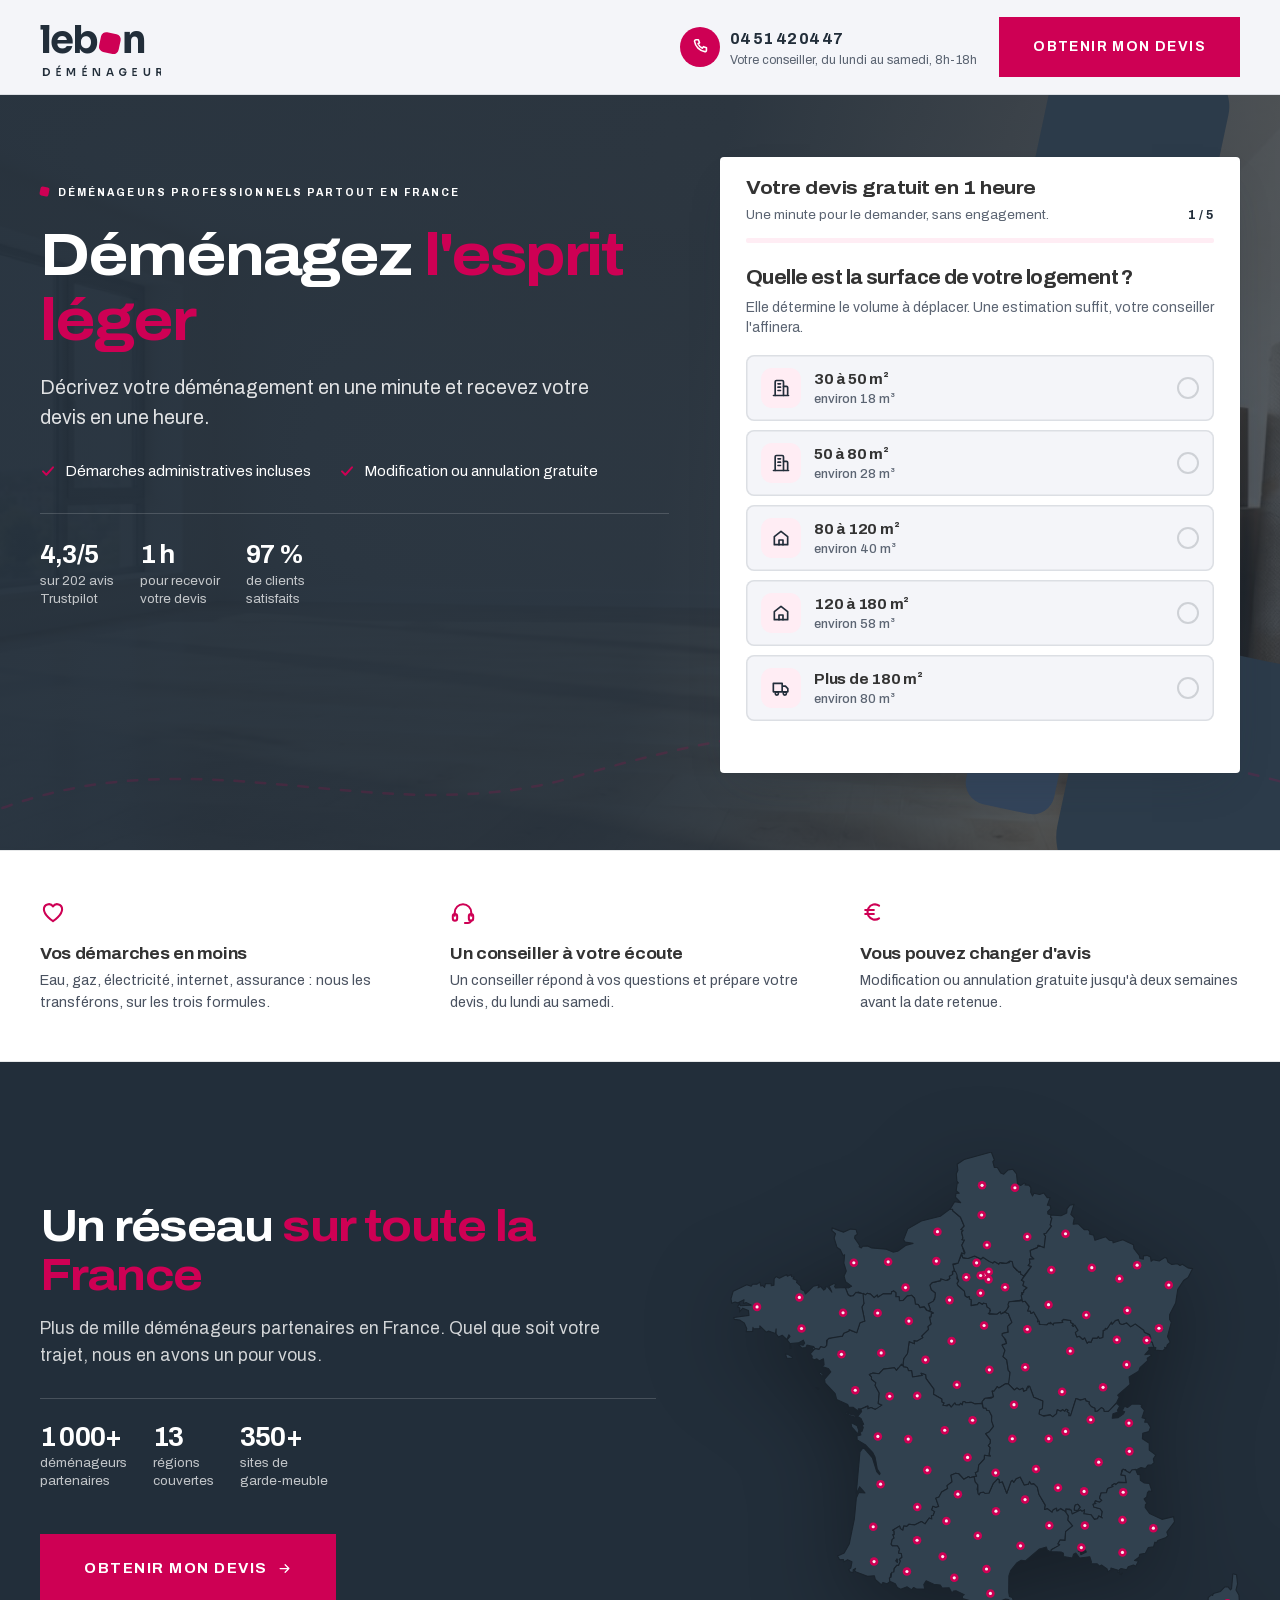
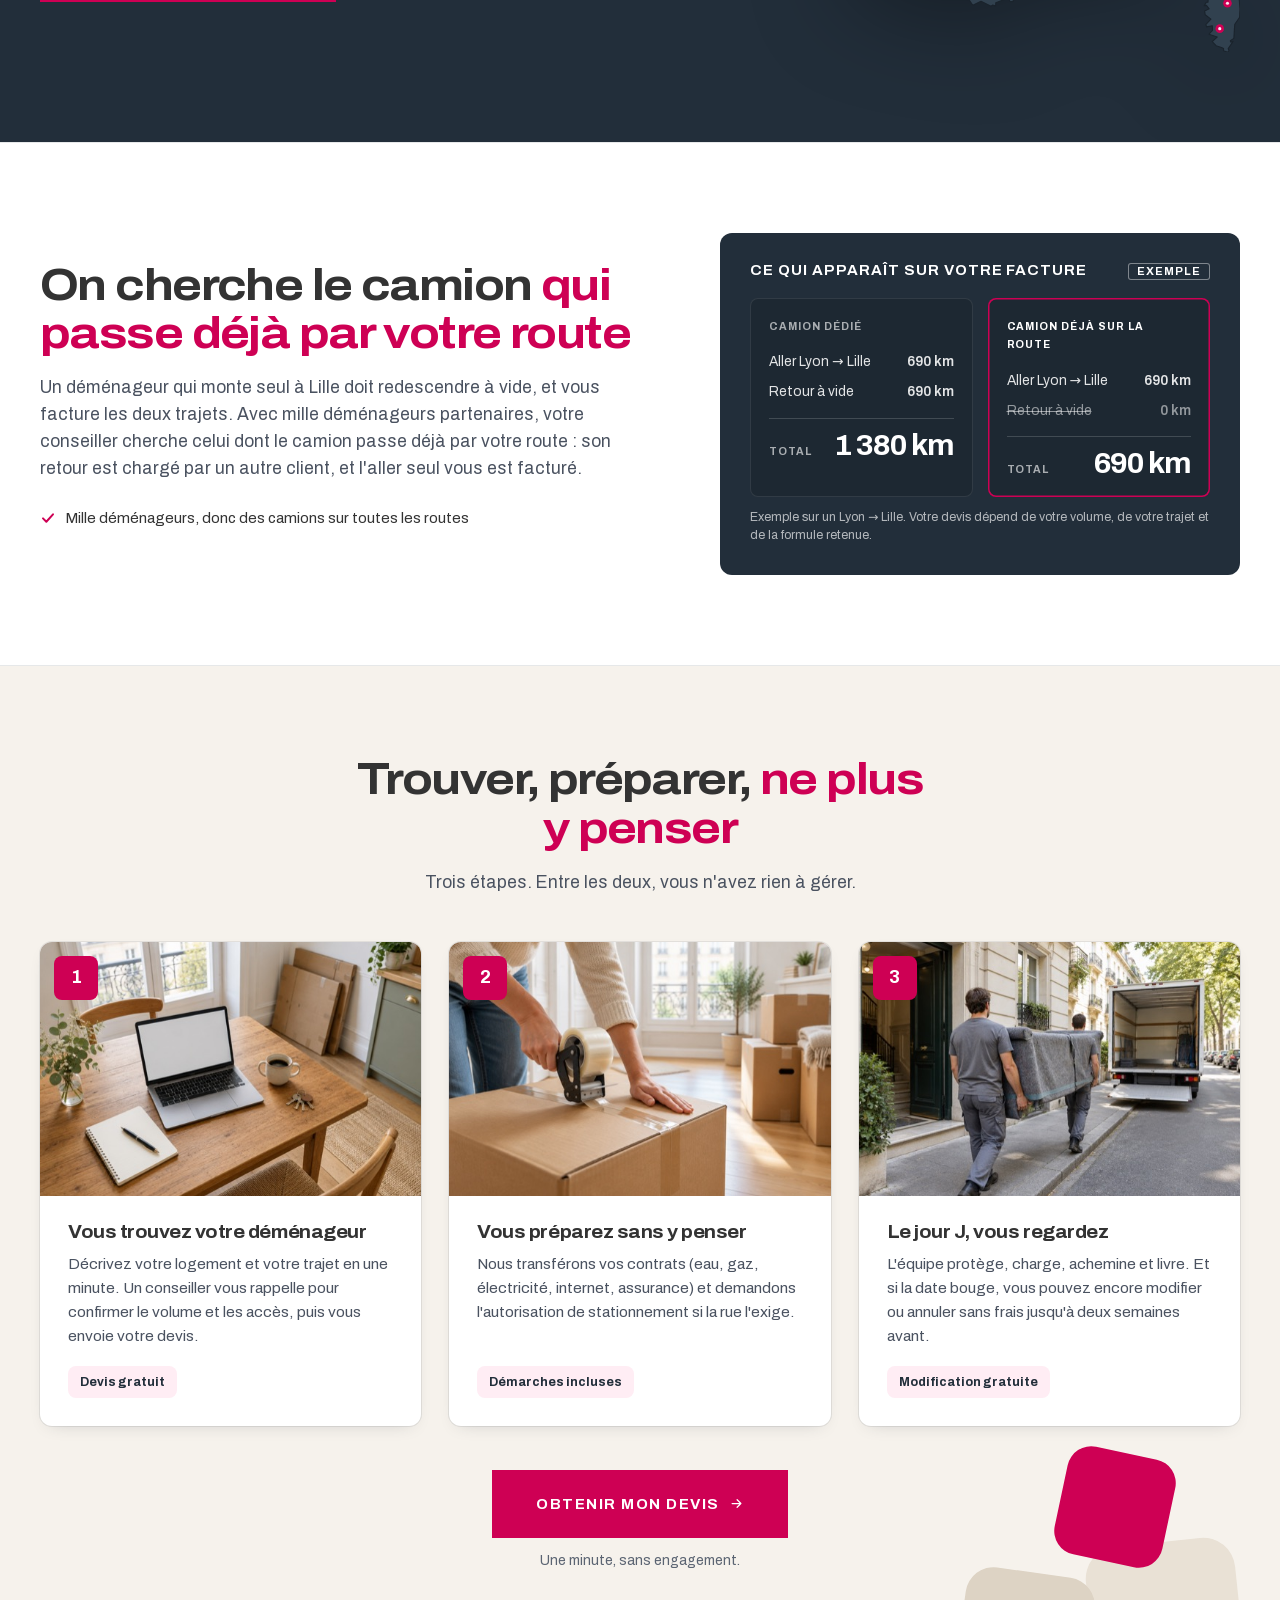
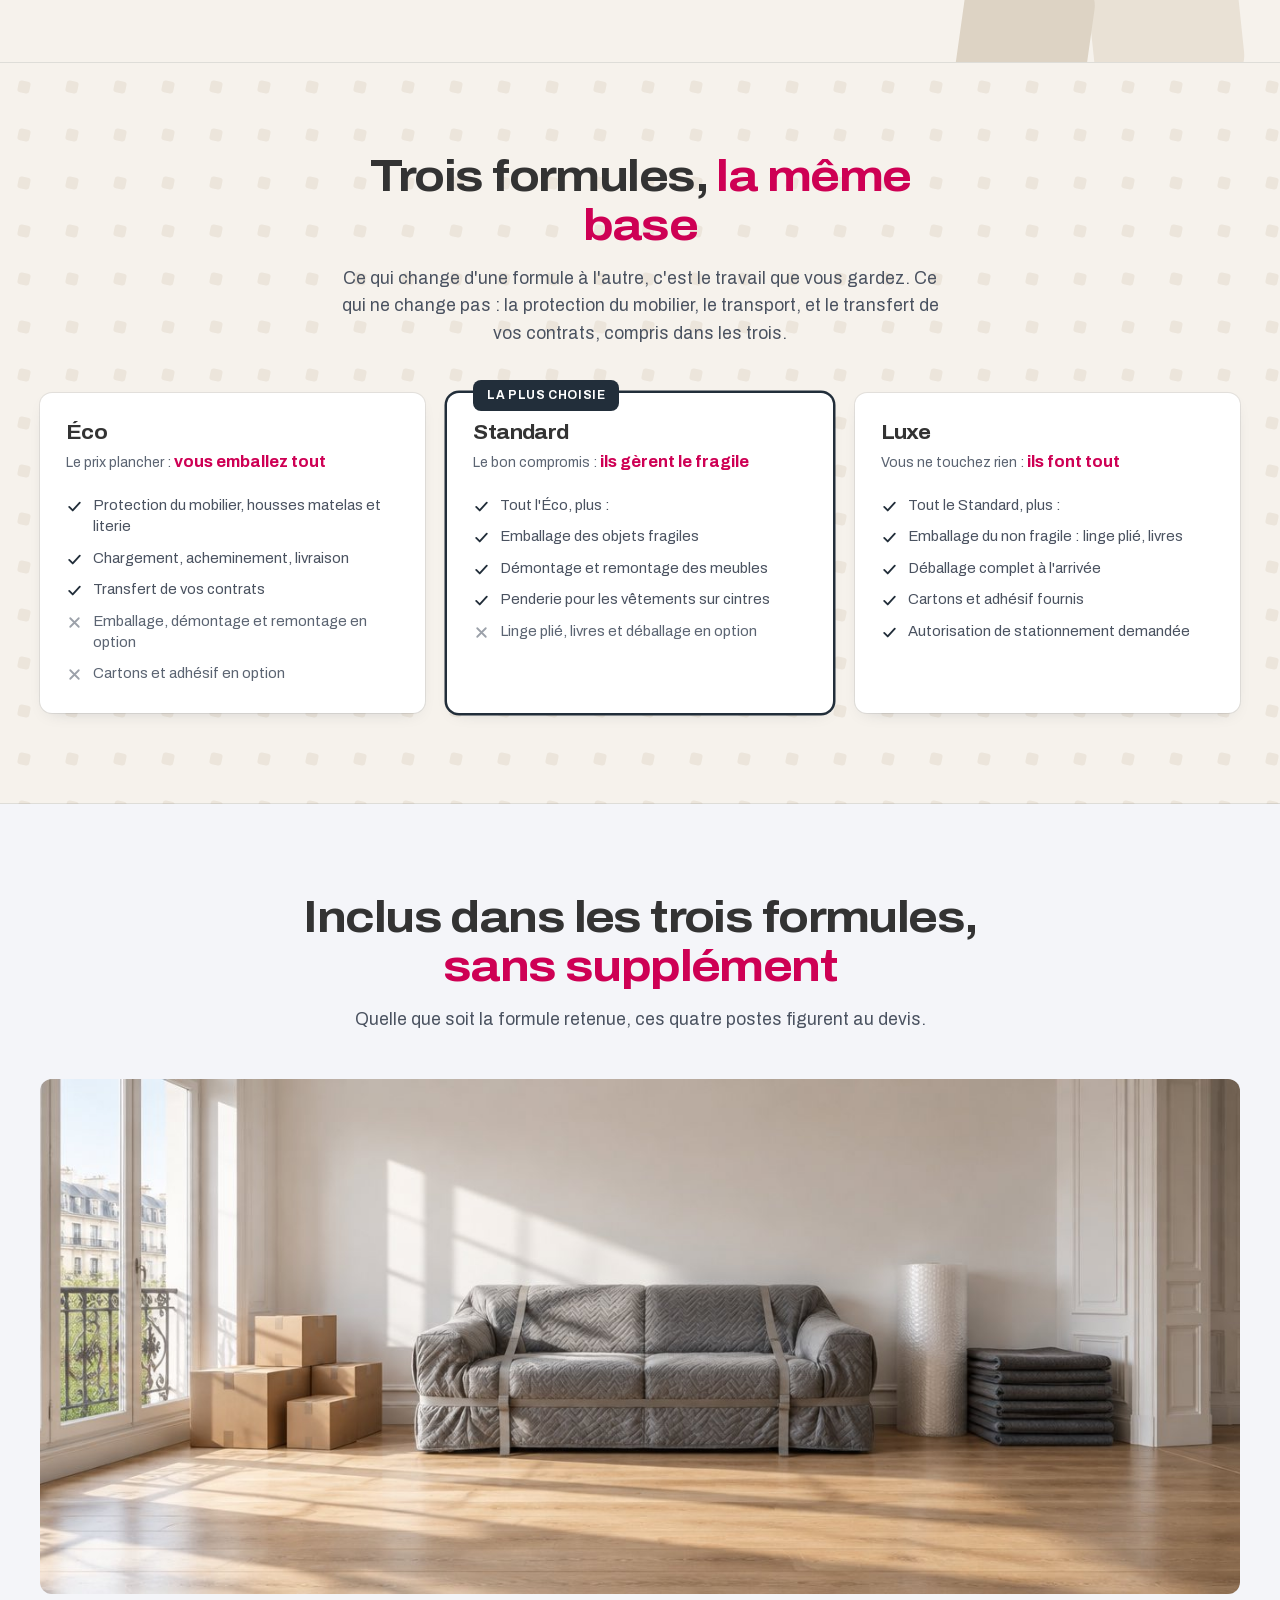
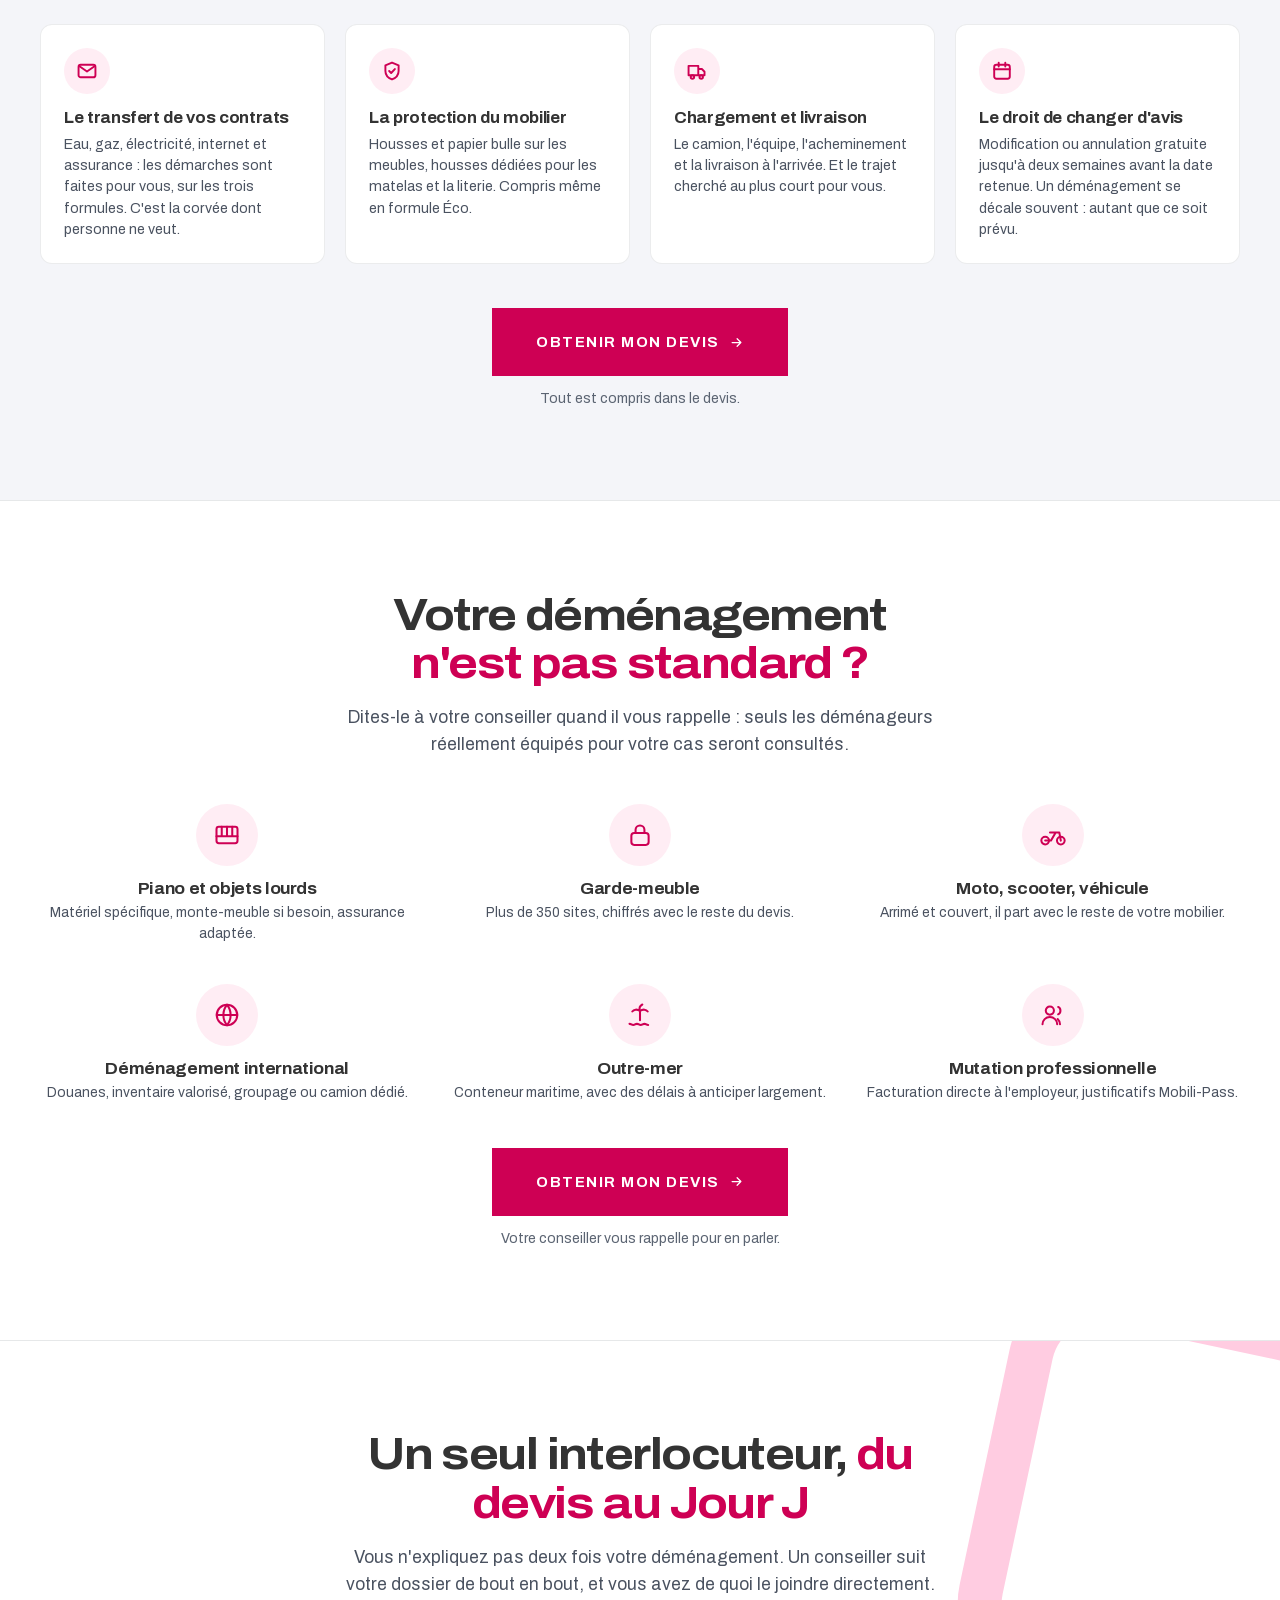
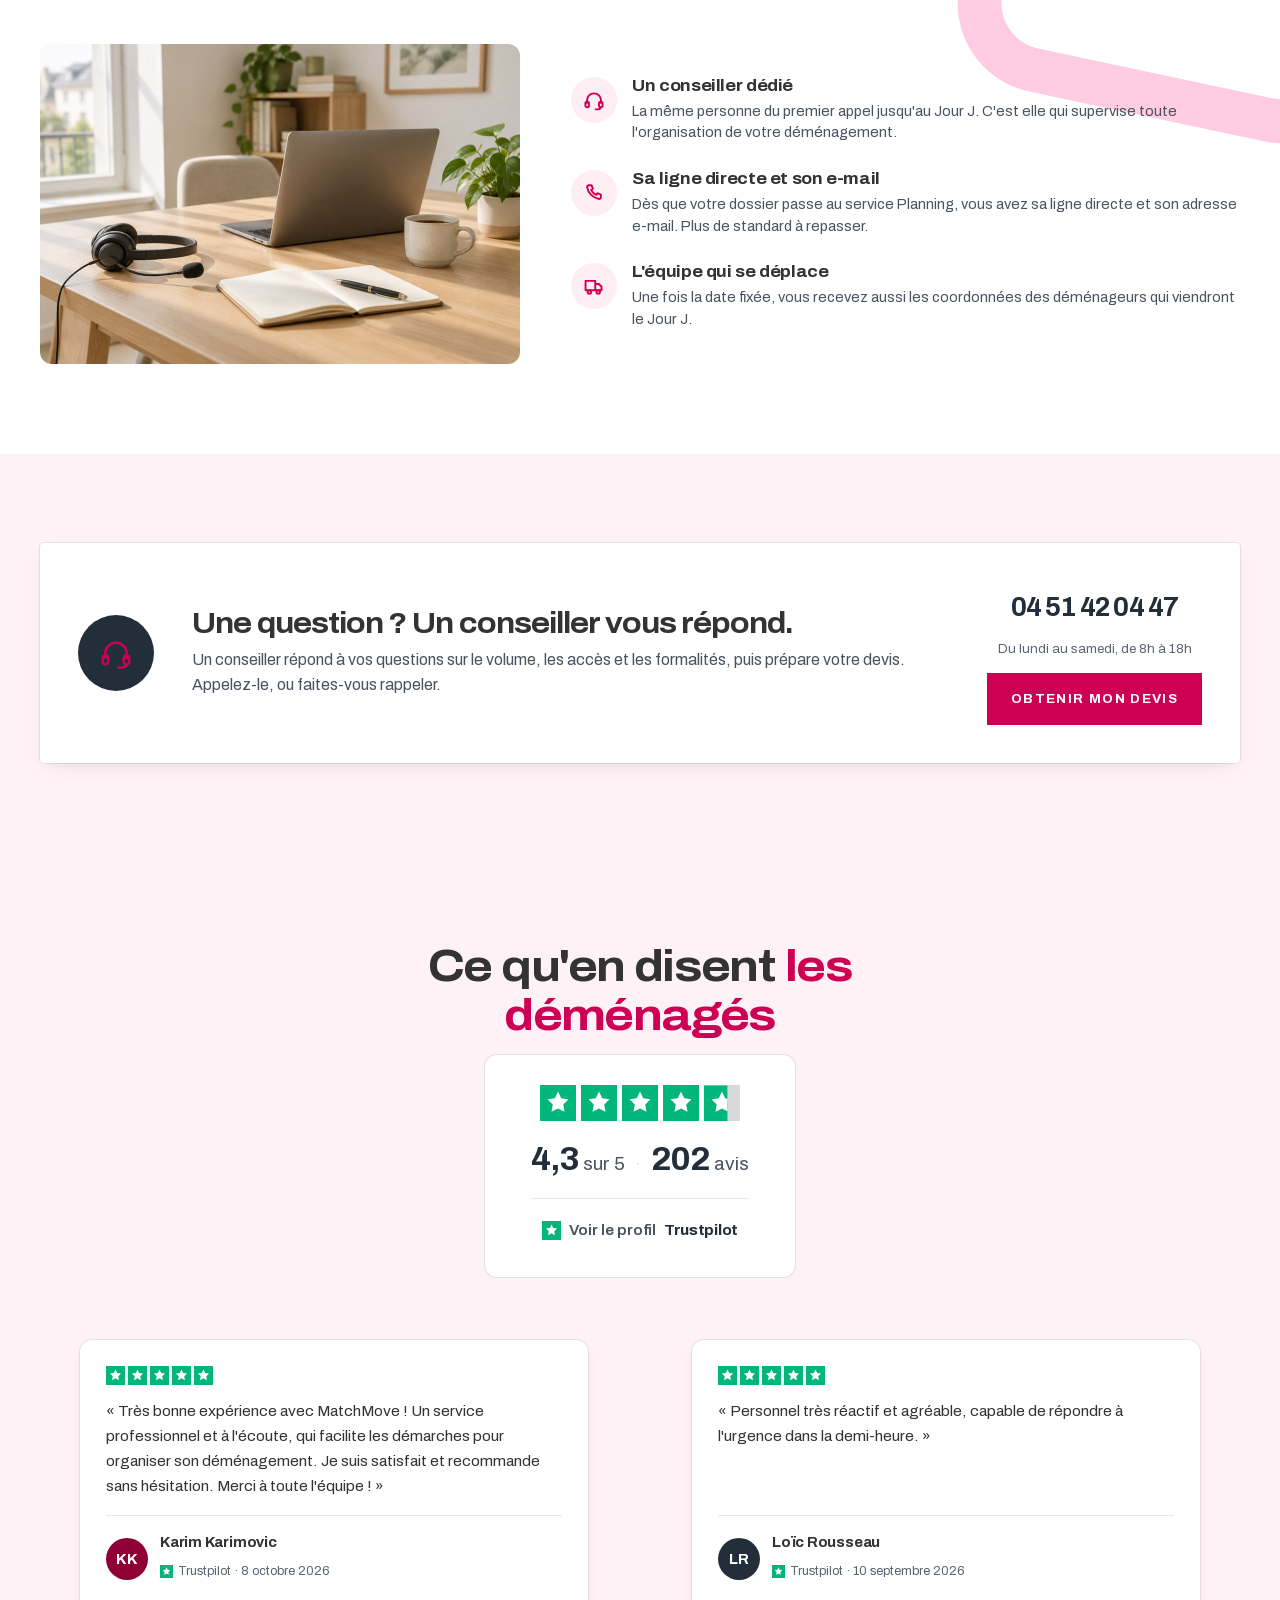
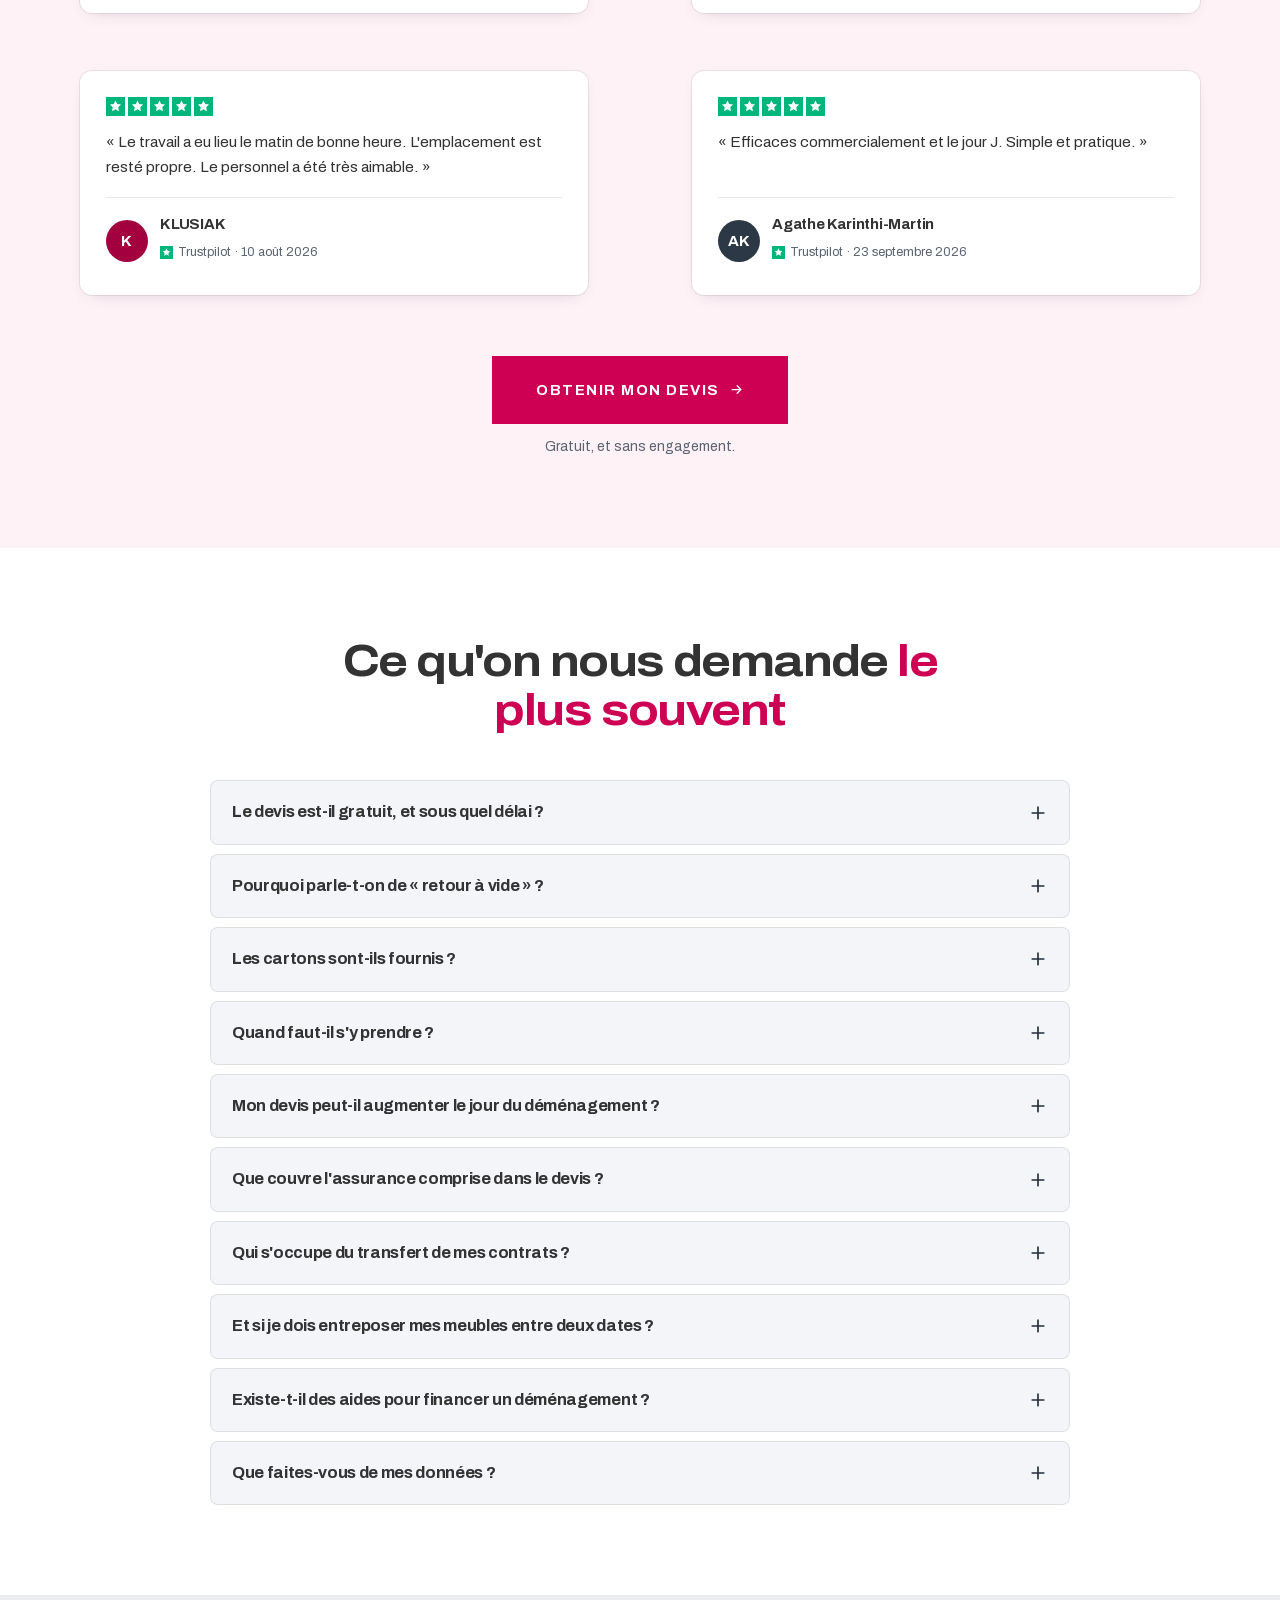
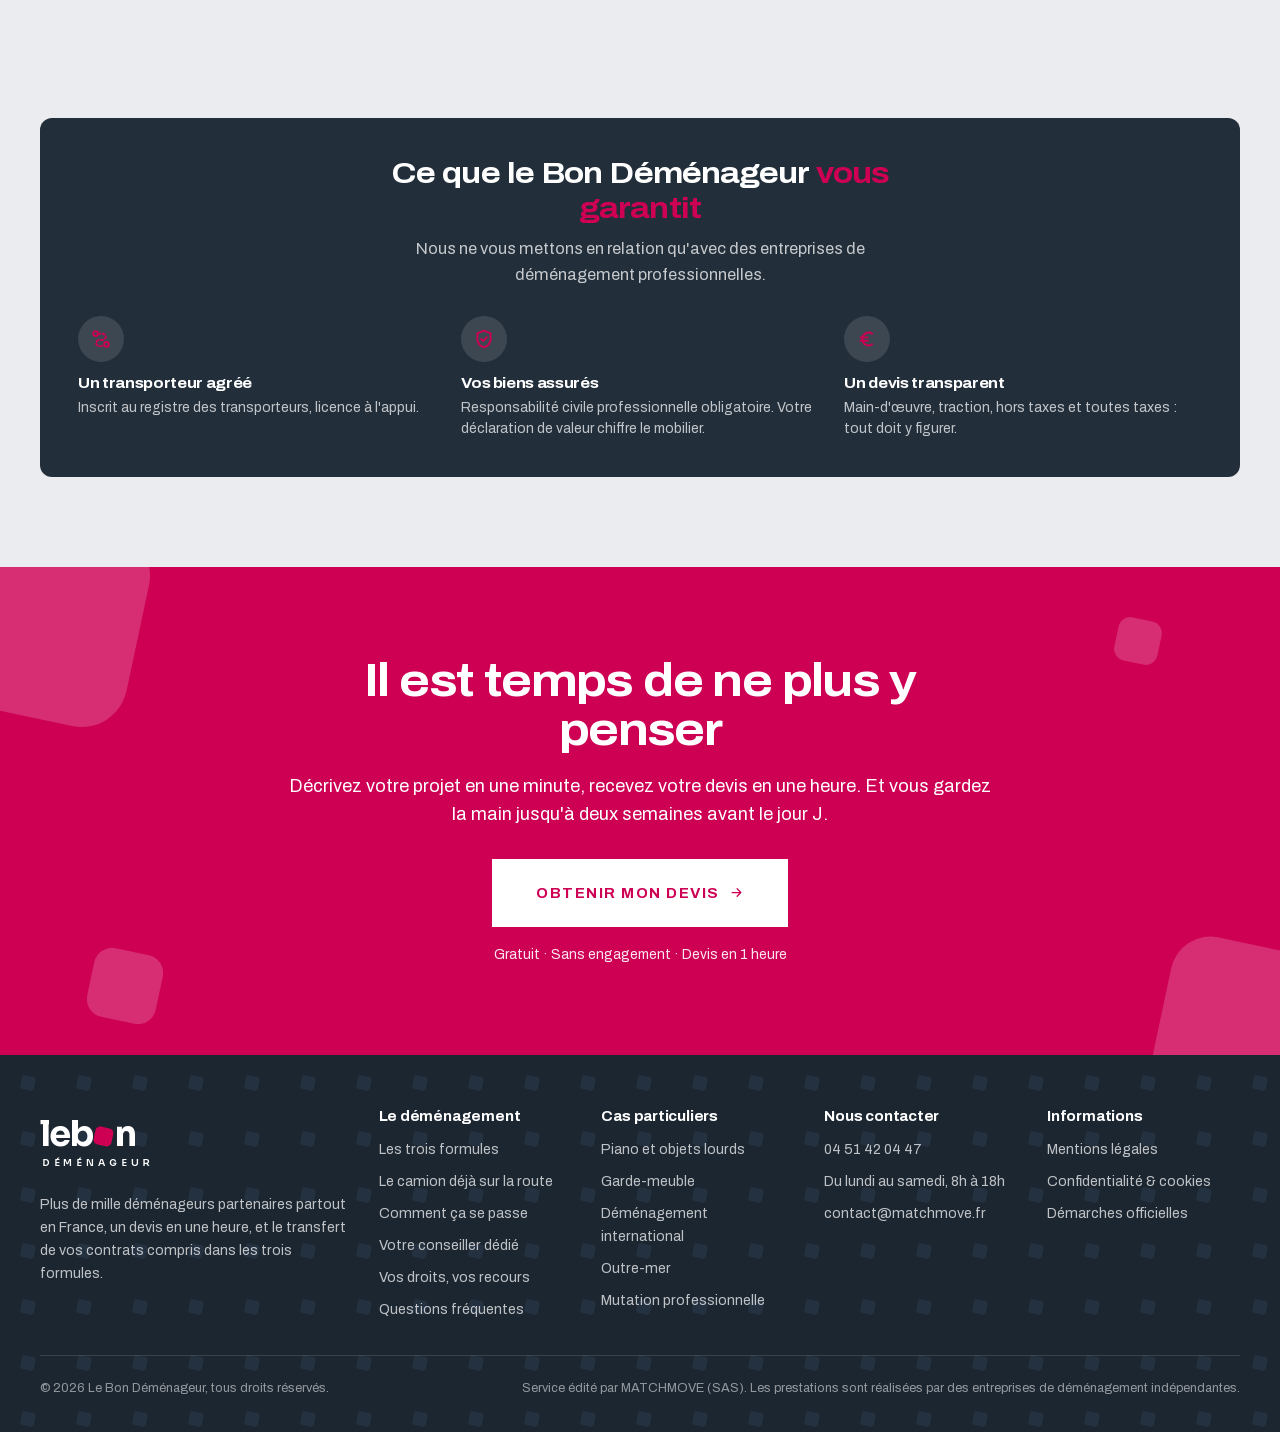
<file: index.html>
<!doctype html>
<html lang="fr">
<head>
<meta charset="utf-8">
<meta name="viewport" content="width=device-width, initial-scale=1, viewport-fit=cover">
<title>Déménagement : votre devis gratuit en 1 heure · Le Bon Déménageur</title>
<meta name="description" content="Décrivez votre déménagement en 1 minute, recevez votre devis en 1 heure. Plus de 1 000 déménageurs partenaires, démarches administratives incluses, annulation gratuite jusqu'à 2 semaines avant.">
<meta name="theme-color" content="#222E3A">
<link rel="icon" href="img/favicon.svg?v=2" type="image/svg+xml">
<!-- Le domaine est lebondéménageur.com, soit xn--lebondmnageur-ghbb.com en
     punycode. C'est la forme ASCII qui est écrite ici : les robots
     d'indexation et les scrapeurs de réseaux sociaux la traitent tous, la
     forme accentuée non. Google réaffiche l'accentuée dans ses résultats. -->
<link rel="canonical" href="https://xn--lebondmnageur-ghbb.com/">
<meta property="og:url" content="https://xn--lebondmnageur-ghbb.com/">

<meta property="og:type" content="website">
<meta property="og:locale" content="fr_FR">
<meta property="og:site_name" content="Le Bon Déménageur">
<meta property="og:title" content="Déménagez l'esprit léger">
<meta property="og:description" content="Votre devis en 1 heure. Plus de 1 000 déménageurs partenaires, démarches administratives incluses, annulation gratuite jusqu'à 2 semaines avant le jour J.">

<!-- Les deux polices du hero sont préchargées : elles portent le H1 et le
     formulaire, soit tout ce qui est visible au premier écran. Le reste de la
     page n'utilise aucune autre fonte. -->
<link rel="preload" href="fonts/archivo-latin.woff2" as="font" type="font/woff2" crossorigin>

<!-- IwlCMP : consent defaults (NE PAS deplacer, doit preceder GTM) -->
<script>
window.dataLayer=window.dataLayer||[];function gtag(){dataLayer.push(arguments);}
gtag('consent','default',{ad_storage:'denied',ad_user_data:'denied',
ad_personalization:'denied',analytics_storage:'denied',functionality_storage:'denied',
personalization_storage:'denied',security_storage:'granted',wait_for_update:500});
gtag('set','url_passthrough',true);gtag('set','ads_data_redaction',true);
</script>
<script src="https://cmp.iwantlead.fr/cmp/v1/cmp.js" data-site-id="qzzmdasx"></script>
<!-- Snippet GTM du client APRES ce bloc -->

<!-- Google Tag Manager — conteneur GTM-TWQ8JV44.
     Il DOIT rester après le bloc IwlCMP ci-dessus : les consentements par
     défaut se déclarent avant que la moindre balise ne parte. -->
<script>(function(w,d,s,l,i){w[l]=w[l]||[];w[l].push({'gtm.start':
new Date().getTime(),event:'gtm.js'});var f=d.getElementsByTagName(s)[0],
j=d.createElement(s),dl=l!='dataLayer'?'&l='+l:'';j.async=true;j.src=
'https://www.googletagmanager.com/gtm.js?id='+i+dl;f.parentNode.insertBefore(j,f);
})(window,document,'script','dataLayer','GTM-TWQ8JV44');</script>
<!-- End Google Tag Manager -->

<style>
/* ──────────────────────────────────────────────────────────────────────────
   CHARTE — Le Bon Déménageur
   Structure relevée sur l'Officiel du Déménagement : un navy ardoise #222E3A
   en ancre et leur magenta #CE0054 en action. La typo s'en écarte :
   Archivo, une seule famille dont l'axe de largeur fait la hiérarchie.
   La charte tient en deux teintes et des gris : le navy et le magenta. Sur
   fond sombre, où le magenta ne tient pas (2,47), c'est sa version claire
   qui prend le relais. Aucune troisième couleur.
   Deux corrections d'accessibilité au passage : leur site pose du blanc sur
   le vert pomme (2,04, illisible) et utilise un gris de texte #8F929B à
   3,11 — remplacé ici par un gris ardoise de la même famille.
   Tous les ratios ci-dessous sont mesurés.
   ────────────────────────────────────────────────────────────────────────── */
:root{
  /* Ancre de marque, relevée telle quelle sur leur site. 13,82 sur blanc,
     et le blanc dessus tient à 13,82 : titres et grands aplats sombres. */
  --nuit:#222E3A;  --nuit-2:#2C3845;  --nuit-3:#19232C;
  /* Leur vert pomme. Fond de bouton UNIQUEMENT, avec l'encre navy dessus
     (6,76). Jamais de blanc dessus, jamais en texte sur fond clair : il
     tombe à 2,04. Sert aussi d'accent sur le navy, où il donne 6,76. */
  /* Action principale, relevée sur leur site. Le blanc dessus donne 5,60 :
     on peut la reprendre telle quelle. */
  --magenta:#CE0054; --magenta-2:#A3003F;
  /* Accent sur fond sombre. Le magenta lui-même n'y tient pas (2,47 sur le
     navy) : c'est donc sa version claire qui prend le relais, à 6,04. Même
     famille chromatique, aucune troisième teinte dans la charte. */
  --rose:#CE0054;
  /* Décoratif seulement : bande du logo, tracés, filets. */
  --rose-2:#ED1D71;
  /* Teintes claires pour les pastilles et les fonds de bloc : l'encre navy y
     tient à 10,90. */
  --rose-pale:#FFEDF4; --rose-brume:#FFF2F7;
  /* Leurs gris d'interface. */
  --gris:#F4F5F9;
  --creme:#F6F2EC; --gris-2:#EBECEF; --white:#fff;
  /* Encre. --ink-3 est le plus clair qui reste lisible en petit texte
     (5,98 sur blanc, 5,49 sur le gris). */
  --ink:#333333; --ink-2:#4A5260; --ink-3:#5B6472;
  --line:rgba(34,46,58,.11); --line-2:rgba(34,46,58,.18);
  --err:#A52539;
  /* L'anneau de focus doit contraster avec le fond qu'il touche. Aucune
     couleur ne tient à la fois sur blanc et sur navy : le vert foncé sert
     sur fond clair, et une règle plus bas bascule sur le vert pomme dans
     les sections sombres. */
  --focus:#A3003F;
  /* Angles presque droits, comme chez eux : 12 px sur les boutons, 4 px sur
     les cartes. Les pastilles arrondies de la version précédente donnaient
     un ton « application », pas « déménageur ». */
  --r-lg:4px; --r-md:12px; --r-sm:8px;
  --ease:cubic-bezier(.32,.72,0,1);
  --shadow:0 18px 44px -22px rgba(34,46,58,.40), 0 0 0 1px rgba(34,46,58,.09);
  --shadow-sm:0 6px 18px -10px rgba(34,46,58,.26), 0 0 0 1px rgba(34,46,58,.09);
  /* Une seule famille pour toute la page. Archivo a un axe de largeur :
     c'est lui, et non un changement de police, qui crée la hiérarchie — titres
     légèrement élargis (112), sur-titres resserrés (88). */
  --font:'Archivo', ui-sans-serif, system-ui, -apple-system, 'Segoe UI', Arial, sans-serif;
  --wrap:1200px;
}

@font-face{font-family:'Archivo';src:url(fonts/archivo-latin.woff2) format('woff2');font-weight:400 700;font-stretch:85% 115%;font-style:normal;font-display:swap;unicode-range:U+0000-00FF,U+0131,U+0152-0153,U+02BB-02BC,U+02C6,U+02DA,U+02DC,U+0304,U+0308,U+0329,U+2000-206F,U+20AC,U+2122,U+2191,U+2193,U+2212,U+2215,U+FEFF,U+FFFD}
@font-face{font-family:'Archivo';src:url(fonts/archivo-latin-ext.woff2) format('woff2');font-weight:400 700;font-stretch:85% 115%;font-style:normal;font-display:swap;unicode-range:U+0100-02BA,U+02BD-02C5,U+02C7-02CC,U+02CE-02D7,U+02DD-02FF,U+0304,U+0308,U+0329,U+1D00-1DBF,U+1E00-1E9F,U+1EF2-1EFF,U+2020,U+20A0-20AB,U+20AD-20C4,U+2113,U+2C60-2C7F,U+A720-A7FF}

*,*::before,*::after{box-sizing:border-box}
html{-webkit-text-size-adjust:100%;scroll-behavior:smooth}
@media (prefers-reduced-motion:reduce){html{scroll-behavior:auto}*,*::before,*::after{animation-duration:.01ms!important;transition-duration:.01ms!important}}
body{margin:0;background:var(--gris);color:var(--ink);font-family:var(--font);font-size:17px;line-height:1.6;-webkit-font-smoothing:antialiased;overflow-x:hidden}
img,svg{max-width:100%}
/* Les titres prennent la largeur étendue d'Archivo : ils gagnent en présence
   sans changer de police ni monter en graisse. */
h1,h2,h3,h4{margin:0;line-height:1.08;letter-spacing:-.035em;font-weight:700;font-stretch:112%}
h3,h4{letter-spacing:-.025em;font-stretch:106%}
p{margin:0}
a{color:inherit}
button{font:inherit;color:inherit}
/* Un seul accent sur fond clair : celui des boutons. Sur fond sombre il
   reste le rose clair, car le magenta n'y tient que 1,99:1 contre le
   voile du hero, soit sous le seuil même pour du grand texte. */
.em{color:var(--magenta)}
.wrap{width:min(100% - 36px, var(--wrap));margin-inline:auto}
.sr{position:absolute;width:1px;height:1px;padding:0;margin:-1px;overflow:hidden;clip:rect(0 0 0 0);white-space:nowrap;border:0}
:where(a,button,input,select,summary,label.opt):focus-visible{outline:3px solid var(--focus);outline-offset:2px;border-radius:8px}
/* Sur le navy, le vert foncé ne ressort pas (2,85) : on bascule sur le vert
   pomme, qui y donne 6,76. */
.hero :focus-visible,.km :focus-visible,.final :focus-visible,.ftr :focus-visible,
.sticky__tel:focus-visible{outline-color:var(--rose)}

/* ── Boutons ─────────────────────────────────────────────────────────────── */
.btn{display:inline-flex;align-items:center;justify-content:center;gap:9px;border:0;cursor:pointer;
  font-weight:700;font-size:14px;letter-spacing:.1em;text-transform:uppercase;
  padding:19px 34px;border-radius:0;font-stretch:100%;
  text-decoration:none;transition:transform .16s var(--ease),background .16s,box-shadow .16s;white-space:nowrap}
.btn:active{transform:translateY(1px) scale(.99)}
/* Le balayage : un reflet oblique qui traverse le bouton au survol. Un seul
   pseudo-élément, animé en transform — rien qui déclenche un recalcul de mise
   en page. */
.btn{position:relative;overflow:hidden;isolation:isolate}
.btn::after{content:"";position:absolute;inset:0;z-index:-1;pointer-events:none;
  background:linear-gradient(100deg,transparent 30%,rgba(255,255,255,.26) 50%,transparent 70%);
  transform:translateX(-120%);transition:transform .6s var(--ease)}
.btn .ico{transition:transform .22s var(--ease)}
/* Action principale : leur magenta, blanc dessus (5,60). */
.btn--cta{background:var(--magenta);color:#fff}
.btn--cta:hover{background:var(--magenta-2)}
/* Action secondaire : le vert pomme ne porte que l'encre navy (2,04 en blanc). */
.btn--nuit{background:var(--nuit);color:#fff}
.btn--nuit:hover{background:var(--nuit-2)}
.btn--ghost{background:transparent;color:var(--nuit);box-shadow:inset 0 0 0 2px var(--line-2)}
.btn--ghost:hover{box-shadow:inset 0 0 0 2px var(--nuit)}
.btn--lg{padding:22px 44px;font-size:15px}
.btn--full{width:100%}
.ico{width:1em;height:1em;fill:none;stroke:currentColor;stroke-width:2;stroke-linecap:round;stroke-linejoin:round;flex:none}

/* ── En-tête ─────────────────────────────────────────────────────────────── */
.hdr{position:relative;z-index:30;background:var(--gris);border-bottom:1px solid var(--line)}
.hdr__in{display:flex;align-items:center;gap:20px;padding:13px 0;justify-content:space-between}
.hdr__logo{display:flex;align-items:center;text-decoration:none}
.hdr__logo img{height:68px;width:auto;display:block}
.hdr__r{display:flex;align-items:center;gap:22px}
.tel{display:flex;align-items:center;gap:10px;text-decoration:none;min-height:44px}
.tel__ico{width:40px;height:40px;border-radius:50%;background:var(--magenta);color:#fff;display:grid;place-items:center;flex:none}
.tel__ico .ico{width:19px;height:19px}
.tel b{display:block;font-size:16px;letter-spacing:-.015em;color:var(--nuit)}
.tel small{display:block;font-size:12.5px;color:var(--ink-3);line-height:1.3}
@media (max-width:900px){.hdr__logo img{height:56px}.tel small{display:none}.hdr .btn{display:none}}
@media (max-width:560px){.tel b{display:none}.hdr__in{padding:11px 0}}

/* ── Hero ────────────────────────────────────────────────────────────────── */
.hero{position:relative;color:#fff;overflow:clip;padding:clamp(34px,5vw,62px) 0 clamp(46px,6vw,78px);
  background:var(--nuit) url(img/hero-900.jpg) center/cover no-repeat}
@media (min-width:901px){.hero{background-image:url(img/hero-1600.jpg)}}
/* Le voile qui rend le blanc lisible par-dessus la photo. Densité calibrée,
   pas estimée : le pixel le plus clair sous le titre est du blanc pur (la
   fenêtre du cliché), et tout se mesure sur ce pire cas.
   Relevé de 93 à 96 % : la photo s'efface davantage, et surtout le rose du
   surtitre y passe de 4,16 à 4,57, au-dessus des 4,5 exigés pour du texte de
   moins de 18,66 px — ce qu'il n'atteignait pas avant. Le blanc du titre y
   monte à 12,25.
   Le voile s'éclaircit à droite, sous la carte du formulaire, où aucun texte
   clair ne repose sur la photo : c'est là qu'on la laisse se voir. */
.hero::before{content:"";position:absolute;inset:0;
  background:linear-gradient(100deg,
    rgba(34,46,58,.96) 0%, rgba(34,46,58,.94) 52%,
    rgba(34,46,58,.84) 74%, rgba(34,46,58,.68) 100%)}
@media (max-width:1000px){
  /* En une seule colonne, le texte traverse toute la largeur : le voile
     redevient uniforme, à la densité mesurée. */
  .hero::before{background:linear-gradient(180deg, rgba(34,46,58,.96), rgba(34,46,58,.94))}
}
.hero__route{position:absolute;left:0;right:0;bottom:-6px;height:190px;opacity:.16;pointer-events:none}
.hero__in{position:relative;z-index:1;display:grid;grid-template-columns:minmax(0,1fr) minmax(0,520px);gap:clamp(28px,4vw,58px);align-items:start}
.hero__copy{padding-top:clamp(4px,2vw,26px)}
/* Sur-titre : un fond et un rayon en faisaient un bouton alors que rien n'y
   est cliquable. Il redevient ce qu'il est — une ligne de texte, tenue par
   son interlettrage et un filet d'accent. */
.eyebrow{display:flex;align-items:center;gap:9px;font-size:11.5px;font-weight:700;
  letter-spacing:.18em;font-stretch:88%;text-transform:uppercase;color:#fff;
  margin-bottom:22px}
.eyebrow .dot{width:9px;height:9px;border-radius:2px;background:var(--rose);flex:none;
  transform:rotate(12deg)}  /* même inclinaison que le carré du logo et que les cartons */
h1{font-size:clamp(35px,5.4vw,60px);letter-spacing:-.035em}
.hero__sub{margin-top:20px;font-size:clamp(16.5px,1.65vw,19.5px);line-height:1.55;color:rgba(255,255,255,.86);max-width:30em}
/* Même remarque : les arguments étaient encadrés comme des boutons. Sans fond
   ni bordure, seule la coche d'accent les signale — et ils se lisent comme la
   liste qu'ils sont. */
.chips{display:flex;flex-wrap:wrap;gap:11px 28px;margin-top:26px;padding:0;list-style:none}
.chips li{display:inline-flex;align-items:center;gap:9px;font-size:15px;font-weight:400}
.chips .ico{width:16px;height:16px;color:var(--rose);stroke-width:3}
.hero__proof{margin-top:30px;padding-top:26px;border-top:1px solid rgba(255,255,255,.16);
  display:grid;grid-template-columns:repeat(3,auto);gap:26px;justify-content:start}
.hero__proof b{display:block;font-size:26px;letter-spacing:-.03em;line-height:1.1}
.hero__proof span{display:block;font-size:13.5px;color:rgba(255,255,255,.72);line-height:1.35;margin-top:3px}
@media (max-width:1000px){
  /* Sous 1000 px le formulaire passerait sous les arguments, soit ~1 200 px
     plus bas : sur mobile il ne serait jamais vu. display:contents fait
     remonter les enfants de .hero__copy au rang d'éléments de grille, ce qui
     permet d'intercaler la carte entre l'accroche et les arguments. */
  .hero__in{grid-template-columns:1fr;text-align:center;row-gap:0}
  .hero__copy{display:contents}
  /* Centré, le sur-titre passe sur deux lignes et son filet se retrouve à
     côté de la première seulement, ce qui déséquilibre le bloc. On le masque :
     l'interlettrage suffit à distinguer la ligne. */
  .eyebrow{order:1;justify-content:center}
  .eyebrow .dot{display:none}
  h1{order:2}
  .hero__sub{order:3;margin-inline:auto;margin-bottom:26px}
  .quiz{order:4;text-align:left}
  .chips{order:5;justify-content:center;margin-top:30px}
  .hero__proof{order:6;justify-content:center;grid-template-columns:repeat(3,1fr);
    max-width:480px;margin-inline:auto;text-align:center;gap:14px}
}
@media (max-width:560px){
  .hero{padding-top:24px}
  h1{font-size:clamp(31px,8.6vw,38px)}
  .hero__sub{font-size:16px;margin-top:16px}
  .eyebrow{margin-bottom:16px;font-size:12.5px;padding:7px 13px}
  .hero__proof b{font-size:21px}
  .hero__proof span{font-size:12px}
}

/* ── Carte formulaire ────────────────────────────────────────────────────── */
.quiz{background:var(--white);color:var(--ink);border-radius:var(--r-lg);box-shadow:var(--shadow);
  position:relative;scroll-margin-top:18px}
.quiz__top{padding:21px 26px 0}
.quiz__ttl{font-size:19px;letter-spacing:-.025em}
.quiz__meta{display:flex;justify-content:space-between;align-items:baseline;gap:12px;margin-top:5px}
.quiz__meta p{font-size:13.5px;color:var(--ink-3)}
.quiz__count{font-size:13px;font-weight:700;color:var(--nuit);font-variant-numeric:tabular-nums;flex:none}
.bar{height:5px;border-radius:2px;background:var(--rose-pale);overflow:hidden;margin-top:13px}
.bar i{display:block;height:100%;width:0;background:var(--magenta);border-radius:2px;transition:width .4s var(--ease)}
.quiz__view{padding:22px 26px 26px}
@media (max-width:560px){.quiz__top{padding:18px 18px 0}.quiz__view{padding:18px}}

.step{display:none;border:0;padding:0;margin:0;min-width:0}
.step.is-on{display:block;animation:in .34s var(--ease) both}
@keyframes in{from{opacity:0;transform:translateX(14px)}to{opacity:1;transform:none}}
.step__q{font-size:21px;font-weight:700;letter-spacing:-.028em;line-height:1.2;padding:0;display:block}
.step__hint{font-size:14px;color:var(--ink-3);margin-top:7px;line-height:1.45}
.opts{display:grid;gap:9px;margin-top:17px}
.opts--2{grid-template-columns:1fr 1fr}
@media (max-width:420px){.opts--2{grid-template-columns:1fr}}
.opt{position:relative;display:flex;align-items:center;gap:13px;padding:13px 15px;border-radius:var(--r-sm);
  background:var(--gris);box-shadow:inset 0 0 0 1.5px var(--line);cursor:pointer;
  transition:box-shadow .15s,background .15s,transform .15s var(--ease)}
.opt:hover{background:var(--rose-brume);box-shadow:inset 0 0 0 1.5px var(--nuit)}
.opt input{position:absolute;opacity:0;width:0;height:0}
.opt__ico{width:40px;height:40px;border-radius:11px;display:grid;place-items:center;flex:none;background:var(--rose-pale);color:var(--nuit)}
.opt__ico .ico{width:20px;height:20px}
.opt__txt{flex:1;font-weight:700;font-size:15.5px;letter-spacing:-.015em;line-height:1.25;min-width:0}
.opt__txt small{display:block;font-weight:500;font-size:13px;color:var(--ink-3);margin-top:2px;letter-spacing:0}
.opt__tick{width:22px;height:22px;border-radius:50%;flex:none;box-shadow:inset 0 0 0 2px var(--line-2);display:grid;place-items:center}
.opt__tick svg{width:13px;height:13px;fill:none;stroke:#fff;stroke-width:3;stroke-linecap:round;stroke-linejoin:round;opacity:0;transition:opacity .15s}
.opt input:checked ~ .opt__tick{background:var(--nuit);box-shadow:none}
.opt input:checked ~ .opt__tick svg{opacity:1}
.opt:has(input:checked){background:var(--rose-brume);box-shadow:inset 0 0 0 2px var(--nuit)}
.opt input:focus-visible ~ .opt__tick{outline:3px solid var(--focus);outline-offset:2px}

.grid2{display:grid;grid-template-columns:1fr 1fr;gap:11px;margin-top:17px}
.grid2--cp{grid-template-columns:128px 1fr}
@media (max-width:460px){.grid2,.grid2--cp{grid-template-columns:1fr}}
.field{display:flex;flex-direction:column;gap:5px;min-width:0;position:relative}
/* Suggestions d'adresse. La liste se superpose aux champs suivants et au
   panneau de projet : elle doit passer au-dessus, et ne jamais pousser le
   formulaire vers le bas pendant la frappe. */
.ac{position:absolute;top:100%;left:0;right:0;z-index:30;margin-top:5px;list-style:none;
  background:var(--white);border-radius:var(--r-sm);overflow:hidden auto;max-height:264px;
  overscroll-behavior:contain;box-shadow:0 0 0 1px var(--line-2),0 16px 34px -16px rgba(34,46,58,.55)}
.ac li{padding:10px 13px;font-size:14.5px;line-height:1.3;cursor:pointer;
  border-top:1px solid var(--line)}
.ac li:first-child{border-top:0}
.ac li small{display:block;font-size:12.6px;color:var(--ink-3);margin-top:2px}
.ac li[aria-selected="true"]{background:var(--rose-brume);box-shadow:inset 2.5px 0 0 var(--magenta)}
@media (hover:hover) and (pointer:fine){.ac li:hover{background:var(--rose-brume)}}
.field label{font-size:13px;font-weight:700;color:var(--ink-2);letter-spacing:-.005em}
.field input,.field select{width:100%;padding:13px 14px;border-radius:var(--r-sm);border:1.5px solid var(--line-2);
  background:var(--white);font:inherit;font-size:16px;color:var(--ink);transition:border-color .15s,box-shadow .15s}
.field input:focus,.field select:focus{outline:0;border-color:var(--nuit);box-shadow:0 0 0 3px var(--rose-pale)}
.field input[aria-invalid="true"],.field select[aria-invalid="true"]{border-color:var(--err);box-shadow:0 0 0 3px rgba(179,38,30,.13)}
.field select{appearance:none;cursor:pointer;padding-right:40px;
  background-image:url("data:image/svg+xml,%3Csvg xmlns='http://www.w3.org/2000/svg' viewBox='0 0 24 24' fill='none' stroke='%234C5551' stroke-width='2.4' stroke-linecap='round'%3E%3Cpath d='M6 9l6 6 6-6'/%3E%3C/svg%3E");
  background-repeat:no-repeat;background-position:right 13px center;background-size:17px}
/* Safari iOS donne aux champs date une hauteur intrinsèque plus faible que
   celle des autres champs et les aligne en haut : on la force pour que la
   ligne garde la même assise que les codes postaux au-dessus. */
.field input[type=date]{min-height:51px;appearance:none;-webkit-appearance:none;display:block}
.field input[type=date]::-webkit-date-and-time-value{text-align:left;margin:0}
.field input[type=date]::-webkit-calendar-picker-indicator{opacity:.55;cursor:pointer}
.field input[type=date]:hover::-webkit-calendar-picker-indicator{opacity:1}
.tel-f{display:flex;align-items:stretch}
.tel-f .cc{display:grid;place-items:center;padding:0 13px;border:1.5px solid var(--line-2);border-right:0;
  border-radius:var(--r-sm) 0 0 var(--r-sm);background:var(--gris);font-weight:700;font-size:15px;color:var(--ink-2)}
.tel-f input{border-radius:0 var(--r-sm) var(--r-sm) 0}
.note{font-size:13px;margin-top:9px;color:var(--ink-3);line-height:1.45;min-height:1px}
.note.bad{color:var(--err);font-weight:600}
.note.ok{color:var(--nuit);font-weight:600}
.communes{display:flex;flex-wrap:wrap;gap:7px;margin-top:11px}
.communes:empty{margin:0}
.cmn{border:1.5px solid var(--line-2);background:var(--white);border-radius:var(--r-sm);padding:8px 14px;
  font-size:14px;font-weight:600;cursor:pointer;transition:.14s}
.cmn:hover{border-color:var(--nuit);background:var(--rose-brume)}
.cmn[aria-pressed="true"]{background:var(--nuit);border-color:var(--nuit);color:#fff}
.acts{display:flex;gap:10px;margin-top:19px}
.acts .btn{flex:1}
.consent{display:flex;gap:12px;align-items:flex-start;margin-top:17px;padding:14px;border-radius:var(--r-sm);
  background:var(--gris);cursor:pointer}
.consent p{font-size:12.6px;color:var(--ink-2);line-height:1.45}
.sw{position:relative;flex:none;width:44px;height:26px;border-radius:999px;background:var(--line-2);
  box-shadow:inset 0 0 0 1.5px var(--magenta);transition:background .18s,box-shadow .18s}
.sw input{position:absolute;opacity:0;width:0;height:0}
.sw span{position:absolute;top:3px;left:3px;width:20px;height:20px;border-radius:50%;background:#fff;
  box-shadow:0 1px 3px rgba(0,0,0,.26);transition:transform .2s var(--ease)}
.sw:has(input:checked){background:var(--nuit);box-shadow:inset 0 0 0 1.5px var(--rose)}
.sw:has(input:checked) span{transform:translateX(18px)}
.sw:has(input:focus-visible){outline:3px solid var(--focus);outline-offset:2px}
.back{background:0;border:0;padding:12px 4px;margin-top:8px;cursor:pointer;color:var(--ink-3);
  font-size:13.5px;font-weight:600;display:inline-flex;align-items:center;gap:6px}
.back:hover{color:var(--nuit)}
.back .ico{width:15px;height:15px}
.hp{position:absolute;left:-9999px;width:1px;height:1px;opacity:0}
.quiz__foot{padding:0 26px 22px;display:flex;align-items:center;gap:9px;font-size:12.4px;color:var(--ink-3)}
.quiz__foot .ico{width:15px;height:15px;color:var(--nuit);flex:none}
@media (max-width:560px){.quiz__foot{padding:0 18px 18px}}

/* Panneau d'estimation — l'argument qui fait finir le formulaire : le
   visiteur voit son chiffre avant de donner ses coordonnées. */
.est{margin-top:16px;border-radius:var(--r-md);background:var(--nuit);color:#fff;padding:17px 19px;display:none}
.est.is-on{display:block;animation:in .36s var(--ease) both}
.est__h{font-size:12px;font-weight:700;text-transform:uppercase;letter-spacing:.07em;color:var(--rose);display:flex;align-items:center;gap:7px}
.est__h .ico{width:14px;height:14px;stroke-width:2.6}
.est__row{display:flex;align-items:baseline;gap:9px;flex-wrap:wrap;margin-top:9px}
.est__v{font-size:28px;font-weight:700;letter-spacing:-.035em;font-variant-numeric:tabular-nums;line-height:1.05}
.est__u{font-size:14px;color:rgba(255,255,255,.75);font-weight:600}
.est__d{font-size:13px;color:rgba(255,255,255,.78);margin-top:8px;line-height:1.45;display:flex;align-items:flex-start;gap:7px}
.est__d .ico{width:14px;height:14px;margin-top:3px;flex:none;color:var(--rose)}

/* ── Rubans et sections ──────────────────────────────────────────────────── */
section{padding:clamp(54px,7vw,92px) 0}
.sec-h{max-width:min(600px,100%);margin-bottom:clamp(30px,4vw,46px)}
.incl .sec-h{max-width:min(760px,100%)}
.sec-h.ctr{margin-inline:auto;text-align:center}
.sec-h h2{font-size:clamp(28px,3.9vw,45px)}
/* Un seul accent de titre sur toute la page, celui des boutons, y compris
   sur fond sombre.
   ⚠ Contrastes mesurés du magenta #CE0054 : 1,99:1 contre le voile du hero
   et 2,47:1 sur le bleu nuit, là où 3:1 est attendu pour du grand texte.
   Choix assumé du client, consigné ici : si l'accessibilité devait primer,
   c'est --rose (#CE0054, respectivement 4,57 et 5,16) qu'il faudrait
   reprendre sur les quatre titres à fond sombre — hero, carte de France,
   panneau des garanties, section finale. */
.sec-h h2 .em{color:var(--magenta)}
.sec-h p{margin-top:16px;font-size:17.5px;color:var(--ink-2);line-height:1.55}

.band{background:var(--white);border-block:1px solid var(--line);padding:clamp(34px,4vw,48px) 0}
.band__g{display:grid;grid-template-columns:repeat(3,1fr);gap:clamp(18px,2.4vw,34px)}
.band__i .ico{width:26px;height:26px;color:var(--magenta);stroke-width:1.9}
.band__i h3{font-size:16.5px;margin-top:12px;letter-spacing:-.022em}
.band__i p{font-size:14.5px;color:var(--ink-2);margin-top:7px;line-height:1.5}
@media (max-width:860px){.band__g{grid-template-columns:1fr 1fr;gap:26px}}
@media (max-width:520px){.band__g{grid-template-columns:1fr}}

/* Carte du réseau */
.carte{background:var(--nuit);color:#fff;overflow:clip}
.carte__in{display:grid;grid-template-columns:minmax(0,1fr) minmax(0,520px);
  gap:clamp(30px,5vw,70px);align-items:center}
.carte__wrap{filter:drop-shadow(0 24px 48px rgba(0,0,0,.35))}
.carte__svg{width:100%;height:auto;display:block}
.carte__reg path{fill:#31414F;stroke:#1A232C;stroke-width:1.2;stroke-linejoin:round;
  transition:fill .22s var(--ease)}
/* Les pastilles ne doivent pas intercepter le pointeur, sinon elles
   trouveraient le survol à la place de la région qui les porte. */
.carte__pins{pointer-events:none}
.pin__o{fill:var(--magenta)}
.pin__i{fill:#fff;opacity:.92}
.carte__st{display:grid;grid-template-columns:repeat(3,auto);gap:26px;justify-content:start;
  margin-top:28px;padding-top:24px;border-top:1px solid rgba(255,255,255,.17)}
.carte__st b{display:block;font-size:27px;letter-spacing:-.03em;line-height:1.05}
.carte__st span{display:block;font-size:13.5px;color:rgba(255,255,255,.72);line-height:1.35;margin-top:3px}
.carte .sec-h p{color:rgba(255,255,255,.8)}
@media (max-width:950px){
  .carte__in{grid-template-columns:1fr}
  /* La carte passe sous le texte et se recentre, bornée pour ne pas écraser
     la section sur les grands téléphones. */
  .carte__svg{max-width:420px;margin-inline:auto}
  .carte__st{justify-content:center;text-align:center;grid-template-columns:repeat(3,1fr)}
}
@media (max-width:560px){
  .carte__st{gap:14px}
  .carte__st b{font-size:21px}
  .carte__st span{font-size:12px}
}

/* Étapes */
.steps{display:grid;grid-template-columns:repeat(3,1fr);gap:clamp(16px,2.4vw,28px);counter-reset:s}
.stp{background:var(--white);border-radius:var(--r-md);box-shadow:var(--shadow-sm);
  position:relative;counter-increment:s;overflow:hidden;display:flex;flex-direction:column}
/* L'image coiffe la carte, à ratio constant pour que les trois s'alignent
   quelle que soit la longueur du texte. */
.stp__img{aspect-ratio:3/2;overflow:hidden;background:var(--gris-2)}
.stp__img img{width:100%;height:100%;object-fit:cover;display:block}
.stp__c{padding:26px 28px 28px;display:flex;flex-direction:column;flex:1}
.stp::before{content:counter(s);position:absolute;top:14px;left:14px;z-index:2;width:44px;height:44px;border-radius:var(--r-sm);
  background:var(--magenta);color:#fff;display:grid;place-items:center;font-weight:700;font-size:18px;
  box-shadow:none}
.stp h3{font-size:19px;letter-spacing:-.025em}
.stp p{font-size:15.5px;color:var(--ink-2);margin-top:9px;margin-bottom:18px;line-height:1.55}
.stp .tag{display:inline-block;margin-top:auto;align-self:flex-start;font-size:12.5px;font-weight:700;color:var(--nuit);
  background:var(--rose-pale);padding:6px 12px;border-radius:var(--r-sm)}
@media (max-width:860px){.steps{grid-template-columns:1fr;gap:22px}}

/* Formules */
.forms{display:grid;grid-template-columns:repeat(3,1fr);gap:clamp(14px,2vw,22px);align-items:start}
.frm{background:var(--white);border-radius:var(--r-md);padding:28px 26px;box-shadow:var(--shadow-sm);position:relative;height:100%}
.frm--hi{box-shadow:0 0 0 2.5px var(--nuit),var(--shadow-sm)}
.frm__flag{position:absolute;top:-13px;left:26px;background:var(--nuit);color:#fff;font-size:12px;font-weight:700;
  transition:background .22s;
  letter-spacing:.05em;text-transform:uppercase;padding:6px 14px;border-radius:var(--r-sm)}
.frm h3{font-size:21px;letter-spacing:-.028em}
.frm__p{font-size:14px;color:var(--ink-3);margin-top:6px}
.frm__p b{color:var(--magenta);font-size:16.5px;font-weight:700}
.frm ul{list-style:none;padding:0;margin:19px 0 0;display:grid;gap:10px}
.frm li{display:flex;gap:10px;font-size:14.8px;line-height:1.45;color:var(--ink-2)}
.frm li .ico{width:17px;height:17px;flex:none;margin-top:3px;color:var(--nuit);stroke-width:2.6}
.frm li.no{color:var(--ink-3)}
.frm li.no .ico{color:var(--ink-3);opacity:.6}
@media (max-width:900px){.forms{grid-template-columns:1fr}.frm{height:auto}}

/* Inclus */
.incl{background:var(--gris)}
/* Bandeau panoramique : la section support occupe déjà le deux-colonnes et la
   galerie les trois vignettes — une troisième disposition évite que les
   sections imagées se mettent à se ressembler à leur tour. Le recadrage est
   fait par la CSS, mais le fichier est déjà panoramique (1344×576) : à 1200 px
   de large le bandeau n'étire rien. Sur écran étroit le cadre se resserre un
   peu, jamais jusqu'au carré — le canapé est au centre et doit y rester. */
.incl__f{aspect-ratio:2.33/1;overflow:hidden;border-radius:var(--r-md);
  margin-bottom:clamp(20px,2.6vw,30px);background:var(--gris-2)}
.incl__f img{width:100%;height:100%;object-fit:cover;object-position:center;display:block}
@media (max-width:700px){.incl__f{aspect-ratio:1.9/1}}
.incl__g{display:grid;grid-template-columns:repeat(4,1fr);gap:clamp(14px,2vw,20px)}
.inc{background:var(--white);border-radius:var(--r-md);padding:24px;box-shadow:inset 0 0 0 1px rgba(34,46,58,.09)}
.med{display:grid;place-items:center;width:46px;height:46px;border-radius:50%;flex:none}
.med .ico{width:22px;height:22px;stroke-width:2.1}
.med--rose{background:var(--rose-pale);color:var(--magenta)}
.med--nuit{background:var(--nuit);color:var(--rose)}
.med--clair{background:rgba(255,255,255,.12);color:var(--rose)}
.inc h3{font-size:16px;margin-top:15px;letter-spacing:-.022em}
.inc p{font-size:14.2px;color:var(--ink-2);margin-top:7px;line-height:1.5}
.incl__g--3{grid-template-columns:repeat(3,1fr)}
/* Support : une photo plutôt qu'une quatrième grille de cartes. C'est la
   section la plus humaine de la page, autant qu'elle le montre. */
.sup__in{display:grid;grid-template-columns:minmax(0,480px) minmax(0,1fr);
  gap:clamp(26px,4vw,56px);align-items:center}
.sup__img{aspect-ratio:3/2;overflow:hidden;border-radius:var(--r-md);background:var(--gris-2)}
.sup__img img{width:100%;height:100%;object-fit:cover;display:block}
.sup__l{display:grid;gap:clamp(18px,2.4vw,26px)}
.sup__i{display:flex;gap:15px;align-items:flex-start}
.sup__i h3{font-size:17px;letter-spacing:-.022em}
.sup__i p{font-size:14.6px;color:var(--ink-2);margin-top:5px;line-height:1.5}
@media (max-width:950px){.sup__in{grid-template-columns:1fr}}
/* Le cadre réglementaire tient dans un panneau sombre au sein de la galerie
   plutôt que dans une section à part : c'est le même sujet — ce que recouvre
   vraiment une prestation — et la page gagne une section de moins. Le fond
   sombre reste, c'est lui qui donne le rythme après une suite de sections
   claires. */
.regl{margin-top:clamp(24px,3vw,34px);background:var(--nuit);color:#fff;
  border-radius:var(--r-md);padding:clamp(24px,3.4vw,38px);scroll-margin-top:22px}
.regl__h{max-width:54ch;margin-inline:auto;text-align:center;margin-bottom:clamp(20px,2.6vw,28px)}
.regl__h h2{font-size:clamp(21px,2.6vw,30px);letter-spacing:-.03em;line-height:1.15}
/* Le magenta ne tient que 2,47:1 sur le bleu nuit, sous les 3:1 exigés même
   en grand texte. L'accent passe au rose : 5,16:1. */
.regl__h p{margin-top:11px;font-size:16.5px;color:rgba(255,255,255,.74);line-height:1.55}
.regl__g{display:grid;grid-template-columns:repeat(3,1fr);gap:clamp(16px,2vw,26px)}
.regl__i h3{font-size:15.5px;margin-top:13px;letter-spacing:-.022em}
.regl__i p{font-size:14px;color:rgba(255,255,255,.72);margin-top:6px;line-height:1.5}
@media (max-width:760px){.regl__g{grid-template-columns:1fr}}
@media (max-width:900px){.incl__g,.incl__g--3{grid-template-columns:1fr 1fr}}
@media (max-width:520px){.incl__g,.incl__g--3{grid-template-columns:1fr}}

/* Avis */
/* La note du profil est affichée telle quelle. Montrer des avis choisis sans
   donner la note réelle reviendrait à maquiller le résultat. */
/* Le badge empilait la note, les tuiles et le lien sur deux lignes serrées,
   avec un retour forcé au milieu d'une phrase. Trois registres se suivent
   maintenant de haut en bas, chacun avec sa respiration : ce qu'on voit,
   ce qu'on lit, où l'on va vérifier. */
.tp{display:inline-flex;flex-direction:column;align-items:center;gap:18px;
  margin-top:24px;padding:30px 46px;background:var(--white);
  border-radius:var(--r-md);box-shadow:0 0 0 1px var(--line)}
.tp .stars{gap:5px}
.tp .stars .ico{width:36px;height:36px}
.tp .stars--part > span:last-child{width:36px;height:36px}
.tp__note{font-size:19px;color:var(--ink-2);line-height:1.2;
  font-variant-numeric:tabular-nums}
.tp__note b{font-size:34px;font-weight:700;letter-spacing:-.03em;color:var(--nuit)}
.tp__note span{color:var(--line-2);margin:0 10px}
.tp__lien{display:inline-flex;align-items:center;gap:8px;font-size:15.5px;font-weight:600;
  color:var(--ink-2);text-decoration:none;padding:19px 8px 5px;
  border-top:1px solid var(--line);width:100%;justify-content:center}
.tp__lien .ico{width:19px;height:19px;color:#00B67A;flex:none}
.tp__lien b{color:var(--nuit);font-weight:700;letter-spacing:-.02em}
.tp__lien:hover{color:var(--magenta)}
.tp__lien:hover b{color:var(--magenta)}
.sec-h.ctr .tp{margin-inline:auto}
@media (max-width:520px){.tp{flex-direction:column;gap:6px;text-align:center}.tp__txt{text-align:center}}
/* Sous 360 px, les 46 px de rembourrage latéral faisaient déborder le bandeau
   de 8 px hors de sa colonne. On les resserre et on le laisse occuper toute
   la largeur disponible plutôt que de se dimensionner sur son contenu. */
@media (max-width:360px){.tp{padding:24px 16px;width:100%}
  .tp__note b{font-size:30px}.tp .stars .ico,.tp .stars--part > span:last-child{width:31px;height:31px}}

/* Quatre avis : 2 par 2 plutôt que 3 + 1 orphelin. Les cartes y gagnent de
   la place pour les citations longues. */
.avis__g{display:grid;grid-template-columns:repeat(2,1fr);gap:clamp(16px,2vw,24px)}
.avi{background:var(--white);border-radius:var(--r-md);padding:26px;box-shadow:var(--shadow-sm);display:flex;flex-direction:column}
/* Vert Trustpilot. Les avis viennent de là, autant que ça se voie : c'est la
   seule preuve de la page qu'un tiers peut vérifier, et le repère visuel
   compte autant que le chiffre. Chaque carte renvoie au profil public. */
.stars{display:flex;gap:3px;color:#00B67A}
.stars .ico{width:19px;height:19px;color:inherit}
/* Note globale de 4,3 : la cinquième tuile n'est remplie qu'aux deux tiers.
   Afficher cinq tuiles pleines pour 4,3 serait un maquillage. */
.stars--part > span:last-child{position:relative;display:block;width:19px;height:19px;
  background:var(--line-2)}
.stars--part > span:last-child .ico{position:absolute;inset:0;clip-path:inset(0 35% 0 0)}
.avi__src{display:inline-flex;align-items:center;gap:5px;font-size:12.6px;color:var(--ink-3);
  text-decoration:none;padding:6px 0}
.avi__src .ico{width:13px;height:13px;color:#00B67A;flex:none}
.avi__src:hover{color:var(--magenta);text-decoration:underline}
.avi blockquote{margin:14px 0 0;font-size:15.5px;line-height:1.6;color:var(--ink);flex:1}
.avi figcaption{margin-top:17px;padding-top:15px;border-top:1px solid var(--line);
  font-size:13.5px;color:var(--ink-3);display:flex;align-items:center;gap:12px}
.avi__av{width:42px;height:42px;border-radius:50%;flex:none;display:grid;place-items:center;
  font-size:15px;font-weight:700;letter-spacing:.02em;color:#fff;font-stretch:100%}
.avi figcaption b{display:block;color:var(--ink);font-size:14.8px;letter-spacing:-.015em}
@media (max-width:900px){.avis__g{grid-template-columns:1fr}}

/* FAQ */
.faq{background:var(--white)}
.faq__l{display:grid;gap:9px;max-width:860px;margin-inline:auto}
details{background:var(--gris);border-radius:var(--r-sm);box-shadow:inset 0 0 0 1px var(--line);overflow:hidden}
details[open]{box-shadow:inset 0 0 0 1.5px var(--magenta);background:var(--rose-brume)}
details[open] summary .ico{color:var(--magenta)}
summary{cursor:pointer;list-style:none;padding:19px 22px;font-weight:700;font-size:16.5px;letter-spacing:-.02em;
  display:flex;align-items:center;justify-content:space-between;gap:16px}
summary::-webkit-details-marker{display:none}
summary .ico{width:20px;height:20px;flex:none;color:var(--nuit);transition:transform .22s var(--ease)}
details[open] summary .ico{transform:rotate(45deg)}
details .a{padding:0 22px 20px;font-size:15.5px;color:var(--ink-2);line-height:1.6;max-width:72ch}
details .a p + p{margin-top:11px}

/* « Kilomètres aller » — l'argument de prix, expliqué */
.km{background:var(--white);border-block:1px solid var(--line)}
.km__in{display:grid;grid-template-columns:minmax(0,1fr) minmax(0,520px);gap:clamp(30px,4vw,64px);align-items:center}
.km__fig{background:var(--nuit);border-radius:var(--r-md);padding:clamp(22px,3vw,30px);color:#fff}
.km__fig h3{font-size:14px;text-transform:uppercase;letter-spacing:.07em;color:#fff;
  margin-bottom:18px;display:flex;align-items:baseline;justify-content:space-between;gap:12px;flex-wrap:wrap}
.km__ex{font-size:10.5px;font-weight:700;letter-spacing:.09em;color:#fff;
  padding:3px 9px;border-radius:3px;box-shadow:inset 0 0 0 1px rgba(255,255,255,.42);white-space:nowrap}
@media (max-width:620px){
  .km__fig h3{justify-content:flex-start;column-gap:8px;font-size:12.5px;letter-spacing:.045em}
  .km__ex{font-size:10px;padding:2px 7px}
}
.fact__note{font-size:12.4px;color:rgba(255,255,255,.66);line-height:1.45;margin-top:12px}
/* Deux factures côte à côte. Une barre demandait encore de convertir une
   longueur en kilomètres ; une ligne de facture, non — c'est l'objet que le
   visiteur redoute, montré tel qu'il le recevra. Le poste « retour à vide »
   est barré à droite, pas supprimé : c'est le même devis, moins une ligne. */
.fact{display:grid;grid-template-columns:1fr 1fr;gap:clamp(11px,1.5vw,15px)}
.fac{background:rgba(0,0,0,.14);border-radius:var(--r-sm);
  padding:clamp(15px,1.9vw,19px);box-shadow:inset 0 0 0 1px rgba(255,255,255,.09)}
.fac--oui{box-shadow:inset 0 0 0 1.5px var(--rose)}
.fac .fac__l{font-size:11.5px;font-weight:700;text-transform:uppercase;letter-spacing:.085em;
  font-stretch:90%;color:rgba(255,255,255,.62);margin:0 0 12px;padding:0;border:0}
.fac--oui .fac__l{color:#fff}
.fac__r{display:flex;justify-content:space-between;align-items:baseline;gap:10px;
  font-size:13.8px;padding:4px 0;color:rgba(255,255,255,.88)}
.fac__r em{font-style:normal;font-variant-numeric:tabular-nums;font-weight:600;white-space:nowrap}
/* Le poste annulé reste lisible : il porte l'argument autant que le total. */
.fac__r--off{color:rgba(255,255,255,.52)}
.fac__r--off span{text-decoration:line-through;text-decoration-thickness:1.2px}
.fac__t{display:flex;justify-content:space-between;align-items:baseline;gap:10px;
  margin-top:10px;padding-top:11px;border-top:1px solid rgba(255,255,255,.16)}
.fac__t span{font-size:11.5px;font-weight:700;text-transform:uppercase;letter-spacing:.085em;
  font-stretch:90%;color:rgba(255,255,255,.62)}
.fac__t b{font-size:clamp(23px,2.9vw,30px);letter-spacing:-.035em;line-height:1;
  font-variant-numeric:tabular-nums;white-space:nowrap}
.fac--oui .fac__t b{color:#fff}
@media (max-width:560px){.fact{grid-template-columns:1fr}}
@media (max-width:950px){.km__in{grid-template-columns:1fr}}

/* Cas particuliers */
.cas__g{display:grid;grid-template-columns:repeat(3,1fr);gap:clamp(24px,3.2vw,40px) clamp(20px,3vw,40px)}
/* Ces six entrées ne sont pas six arguments : c'est une liste où le visiteur
   cherche SON cas. Encadrées comme des cartes, et placées juste après les
   quatre de « Inclus », elles donnaient à la page une dixième boîte blanche.
   Plus de cadre, une pastille de 62 px et un alignement centré : la section
   cesse de ressembler aux autres. */
.cs{text-align:center}

.cs .med{width:62px;height:62px;margin:0 auto 14px}
.cs .med .ico{width:28px;height:28px;stroke-width:1.75}
.cs h3{font-size:16.5px;letter-spacing:-.022em}
.cs p{font-size:13.8px;color:var(--ink-2);margin-top:5px;line-height:1.5}
@media (max-width:900px){.cas__g{grid-template-columns:1fr 1fr}}
@media (max-width:560px){.cas__g{grid-template-columns:1fr}}
/* Coupure de titre choisie, et seulement quand la largeur le permet. */
@media (max-width:620px){.brk{display:none}}

/* Le conseiller */
.cons{background:var(--rose-brume)}
.cons__in{display:grid;grid-template-columns:auto minmax(0,1fr) auto;gap:clamp(20px,3vw,38px);
  align-items:center;background:var(--white);border-radius:var(--r-lg);
  padding:clamp(24px,3.4vw,38px);box-shadow:var(--shadow-sm)}
.cons__av{width:76px;height:76px;border-radius:50%;background:var(--nuit);color:var(--rose);
  display:grid;place-items:center;flex:none}
.cons__av .ico{width:34px;height:34px;stroke-width:1.7}
.cons__t h2{font-size:clamp(21px,2.6vw,29px)}
.cons__t p{font-size:16px;color:var(--ink-2);margin-top:9px;line-height:1.55}
.cons__n{text-align:center;flex:none}
/* Ce bloc contient le numéro ET un bouton. Sans restreindre le sélecteur au
   lien téléphonique, sa couleur d'encre écrasait le blanc du bouton par
   spécificité : texte navy sur fond magenta, illisible. */
.cons__n a[href^="tel:"]{display:block;font-size:clamp(21px,2.4vw,27px);font-weight:700;
  letter-spacing:-.03em;color:var(--nuit);text-decoration:none;font-variant-numeric:tabular-nums;
  padding:5px 0}
.cons__n a[href^="tel:"]:hover{color:var(--magenta-2)}
.cons__n span{display:block;font-size:13.2px;color:var(--ink-3);margin-top:4px}
@media (max-width:880px){
  .cons__in{grid-template-columns:1fr;text-align:center;justify-items:center}
  .cons__t p{margin-inline:auto}
}

/* Apparition au défilement. Deux propriétés seulement — opacity et transform —
   donc tout reste sur le compositeur, sans recalcul de mise en page. L'état
   initial n'est posé que si le script a pris la main (classe sur <html>) :
   sans JavaScript, le contenu reste visible. */
.js-anim .rvl{opacity:0;transform:translateY(22px);
  transition:opacity .7s var(--ease),transform .7s var(--ease)}
.js-anim .rvl.vu{opacity:1;transform:none}
/* Les enfants d'une grille arrivent en cascade. */
.js-anim .rvl-g > *{opacity:0;transform:translateY(20px);
  transition:opacity .6s var(--ease),transform .6s var(--ease)}
.js-anim .rvl-g.vu > *{opacity:1;transform:none}
.js-anim .rvl-g.vu > *:nth-child(2){transition-delay:.07s}
.js-anim .rvl-g.vu > *:nth-child(3){transition-delay:.14s}
.js-anim .rvl-g.vu > *:nth-child(4){transition-delay:.21s}
.js-anim .rvl-g.vu > *:nth-child(5){transition-delay:.28s}
.js-anim .rvl-g.vu > *:nth-child(6){transition-delay:.35s}

/* Les pastilles de la carte se posent une à une, du plus gros au plus petit
   bassin : le délai est porté par --d, calculé à la génération. */
.js-anim .pin{opacity:0;transform:scale(.4);transform-origin:center;
  transition:opacity .4s var(--ease) var(--d),transform .5s var(--ease) var(--d)}
.js-anim .carte__wrap.vu .pin{opacity:1;transform:none}

/* Les deux factures se posent l'une après l'autre : on lit d'abord ce qu'on
   paie ailleurs, puis ce qu'on paie ici. */
.js-anim .fac{opacity:0;transform:translateY(10px);
  transition:opacity .5s var(--ease),transform .5s var(--ease)}
.js-anim .trajet.vu .fac{opacity:1;transform:none}
.js-anim .trajet.vu .fac--oui{transition-delay:.2s}

@media (prefers-reduced-motion:reduce){
  .js-anim .rvl,.js-anim .rvl-g > *,.js-anim .pin{opacity:1;transform:none;transition:none}
  .js-anim .fac{opacity:1;transform:none;transition:none}
  .btn::after{display:none}
}

/* Un appel à l'action ferme chaque section, toujours le même libellé, comme
   sur mon-bilan-solaire. Le visiteur n'a jamais à remonter chercher le
   formulaire : il en trouve l'entrée au bout de chaque bloc. */
.sec-cta{margin-top:clamp(28px,3.6vw,44px);text-align:center}
/* Dans la section « kilomètres », l'appel à l'action vit dans la colonne de
   gauche : il s'y aligne à gauche. Mais seulement tant qu'il y a deux
   colonnes — en dessous, la section se centre comme les autres. */
@media (min-width:951px){ .sec-cta--g{text-align:left} }
.cons__cta{margin-top:14px;font-size:13.5px;padding:15px 24px}
.sec-cta .hint{display:block;margin-top:12px;font-size:14px;color:var(--ink-3)}
.prix .sec-cta .hint,.km .sec-cta .hint{color:rgba(255,255,255,.7)}

/* Bande d'images */
.gar{background:var(--gris-2)}

/* CTA final */
/* ── Cartons décoratifs ───────────────────────────────────────────────────
   Le carré arrondi incliné à 12° du logo, décliné en fonds. Tous les cartons
   sont des <span aria-hidden> en position absolue, posés AVANT le contenu
   dans le flux et sans z-index : le contenu, lui, porte position:relative et
   z-index:1, donc rien ne peut passer dessus. Les sections concernées portent
   overflow:clip, qui découpe sans créer de conteneur de défilement — un
   overflow:hidden sur le hero avait déjà coûté un bug de scroll latéral.
   Sous 768 px les cartons sont réduits de 40 % et les plus petits masqués :
   à cette largeur ils n'ont plus de bord où se loger. */
.krt{position:absolute;display:block;pointer-events:none;transform:rotate(12deg)}

/* Hero : cartons épars sur le bord droit, derrière la carte du formulaire. */
.hero__k1{width:180px;height:180px;border-radius:40px;background:#2C3B4A;right:60px;top:-40px}
.hero__k2{width:260px;height:260px;border-radius:56px;background:#2C3B4A;right:-50px;bottom:-60px}
.hero__k3{width:90px;height:90px;border-radius:22px;background:#33445A;right:220px;bottom:40px}
.hero__k4{width:56px;height:56px;border-radius:14px;background:var(--rose);right:330px;top:96px}

/* Conseiller : un grand contour coupé par le bord droit. */
.sup__k{width:420px;height:420px;border-radius:90px;border:44px solid #FFCCE1;
  right:-120px;top:-40px;box-sizing:border-box}

/* Étapes : une pile de trois cartons dans le coin bas droit. */
.etp__k1{width:150px;height:150px;border-radius:32px;background:#E9E1D5;right:40px;bottom:-30px;
  transform:rotate(-6deg)}
.etp__k2{width:130px;height:130px;border-radius:28px;background:#DDD3C4;right:190px;bottom:-40px;
  transform:rotate(8deg)}
.etp__k3{width:110px;height:110px;border-radius:24px;background:var(--rose);right:110px;bottom:100px}

/* Bandeau final : deux cartons coupés par les coins, deux petits sur les bords. */
.fin__k1{width:200px;height:200px;border-radius:46px;left:-60px;top:-50px}
.fin__k2{width:170px;height:170px;border-radius:40px;right:-50px;bottom:-60px}
.fin__k3{width:70px;height:70px;border-radius:18px;left:90px;bottom:34px}
.fin__k4{width:44px;height:44px;border-radius:12px;right:120px;top:52px}
@media (max-width:767px){
  .krt{scale:.6}
  .krt--mini{display:none}
}

.final{background:var(--magenta);color:#fff;text-align:center;position:relative;overflow:clip}
/* Le halo rose n'a plus d'objet sur un fond rose. */
.final__k{background:rgba(255,255,255,.18)}
.final__in{position:relative;z-index:1;max-width:720px;margin-inline:auto}
.final h2{font-size:clamp(28px,4vw,46px)}
/* Sur le magenta, l'accent ne peut pas être une couleur : le blanc y tient
   5,60:1 et c'est le plus clair disponible. Le titre est donc d'un seul ton,
   c'est le bandeau lui-même qui fait l'accent. */
.final h2 .em{color:inherit}
.final p{margin-top:17px;font-size:18px;color:#fff;line-height:1.55}
.final .btn{margin-top:30px}
/* Bouton inversé : blanc plein, texte magenta. Le fond se détache du bandeau
   à 5,60:1 et porte son texte au même rapport. Un bouton nuit n'aurait eu que
   2,47:1 de séparation, sous les 3:1 attendus d'un composant. */
.final .btn--cta{background:#fff;color:var(--magenta)}
.final .mini{margin-top:17px;font-size:13.8px;color:rgba(255,255,255,.9)}

/* Pied */
.ftr{background:#1C2631;color:rgba(255,255,255,.72);padding:54px 0 34px;font-size:14.3px;
  background-image:url("data:image/svg+xml,%3Csvg xmlns='http://www.w3.org/2000/svg' width='56' height='56'%3E%3Crect x='21' y='21' width='14' height='14' rx='3.5' fill='%23243140' transform='rotate(12 28 28)'/%3E%3C/svg%3E")}
.ftr__g{display:grid;grid-template-columns:1.6fr 1fr 1fr 1fr 1fr;gap:30px}
.ftr h4{color:#fff;font-size:14.5px;margin-bottom:14px;letter-spacing:-.015em}
.ftr ul{list-style:none;padding:0;margin:0;display:grid;gap:9px}
.ftr a{text-decoration:none;transition:color .18s}
.ftr__logo{height:62px;width:auto;margin-bottom:16px}
.ftr__legal{margin-top:34px;padding-top:22px;border-top:1px solid rgba(255,255,255,.13);
  display:flex;flex-wrap:wrap;gap:10px 22px;justify-content:space-between;font-size:12.8px;color:rgba(255,255,255,.52)}
@media (max-width:1050px){.ftr__g{grid-template-columns:1fr 1fr 1fr;gap:28px}}
@media (max-width:760px){.ftr__g{grid-template-columns:1fr 1fr}}
@media (max-width:520px){.ftr__g{grid-template-columns:1fr}}

/* ──────────────────────────────────────────────────────────────────────────
   SURVOL
   Réservé aux appareils qui ont un vrai curseur. Sur écran tactile, :hover
   reste « collé » après un appui : l'élément garderait son état survolé
   jusqu'au tap suivant. Un seul geste pour toutes les cartes — elles montent
   de 3 px et leur filet prend l'accent — pour que la page ait une grammaire
   et pas une collection d'effets.
   ────────────────────────────────────────────────────────────────────────── */
@media (hover:hover) and (pointer:fine){
  /* Boutons */
  .btn:hover::after{transform:translateX(120%)}
  .btn--cta:hover,.btn--nuit:hover{transform:translateY(-2px)}
  .btn--cta:hover{box-shadow:0 10px 24px -10px rgba(206,0,84,.55)}
  .final .btn--cta:hover{background:var(--rose-brume);box-shadow:0 10px 24px -10px rgba(25,35,44,.45)}
  .btn--nuit:hover{box-shadow:0 10px 24px -10px rgba(34,46,58,.5)}
  .btn:hover .ico{transform:translateX(4px)}

  /* Carte : la région survolée passe au rose. */
  .carte__reg path:hover{fill:var(--magenta)}

  /* Cartes */
  .frm,.stp,.inc,.avi{transition:transform .22s var(--ease),box-shadow .22s}
  /* Sans cadre, c'est la pastille qui réagit, pas la carte. */
  .cs .med{transition:transform .22s var(--ease),background .18s}
  .cs:hover .med{transform:scale(1.07)}
  .frm:hover,.stp:hover,.avi:hover,.inc:hover{transform:translateY(-3px)}
  .frm:hover{box-shadow:0 0 0 1.5px var(--magenta),0 16px 32px -18px rgba(34,46,58,.45)}
  .frm--hi:hover{box-shadow:0 0 0 2.5px var(--magenta),0 16px 32px -18px rgba(34,46,58,.45)}
  /* Le fanion passe au rose avec le cadre de sa carte. */
  .frm--hi:hover .frm__flag{background:var(--magenta)}
  .stp:hover,.avi:hover{box-shadow:0 16px 32px -18px rgba(34,46,58,.45),0 0 0 1px rgba(34,46,58,.09)}
  .inc:hover{box-shadow:inset 0 0 0 1.5px var(--magenta)}
  /* Le badge d'étape prend un cran d'avance sur sa carte. */
  .stp::before{transition:transform .22s var(--ease)}
  .stp:hover::before{transform:scale(1.09)}
  /* Les icônes des cartes grossissent légèrement et prennent l'accent. Le
     glissement latéral suggérait un déplacement, donc un lien à suivre, que
     ces cartes n'ont pas. */
  .inc .ico{transition:transform .22s var(--ease),color .18s}
  .inc:hover .ico{transform:scale(1.12);color:var(--magenta)}

  /* Options du formulaire : la pastille pivote légèrement. C'est le seul
     endroit où le visiteur doit cliquer, autant que ça réagisse. */
  .opt__ico{transition:transform .2s var(--ease)}
  .opt:hover .opt__ico{transform:scale(1.07) rotate(-4deg)}

  /* FAQ. Le survol empruntait le rose de l'état ouvert : une question
     simplement survolée se lisait comme une question dépliée, et une question
     déjà ouverte ne réagissait plus du tout. Chaque état fonce désormais dans
     sa propre teinte. Contrastes mesurés avec --ink #333 : 10,7:1 sur le gris
     fermé, 10,0:1 sur le rose ouvert. */
  summary{transition:background .16s}
  summary:hover{background:var(--gris-2)}
  details[open] summary:hover{background:var(--rose-pale)}
  summary:hover .ico{color:var(--magenta)}

  /* En-tête : le rond du téléphone se remplit. */
  .tel__ico{transition:background .2s,color .2s,transform .2s var(--ease)}
  .tel:hover .tel__ico{background:var(--magenta-2);transform:scale(1.07)}
  .hdr__logo img{transition:transform .25s var(--ease)}
  .hdr__logo:hover img{transform:scale(1.02)}

  /* Pied de page : le soulignement pousse depuis la gauche au lieu
     d'apparaître d'un bloc. */
  .ftr a{background-image:linear-gradient(currentColor,currentColor);
    background-size:0 1px;background-repeat:no-repeat;background-position:0 100%;
    transition:background-size .28s var(--ease),color .18s}
  .ftr a:hover{background-size:100% 1px;color:#fff}

  .sticky__tel{transition:transform .2s var(--ease),background .2s,color .2s}
  .sticky__tel:hover{transform:scale(1.07);background:var(--magenta);color:#fff}
}

/* Neutralisation du mouvement. Ce bloc vient APRÈS celui du survol, et non
   avant : à spécificité égale c'est le dernier déclaré qui l'emporte, et
   placé plus haut il se faisait écraser — les déplacements s'appliquaient
   malgré le réglage système. */
@media (prefers-reduced-motion:reduce){
  .btn:hover,.btn:hover .ico,.btn:hover::after,
  .frm:hover,.stp:hover,.stp:hover::before,.avi:hover,.inc:hover,.inc:hover .ico,
  .frm--hi:hover .frm__flag,
  .cs:hover .med,.opt:hover .opt__ico,.tel:hover .tel__ico,
  .hdr__logo:hover img,.sticky__tel:hover{transform:none}
  .ftr a:hover{background-size:0 1px;text-decoration:underline}
}

/* ── Ajustements petits écrans ───────────────────────────────────────────
   Mesuré à 320 px : les capitales interlettrées rendent les boutons larges.
   Avec 44 px de rembourrage ils atteignaient 295 px dans un conteneur de 284,
   et celui de la barre collante tronquait son libellé (232 px de contenu pour
   225 px disponibles). On resserre le rembourrage plutôt que de réduire la
   hauteur de frappe. */
@media (max-width:420px){
  .btn{padding:17px 18px;font-size:13.5px;letter-spacing:.07em}
  .btn--lg{padding:19px 20px;font-size:14px}
  .sticky .btn{padding:16px 10px;font-size:12.5px;letter-spacing:.04em}
}

/* Les liens du pied de page faisaient 16 px de haut : trop petits pour le
   pouce. On les passe en blocs avec du rembourrage vertical, la zone de
   frappe grandit sans que la mise en page bouge. La largeur ne suffit pas à
   décider : une tablette en portrait fait 768 px et se touche quand même, d'où
   la seconde condition sur le type de pointeur. */
@media (max-width:760px), (pointer:coarse){
  .ftr ul{gap:4px}
  .ftr li a{display:inline-block;padding:11px 0}
  .ftr li{line-height:1.3}
}

/* Barre collante mobile */
.sticky{position:fixed;left:0;right:0;bottom:0;z-index:60;padding:11px 16px calc(11px + env(safe-area-inset-bottom));
  background:rgba(244,245,249,.94);backdrop-filter:blur(12px);border-top:1px solid var(--line);
  display:none;gap:11px;align-items:center;transform:translateY(110%);transition:transform .3s var(--ease)}
.sticky.is-on{transform:none}
.sticky .btn{flex:1}
.sticky__tel{width:52px;height:52px;border-radius:50%;background:var(--rose-pale);color:var(--nuit);
  display:grid;place-items:center;flex:none;text-decoration:none}
.sticky__tel .ico{width:21px;height:21px}
@media (max-width:1000px){.sticky{display:flex}body{padding-bottom:84px}}
</style>
</head>
<body>

<!-- Google Tag Manager (noscript) -->
<noscript><iframe src="https://www.googletagmanager.com/ns.html?id=GTM-TWQ8JV44" height="0" width="0" style="display:none;visibility:hidden"></iframe></noscript>
<!-- End Google Tag Manager (noscript) -->

<svg width="0" height="0" style="position:absolute" aria-hidden="true" focusable="false"><defs>
<symbol id="i-check" viewBox="0 0 24 24"><path d="M4.5 12.6l5 5L19.5 6.5"/></symbol>
<symbol id="i-x" viewBox="0 0 24 24"><path d="M6 6l12 12M18 6L6 18"/></symbol>
<symbol id="i-plus" viewBox="0 0 24 24"><path d="M12 5v14M5 12h14"/></symbol>
<symbol id="i-arrow" viewBox="0 0 24 24"><path d="M5 12h14M13 6l6 6-6 6"/></symbol>
<symbol id="i-back" viewBox="0 0 24 24"><path d="M19 12H5M11 18l-6-6 6-6"/></symbol>
<symbol id="i-phone" viewBox="0 0 24 24"><path d="M6.3 3.5h3l1.5 3.8-1.9 1.2a11 11 0 0 0 5.6 5.6l1.2-1.9 3.8 1.5v3a1.8 1.8 0 0 1-2 1.8A15.6 15.6 0 0 1 4.5 5.5a1.8 1.8 0 0 1 1.8-2Z"/></symbol>
<symbol id="i-box" viewBox="0 0 24 24"><path d="M3 7.6 12 3l9 4.6v8.8L12 21l-9-4.6Z"/><path d="M3 7.6 12 12m0 9v-9m9-4.4L12 12"/></symbol>
<symbol id="i-home" viewBox="0 0 24 24"><path d="M4 10.4 12 4l8 6.4V20H4Z"/><path d="M9.6 20v-5.6h4.8V20"/></symbol>
<symbol id="i-build" viewBox="0 0 24 24"><path d="M5 21V4.5A1.5 1.5 0 0 1 6.5 3h7A1.5 1.5 0 0 1 15 4.5V21"/><path d="M15 10h3.5A1.5 1.5 0 0 1 20 11.5V21M3 21h18M8.4 7h3M8.4 11h3M8.4 15h3"/></symbol>
<symbol id="i-pin" viewBox="0 0 24 24"><path d="M19 10.4c0 5-7 11-7 11s-7-6-7-11a7 7 0 1 1 14 0Z"/><circle cx="12" cy="10.2" r="2.6"/></symbol>
<symbol id="i-cal" viewBox="0 0 24 24"><rect x="3.5" y="5.2" width="17" height="15.3" rx="2.4"/><path d="M3.5 10h17M8.4 3v4.2M15.6 3v4.2"/></symbol>
<symbol id="i-euro" viewBox="0 0 24 24"><path d="M17.6 6.2a6.8 6.8 0 0 0-9.8 2.3 8 8 0 0 0 0 7 6.8 6.8 0 0 0 9.8 2.3M4.8 10.2h8M4.8 13.9h8"/></symbol>
<symbol id="i-shield" viewBox="0 0 24 24"><path d="M12 2.8 4.8 5.8v6.1c0 4.3 3 7.6 7.2 9.3 4.2-1.7 7.2-5 7.2-9.3V5.8Z"/><path d="m8.9 12 2.2 2.2 4-4.3"/></symbol>
<symbol id="i-lock" viewBox="0 0 24 24"><rect x="4.6" y="10.3" width="14.8" height="10.2" rx="2.4"/><path d="M8.2 10.3V7.6a3.8 3.8 0 0 1 7.6 0v2.7"/></symbol>
<symbol id="i-users" viewBox="0 0 24 24"><circle cx="9.3" cy="8.2" r="3.5"/><path d="M3 20a6.3 6.3 0 0 1 12.6 0M16.4 5.1a3.5 3.5 0 0 1 0 6.3M18 20a6.3 6.3 0 0 0-2-4.6"/></symbol>
<symbol id="i-star" viewBox="0 0 24 24"><path d="m12 2.6 2.9 5.9 6.5.9-4.7 4.6 1.1 6.5L12 17.4l-5.8 3.1 1.1-6.5-4.7-4.6 6.5-.9Z"/></symbol>
<!-- Tuile Trustpilot : carré plein, étoile évidée. C'est cette forme, et sa
     couleur, qui identifient la source au premier coup d'œil. -->
<symbol id="i-tp" viewBox="0 0 24 24"><path d="M0 0h24v24H0z" fill="currentColor" stroke="none"/><path d="m12 4.3 2.14 4.52 4.86.69-3.5 3.5.82 4.9L12 15.6l-4.32 2.31.82-4.9-3.5-3.5 4.86-.69Z" fill="#fff" stroke="none"/></symbol>
<symbol id="i-truck" viewBox="0 0 24 24"><path d="M2.8 6.4h10.6v10.2H2.8zM13.4 9.8h3.9l2.9 3v3.8h-6.8z"/><circle cx="7" cy="18.6" r="1.9"/><circle cx="16.6" cy="18.6" r="1.9"/></symbol>
<symbol id="i-piano" viewBox="0 0 24 24"><rect x="3" y="5" width="18" height="14" rx="2"/><path d="M7.5 5v8M12 5v8M16.5 5v8M3 13h18"/></symbol>
<symbol id="i-moto" viewBox="0 0 24 24"><circle cx="5.3" cy="16.8" r="3.3"/><circle cx="18.7" cy="16.8" r="3.3"/><path d="M5.3 16.8h5l4-7h-2.6M14.3 9.8h3.1l1.3 7M9.4 9.8h4.9"/></symbol>
<symbol id="i-globe" viewBox="0 0 24 24"><circle cx="12" cy="12" r="8.8"/><path d="M3.2 12h17.6M12 3.2a14 14 0 0 1 0 17.6 14 14 0 0 1 0-17.6"/></symbol>
<symbol id="i-island" viewBox="0 0 24 24"><path d="M3 19.6c1.6 0 1.6 1 3.2 1s1.6-1 3.2-1 1.6 1 3.2 1 1.6-1 3.2-1 1.6 1 3.2 1"/><path d="M12 16.4V8.6M12 8.6c-2.6-2-5.4-1.2-6.6.4M12 8.6c2.6-2 5.4-1.2 6.6.4M12 8.6c-1-2.8.4-4.8 2-5.6"/></symbol>
<symbol id="i-route" viewBox="0 0 24 24"><circle cx="6" cy="6.2" r="2.6"/><circle cx="18" cy="17.8" r="2.6"/><path d="M8.6 6.2h5.2a3.4 3.4 0 0 1 0 6.8h-3.6a3.4 3.4 0 0 0 0 6.8h4.2" stroke-dasharray="2.6 2.4"/></symbol>
<symbol id="i-headset" viewBox="0 0 24 24"><path d="M4.4 15.4v-3a7.6 7.6 0 0 1 15.2 0v3"/><rect x="2.6" y="13.8" width="4" height="6.2" rx="2"/><rect x="17.4" y="13.8" width="4" height="6.2" rx="2"/><path d="M19.6 20a3.4 3.4 0 0 1-3.4 2.2h-2.4"/></symbol>
<symbol id="i-mail" viewBox="0 0 24 24"><rect x="2.8" y="5.2" width="18.4" height="13.6" rx="2.3"/><path d="m3.4 6.6 8.6 6 8.6-6"/></symbol>
<symbol id="i-heart" viewBox="0 0 24 24"><path d="M12 20.4S3.6 15 3.6 9.4a4.6 4.6 0 0 1 8.4-2.6 4.6 4.6 0 0 1 8.4 2.6c0 5.6-8.4 11-8.4 11Z"/></symbol>
</defs></svg>

<header class="hdr">
  <div class="wrap hdr__in">
    <a class="hdr__logo" href="#top" aria-label="Le Bon Déménageur, accueil">
      <img src="img/logo.svg?v=4" alt="Le Bon Déménageur" width="121" height="68">
    </a>
    <div class="hdr__r">
      <!-- ⚠ À VALIDER : numéro et horaires à remplacer par ceux du client. -->
      <a class="tel" href="tel:+33451420447">
        <span class="tel__ico"><svg class="ico"><use href="#i-phone"/></svg></span>
        <span><b>04 51 42 04 47</b><small>Votre conseiller, du lundi au samedi, 8h-18h</small></span>
      </a>
      <a class="btn btn--cta" href="#devis" data-cta="header">Obtenir mon devis</a>
    </div>
  </div>
</header>

<main id="top">

<section class="hero">
  <span class="krt hero__k1" aria-hidden="true"></span>
  <span class="krt hero__k2" aria-hidden="true"></span>
  <span class="krt hero__k3 krt--mini" aria-hidden="true"></span>
  <span class="krt hero__k4 krt--mini" aria-hidden="true"></span>
  <svg class="hero__route" viewBox="0 0 1440 190" preserveAspectRatio="none" aria-hidden="true">
    <path d="M-20 150 C 220 60, 420 170, 650 110 S 1080 30, 1460 120" fill="none"
          stroke="#CE0054" stroke-width="2.5" stroke-dasharray="11 13" stroke-linecap="round"/>
  </svg>
  <div class="wrap hero__in">

    <div class="hero__copy">
      <p class="eyebrow"><span class="dot"></span>Déménageurs professionnels partout en France</p>
      <h1>Déménagez <span class="em">l'esprit léger</span></h1>
      <p class="hero__sub">
        Décrivez votre déménagement en une minute et recevez votre devis en une heure.
      </p>
      <!-- Les trois arguments ci-dessous viennent de l'offre réelle publiée sur
           matchmove.fr : devis en 1 heure, transfert des contrats inclus sur
           les trois formules, modification ou annulation gratuite jusqu'à deux
           semaines avant. Ils structurent toute la page — hero, bandeau,
           formules, services, FAQ, /merci : les modifier ici suppose de les
           modifier partout.
           À noter : les cartons ne sont PAS inclus partout. Option en Éco et
           Standard, fournis en Luxe seulement. Ne pas les remonter en
           promesse générale. -->
      <ul class="chips">
        <li><svg class="ico"><use href="#i-check"/></svg>Démarches administratives incluses</li>
        <li><svg class="ico"><use href="#i-check"/></svg>Modification ou annulation gratuite</li>
      </ul>
      <div class="hero__proof">
        <div><b>4,3/5</b><span>sur 202 avis<br>Trustpilot</span></div>
        <div><b>1 h</b><span>pour recevoir<br>votre devis</span></div>
        <div><b>97 %</b><span>de clients<br>satisfaits</span></div>
      </div>
    </div>

    <div class="quiz" id="devis">
      <div class="quiz__top">
        <h2 class="quiz__ttl">Votre devis gratuit en 1 heure</h2>
        <div class="quiz__meta">
          <p>Une minute pour le demander, sans engagement.</p>
          <span class="quiz__count" id="q-count">1 / 5</span>
        </div>
        <div class="bar"><i id="q-bar"></i></div>
      </div>

      <!-- L'endpoint vit dans data-endpoint. S'il contient REMPLACER, l'envoi
           est simulé et le payload s'affiche dans la console : utile pour
           tester une copie de la page sans écrire dans le scénario réel.
           Une adresse de webhook est publique par nature, elle est dans le HTML
           que tout visiteur télécharge. La protection ne peut donc pas être le
           secret : elle est côté Make, où le scénario doit valider ce qu'il
           reçoit avant d'en faire un lead. -->
      <form id="q-form" class="quiz__view" novalidate data-endpoint="https://hook.eu2.make.com/84dnux99zaudwhwg6zlwrq9t7i8mc0wa">

        <!-- La surface ouvre le formulaire : c'est la seule question qui se
             répond d'un seul appui, sans clavier, et la sélection enchaîne
             toute seule sur l'étape suivante. Ouvrir sur l'adresse faisait
             surgir le clavier avant même qu'on ait compris ce qu'on remplissait.
             Conséquence utile au passage : quiz_start part désormais à la
             première interaction, alors qu'il attendait la quatrième étape. -->
        <fieldset class="step is-on" data-step="surface">
          <legend class="step__q">Quelle est la surface de votre logement&nbsp;?</legend>
          <p class="step__hint">Elle détermine le volume à déplacer. Une estimation suffit, votre conseiller l'affinera.</p>
          <!-- La tranche « moins de 30 m² » a été retirée : un studio tient dans
               un utilitaire loué, la marge est trop faible pour que le lead
               vaille son coût d'acquisition. La plus petite tranche part donc
               de 30 m², et le visiteur qui déménage moins n'est pas pour autant
               bloqué, la surface n'est pas un champ obligatoire. -->
          <div class="opts">
            <label class="opt"><input type="radio" name="surface" value="30 à 50 m²" data-vol="18">
              <span class="opt__ico"><svg class="ico"><use href="#i-build"/></svg></span>
              <span class="opt__txt">30 à 50 m²<small>environ 18 m³</small></span>
              <span class="opt__tick"><svg viewBox="0 0 24 24"><path d="M5 12.5 9.5 17 19 7.5"/></svg></span></label>
            <label class="opt"><input type="radio" name="surface" value="50 à 80 m²" data-vol="28">
              <span class="opt__ico"><svg class="ico"><use href="#i-build"/></svg></span>
              <span class="opt__txt">50 à 80 m²<small>environ 28 m³</small></span>
              <span class="opt__tick"><svg viewBox="0 0 24 24"><path d="M5 12.5 9.5 17 19 7.5"/></svg></span></label>
            <label class="opt"><input type="radio" name="surface" value="80 à 120 m²" data-vol="40">
              <span class="opt__ico"><svg class="ico"><use href="#i-home"/></svg></span>
              <span class="opt__txt">80 à 120 m²<small>environ 40 m³</small></span>
              <span class="opt__tick"><svg viewBox="0 0 24 24"><path d="M5 12.5 9.5 17 19 7.5"/></svg></span></label>
            <label class="opt"><input type="radio" name="surface" value="120 à 180 m²" data-vol="58">
              <span class="opt__ico"><svg class="ico"><use href="#i-home"/></svg></span>
              <span class="opt__txt">120 à 180 m²<small>environ 58 m³</small></span>
              <span class="opt__tick"><svg viewBox="0 0 24 24"><path d="M5 12.5 9.5 17 19 7.5"/></svg></span></label>
            <label class="opt"><input type="radio" name="surface" value="Plus de 180 m²" data-vol="80">
              <span class="opt__ico"><svg class="ico"><use href="#i-truck"/></svg></span>
              <span class="opt__txt">Plus de 180 m²<small>environ 80 m³</small></span>
              <span class="opt__tick"><svg viewBox="0 0 24 24"><path d="M5 12.5 9.5 17 19 7.5"/></svg></span></label>
          </div>
        </fieldset>

        <fieldset class="step" data-step="depart">
          <legend class="step__q">D'où partez-vous&nbsp;?</legend>
          <p class="step__hint">Le code postal suffit à reconnaître votre commune et à calculer le trajet.</p>
          <div class="field">
            <label for="f-ad1">Adresse</label>
            <input id="f-ad1" name="adresse_depart" type="text" autocomplete="off"
                   autocapitalize="words" placeholder="12 rue de la République"
                   role="combobox" aria-expanded="false" aria-autocomplete="list"
                   aria-controls="ac1" aria-describedby="ac1-aide">
            <p class="sr" id="ac1-aide">Saisissez votre adresse, puis choisissez-la dans la liste de suggestions.</p>
            <ul class="ac" id="ac1" role="listbox" aria-label="Suggestions d'adresse de départ" hidden></ul>
          </div>
          <div class="grid2 grid2--cp" style="margin-top:11px">
            <div class="field">
              <label for="f-cp1">Code postal</label>
              <input id="f-cp1" name="cp_depart" type="text" inputmode="numeric" autocomplete="postal-code"
                     maxlength="5" placeholder="69003" pattern="[0-9]{5}">
            </div>
            <div class="field">
              <label for="f-vl1">Ville</label>
              <input id="f-vl1" name="ville_depart" type="text" autocomplete="address-level2"
                     autocapitalize="words" placeholder="Lyon">
            </div>
          </div>
          <div class="communes" id="q-cmn1" role="group" aria-label="Communes partageant ce code postal au départ"></div>
          <p class="note" id="n-cp1" aria-live="polite"></p>
          <div class="acts"><button type="button" class="btn btn--nuit btn--full" data-next>Continuer</button></div>
          <button type="button" class="back" data-back><svg class="ico"><use href="#i-back"/></svg>Retour</button>
        </fieldset>

        <fieldset class="step" data-step="arrivee">
          <legend class="step__q">Où arrivez-vous&nbsp;?</legend>
          <p class="step__hint">On calcule la distance réelle entre les deux communes, celle que le camion parcourra.</p>
          <div class="field">
            <label for="f-ad2">Adresse</label>
            <input id="f-ad2" name="adresse_arrivee" type="text" autocomplete="off"
                   autocapitalize="words" placeholder="8 cours de l'Intendance"
                   role="combobox" aria-expanded="false" aria-autocomplete="list"
                   aria-controls="ac2" aria-describedby="ac2-aide">
            <p class="sr" id="ac2-aide">Saisissez votre adresse, puis choisissez-la dans la liste de suggestions.</p>
            <ul class="ac" id="ac2" role="listbox" aria-label="Suggestions d'adresse d'arrivée" hidden></ul>
          </div>
          <div class="grid2 grid2--cp" style="margin-top:11px">
            <div class="field">
              <label for="f-cp2">Code postal</label>
              <input id="f-cp2" name="cp_arrivee" type="text" inputmode="numeric" autocomplete="off"
                     maxlength="5" placeholder="33000" pattern="[0-9]{5}">
            </div>
            <div class="field">
              <label for="f-vl2">Ville</label>
              <input id="f-vl2" name="ville_arrivee" type="text" autocomplete="off"
                     autocapitalize="words" placeholder="Bordeaux">
            </div>
          </div>
          <div class="communes" id="q-cmn2" role="group" aria-label="Communes partageant ce code postal à l'arrivée"></div>
          <p class="note" id="n-cp2" aria-live="polite"></p>
          <div class="acts"><button type="button" class="btn btn--nuit btn--full" data-next>Continuer</button></div>
          <button type="button" class="back" data-back><svg class="ico"><use href="#i-back"/></svg>Retour</button>
        </fieldset>

        <fieldset class="step" data-step="date_demenagement">
          <legend class="step__q">Quand déménagez-vous&nbsp;?</legend>
          <p class="step__hint">Les camions se remplissent vite&nbsp;: s'y prendre tôt fait baisser les devis. Une date approximative convient.</p>
          <div class="field">
            <label for="f-date">Jour du déménagement</label>
            <input id="f-date" name="date_demenagement" type="date" autocomplete="off">
          </div>
          <p class="note" id="n-date" aria-live="polite"></p>
          <div class="acts"><button type="button" class="btn btn--nuit btn--full" data-next>Continuer</button></div>
          <button type="button" class="back" data-back><svg class="ico"><use href="#i-back"/></svg>Retour</button>
        </fieldset>

        <fieldset class="step" data-step="contact">
          <legend class="step__q">Comment vous joindre&nbsp;?</legend>
          <p class="step__hint">Un conseiller vous rappelle pour confirmer le volume et les accès, puis vous adresse votre devis détaillé.</p>
          <div class="grid2">
            <div class="field"><label for="f-prenom">Prénom</label>
              <input id="f-prenom" name="prenom" type="text" autocomplete="given-name" autocapitalize="words" placeholder="Camille"></div>
            <div class="field"><label for="f-nom">Nom</label>
              <input id="f-nom" name="nom" type="text" autocomplete="family-name" autocapitalize="words" placeholder="Martin"></div>
          </div>
          <div class="field" style="margin-top:11px"><label for="f-tel">Numéro de téléphone</label>
            <div class="tel-f"><span class="cc">+33</span>
              <input id="f-tel" name="telephone" type="tel" inputmode="tel" autocomplete="tel-national"
                     placeholder="06 12 34 56 78" maxlength="14"></div></div>
          <div class="field" style="margin-top:11px"><label for="f-email">E-mail</label>
            <input id="f-email" name="email" type="email" inputmode="email" autocomplete="email"
                   autocapitalize="off" spellcheck="false" placeholder="camille.martin@email.fr"></div>
          <label class="consent">
            <span class="sw"><input type="checkbox" id="f-consent" name="consentement"><span></span></span>
            <!-- Ce texte est la preuve de ce que le visiteur a accepté : il part
                 tel quel dans le lead, champ consentement_texte, avec son
                 horodatage. Le modifier change donc le périmètre du
                 consentement, et la politique de confidentialité doit dire la
                 même chose. -->
            <p id="consent-txt">J'accepte d'être recontacté par la société MATCHMOVE, éditrice du
              Bon Déménageur, pour établir mon devis. Mes données ne sont utilisées que pour
              cela.</p>
          </label>
          <p class="note" id="n-contact" aria-live="polite"></p>
          <div class="acts"><button type="submit" class="btn btn--cta btn--full btn--lg" id="q-send">Recevoir mon devis gratuit</button></div>
          <button type="button" class="back" data-back><svg class="ico"><use href="#i-back"/></svg>Retour</button>
        </fieldset>

        <input class="hp" type="text" name="site_web" id="f-hp" tabindex="-1" autocomplete="off" aria-hidden="true">
      </form>

      <div class="quiz__view" style="padding-top:0">
        <div class="est" id="q-est" aria-live="polite">
          <p class="est__h"><svg class="ico"><use href="#i-box"/></svg>Votre projet</p>
          <div class="est__row">
            <span class="est__v" id="est-vol">…</span>
            <span class="est__u" id="est-u">à déplacer</span>
          </div>
          <p class="est__d"><svg class="ico"><use href="#i-pin"/></svg><span id="est-det"></span></p>
        </div>
      </div>

    </div>

  </div>
</section>

<div class="band">
  <div class="wrap band__g rvl-g">
    <div class="band__i">
      <svg class="ico"><use href="#i-heart"/></svg>
      <h3>Vos démarches en moins</h3>
      <p>Eau, gaz, électricité, internet, assurance&nbsp;: nous les transférons, sur les trois formules.</p>
    </div>
    <div class="band__i">
      <svg class="ico"><use href="#i-headset"/></svg>
      <h3>Un conseiller à votre écoute</h3>
      <p>Un conseiller répond à vos questions et prépare votre devis, du lundi au samedi.</p>
    </div>
    <div class="band__i">
      <svg class="ico"><use href="#i-euro"/></svg>
      <h3>Vous pouvez changer d'avis</h3>
      <p>Modification ou annulation gratuite jusqu'à deux semaines avant la date retenue.</p>
    </div>
  </div>
</div>

<section class="carte">
  <div class="wrap carte__in">
    <div>
      <div class="sec-h rvl" style="margin-bottom:0">
        <h2>Un réseau <span class="em">sur toute la France</span></h2>
        <p>Plus de mille déménageurs partenaires en France. Quel que soit votre trajet,
           nous en avons un pour vous.</p>
      </div>
      <div class="carte__st rvl">
        <div><b>1 000+</b><span>déménageurs<br>partenaires</span></div>
        <div><b>13</b><span>régions<br>couvertes</span></div>
        <div><b>350+</b><span>sites de<br>garde-meuble</span></div>
      </div>
      <div class="sec-cta sec-cta--g">
        <a class="btn btn--cta btn--lg" href="#devis" data-cta="carte">Obtenir mon devis<svg class="ico"><use href="#i-arrow"/></svg></a>
      </div>
    </div>
    <!-- Tracé des régions et centroïdes des départements : jeu de données ouvert
         France GeoJSON (gregoiredavid/france-geojson, ODbL, données IGN),
         projeté en Mercator puis simplifié par Douglas-Peucker.
         Un point par département — 96 en métropole — pour dire la couverture.
         La position vit sur le <g> extérieur et l'animation sur l'intérieur :
         un transform CSS écraserait l'attribut et empilerait tout à l'origine. -->
    <div class="carte__wrap rvl">
      <svg class="carte__svg" viewBox="0 0 560 539" role="img"
           aria-label="Carte de France : un point par département, les 96 départements métropolitains sont couverts">
        <g class="carte__reg">
        <path d="M293.8 119.6L295.5 117.9L300.1 120.7L301.5 119.0L304.0 120.1L311.3 119.2L312.2 117.4L315.8 118.4L315.9 123.3L319.7 127.8L321.1 127.2L322.1 129.5L323.5 128.7L324.0 131.5L328.0 132.8L324.6 138.2L327.4 139.4L326.3 143.7L330.7 146.2L327.3 149.1L327.0 151.4L325.0 151.6L325.3 159.5L311.4 161.2L309.7 170.0L302.6 174.4L301.8 172.2L298.3 174.7L288.9 174.0L291.3 170.7L287.5 167.0L286.7 163.5L283.8 162.8L282.6 164.2L279.0 162.1L277.2 164.4L270.3 165.4L270.4 159.0L268.5 158.2L268.3 155.6L266.4 156.7L263.8 154.8L263.2 150.1L256.1 143.8L255.2 141.5L257.0 138.8L250.2 121.6L256.3 119.7L260.0 110.7L261.9 114.0L266.9 114.7L274.2 112.0L280.9 115.3L283.2 113.3L293.8 119.6Z"><title>Île-de-France</title></path>
        <path d="M304.7 209.1L306.9 213.6L304.8 220.3L308.8 223.8L310.4 234.9L312.4 237.3L311.7 248.0L310.7 249.9L307.9 249.4L300.3 254.2L298.6 252.7L295.1 257.6L293.1 257.4L294.6 263.5L284.7 265.6L282.0 270.7L274.7 271.3L270.5 269.6L264.4 270.1L263.6 268.8L261.7 269.0L260.9 272.4L259.2 270.8L257.7 272.5L254.0 272.2L253.0 270.3L249.0 274.7L246.7 271.8L241.5 273.7L239.9 272.7L241.2 270.2L238.9 269.1L238.8 266.1L229.9 260.9L230.3 255.4L221.8 243.8L221.4 239.8L216.6 238.3L217.9 240.7L207.3 242.3L206.3 235.4L202.9 235.4L201.8 232.0L197.8 231.4L197.0 229.2L197.9 222.4L201.9 217.0L203.7 204.1L209.4 206.4L208.8 203.1L212.1 203.5L218.4 199.9L217.1 198.2L224.5 191.0L223.8 188.1L227.2 185.2L225.5 177.8L227.1 177.7L227.5 174.2L229.7 173.4L225.4 170.7L226.6 169.6L224.3 163.4L231.1 158.8L231.8 151.8L227.4 148.3L226.0 143.4L228.4 140.7L237.6 138.5L237.7 136.5L245.3 138.1L247.5 136.3L246.9 133.9L250.5 131.8L250.7 127.9L253.7 128.8L255.3 132.6L255.1 136.4L257.0 138.8L255.2 141.5L256.1 143.8L263.2 150.1L263.8 154.8L266.4 156.7L268.3 155.6L268.5 158.2L270.4 159.0L270.3 165.4L277.2 164.4L279.0 162.1L282.6 164.2L283.8 162.8L286.7 163.5L287.5 167.0L290.6 168.9L290.6 172.9L288.9 174.0L290.0 174.6L298.3 174.7L301.8 172.2L302.6 174.4L307.0 172.5L310.6 174.2L314.4 183.5L309.8 187.8L310.4 194.0L304.0 195.5L308.6 206.3L304.0 207.3L304.7 209.1Z"><title>Centre-Val de Loire</title></path>
        <path d="M333.5 252.4L331.5 252.4L332.3 253.8L330.5 254.3L330.4 256.4L326.9 257.8L326.1 254.5L322.7 256.0L319.8 254.2L317.0 256.3L310.7 249.9L312.4 237.3L310.4 234.9L308.8 223.8L304.8 220.3L306.9 213.6L303.7 208.1L308.6 206.3L307.7 202.0L303.7 197.5L304.0 195.5L310.4 194.0L309.8 187.8L314.4 183.5L310.6 174.2L307.0 172.5L311.1 166.3L310.1 164.2L311.4 161.2L323.4 160.5L324.1 159.0L325.8 161.2L328.5 160.7L333.3 167.3L331.4 171.1L334.0 171.3L335.0 173.9L337.8 172.2L342.7 181.0L341.9 182.8L343.9 182.0L343.9 185.4L351.9 186.0L354.0 184.2L355.6 184.9L355.6 183.4L358.9 186.1L359.5 184.1L369.1 183.5L368.1 181.8L369.9 180.2L377.8 181.4L377.7 183.6L380.7 185.3L379.3 186.7L380.4 187.8L382.1 186.3L385.6 192.1L382.7 194.5L384.3 199.1L387.0 198.4L390.8 201.9L392.7 200.0L395.5 205.9L397.3 204.3L399.4 205.1L401.4 200.4L406.1 200.5L407.5 198.6L408.6 200.5L412.2 199.8L412.6 191.9L414.4 191.9L414.9 189.9L416.6 190.6L421.6 183.1L422.3 185.5L425.6 181.6L429.1 180.5L430.5 184.6L433.1 185.7L438.0 184.0L442.2 188.1L447.2 185.1L456.4 191.9L457.0 194.0L463.7 197.7L462.4 203.5L465.5 205.0L467.2 210.1L461.7 210.7L462.2 213.0L457.6 218.3L462.7 217.4L464.6 219.1L460.1 222.2L460.5 224.7L452.3 232.3L450.8 236.2L440.6 242.4L441.6 250.2L428.3 262.0L430.0 263.7L427.3 269.5L419.4 279.0L413.6 279.5L413.2 276.9L410.7 275.2L406.6 279.0L403.9 279.3L403.7 276.0L400.1 274.4L397.3 271.1L397.7 269.2L394.1 268.0L393.5 265.8L388.0 267.2L383.4 265.5L377.5 284.1L375.6 284.1L375.8 281.0L373.6 279.6L374.7 278.2L372.7 277.1L371.3 279.3L369.0 277.6L366.9 279.2L363.2 277.6L362.5 281.8L358.4 285.3L355.6 283.1L347.0 284.2L343.5 282.1L344.4 277.5L347.2 276.3L347.6 268.2L337.8 264.1L333.5 252.4Z"><title>Bourgogne-Franche-Comté</title></path>
        <path d="M152.2 103.4L153.7 101.5L159.0 101.1L163.4 103.3L179.1 104.6L186.3 107.8L191.3 106.8L199.9 100.7L207.9 98.4L199.5 97.1L197.6 94.6L202.2 82.8L216.8 74.3L237.2 69.2L247.7 61.5L250.6 61.7L250.4 63.0L259.0 70.3L263.0 79.7L259.4 83.5L261.8 84.3L260.2 86.3L261.7 92.7L260.6 94.5L263.3 94.8L260.4 100.3L263.3 109.8L260.2 108.8L256.3 119.7L250.7 120.6L252.3 127.7L250.2 128.6L250.5 131.8L246.9 133.9L247.5 136.3L243.4 138.3L237.7 136.5L237.6 138.5L228.4 140.7L226.0 143.4L227.4 148.3L231.8 151.8L231.5 156.5L229.6 160.7L224.3 163.4L226.6 169.6L224.1 171.5L219.9 166.8L215.4 167.6L213.5 164.2L210.4 163.8L209.5 157.5L206.4 154.3L201.5 155.2L197.3 159.9L192.8 160.0L192.9 155.9L189.4 155.8L189.4 151.6L187.0 149.6L184.9 150.4L184.5 152.8L175.6 152.8L170.0 156.4L169.5 154.0L166.0 156.8L162.1 153.1L158.4 152.2L156.6 153.8L148.8 150.7L142.1 155.7L138.0 153.8L134.9 145.9L138.5 146.3L141.7 144.5L135.3 139.6L133.6 133.6L136.0 128.2L133.4 119.6L134.2 110.6L132.6 111.7L129.6 105.2L125.9 102.5L122.9 92.6L124.4 88.0L120.6 84.7L120.7 81.7L132.9 86.3L140.6 83.0L146.5 83.5L148.0 88.6L145.4 90.1L145.0 92.7L150.3 100.4L149.9 102.1L152.2 103.4Z"><title>Normandie</title></path>
        <path d="M349.5 100.5L349.0 103.2L342.5 100.5L341.9 103.0L334.1 106.0L334.8 112.0L338.1 115.1L333.2 115.4L333.9 119.5L331.9 122.3L335.4 123.2L327.1 133.6L324.0 131.5L323.5 128.7L322.1 129.5L315.9 123.3L314.7 118.0L312.2 117.4L308.5 119.9L301.5 119.0L300.1 120.7L295.5 117.9L293.8 119.6L290.0 118.0L283.2 113.3L280.9 115.3L274.2 112.0L266.9 114.7L261.4 113.7L260.2 108.8L263.3 109.8L263.8 108.3L260.4 100.3L263.3 94.8L260.6 94.5L261.7 92.7L260.2 86.3L261.8 84.3L259.4 83.5L263.0 79.7L259.0 70.3L250.4 63.0L250.6 61.7L247.7 61.5L252.7 53.4L259.2 54.5L253.6 48.6L254.1 44.5L257.6 44.4L254.3 41.7L255.5 33.3L256.8 33.4L255.1 31.2L254.5 23.5L256.2 19.7L255.4 13.1L262.9 8.1L292.2 0.0L295.5 8.6L293.8 10.3L295.5 16.7L298.7 16.7L302.3 22.5L305.6 23.9L310.3 19.2L315.3 18.5L319.3 23.5L320.4 33.9L323.8 36.1L327.6 33.5L329.3 34.2L328.4 35.6L332.7 35.7L334.8 38.4L334.6 43.3L336.6 47.3L338.0 44.5L344.2 45.8L348.7 44.1L352.4 49.1L355.6 49.1L352.5 57.4L355.2 57.4L356.4 60.7L352.9 64.2L353.1 66.7L356.6 67.9L356.0 70.5L357.4 71.2L355.6 78.4L357.1 79.9L351.3 87.4L348.9 88.2L350.6 90.8L349.5 100.5Z"><title>Hauts-de-France</title></path>
        <path d="M356.6 67.9L367.2 68.6L373.4 65.6L373.7 61.3L376.8 57.3L381.3 56.4L377.8 67.2L381.6 70.8L380.3 77.7L385.8 77.3L392.2 83.6L396.1 83.4L398.5 85.9L397.8 88.3L402.3 89.5L403.8 95.1L415.4 91.3L419.1 95.0L423.0 95.5L423.4 97.8L433.8 94.4L445.2 99.8L445.8 104.1L451.5 111.3L452.3 114.7L455.9 115.4L456.0 111.9L459.8 111.3L463.6 113.2L464.3 117.7L466.2 116.0L473.0 117.4L479.2 113.5L481.1 114.3L482.4 118.6L486.5 121.1L492.6 120.4L495.4 122.2L497.9 120.9L503.9 124.8L508.9 125.6L504.1 135.2L499.3 138.4L493.0 147.9L490.7 162.6L484.3 175.0L484.1 180.1L486.0 183.4L481.9 198.8L484.9 204.9L481.6 207.8L480.8 211.3L478.8 210.4L479.4 211.7L476.8 214.1L468.8 213.4L469.4 210.8L467.2 210.1L465.5 205.0L462.4 203.5L464.0 200.5L462.7 196.6L457.0 194.0L456.4 191.9L447.2 185.1L442.2 188.1L438.0 184.0L433.1 185.7L430.5 184.6L429.1 180.5L425.6 181.6L422.3 185.5L421.6 183.1L416.6 190.6L414.9 189.9L414.4 191.9L412.6 191.9L412.2 199.8L408.6 200.5L407.5 198.6L406.1 200.5L401.4 200.4L399.4 205.1L397.3 204.3L395.5 205.9L392.7 200.0L390.8 201.9L387.0 198.4L384.3 199.1L382.7 194.5L385.6 192.1L382.1 186.3L380.4 187.8L379.3 186.7L380.7 185.3L377.7 183.6L377.8 181.4L369.9 180.2L368.1 181.8L369.1 183.5L359.5 184.1L358.9 186.1L355.6 183.4L355.6 184.9L354.0 184.2L351.9 186.0L345.7 185.8L343.9 185.4L343.9 182.0L341.9 182.8L342.7 181.0L337.8 172.2L335.0 173.9L334.0 171.3L331.4 171.1L333.0 166.3L328.5 160.7L325.8 161.2L324.3 154.3L326.1 153.3L325.0 151.6L327.0 151.4L327.3 149.1L330.7 146.2L326.3 143.7L327.4 139.4L324.6 138.2L335.4 123.2L331.9 122.3L333.9 119.5L333.2 115.4L338.1 115.1L334.8 112.0L334.1 106.0L341.9 103.0L342.5 100.5L349.0 103.2L350.6 90.8L348.9 88.2L351.3 87.4L357.1 79.9L355.6 78.4L357.4 71.2L356.0 70.5L356.6 67.9Z"><title>Grand Est</title></path>
        <path d="M101.0 213.2L102.4 211.6L106.6 212.3L108.5 209.5L112.6 210.5L114.8 208.3L115.7 201.7L123.7 198.5L131.7 198.3L133.2 195.3L138.9 192.8L139.0 191.3L147.3 194.6L150.8 183.8L155.9 182.1L152.8 166.9L155.0 163.1L153.5 157.0L154.4 152.3L156.6 153.8L158.4 152.2L162.1 153.1L166.0 156.8L169.5 154.0L170.0 156.4L175.6 152.8L184.5 152.8L184.9 150.4L187.0 149.6L189.4 151.6L189.4 155.8L192.9 155.9L193.2 160.1L197.3 159.9L201.5 155.2L206.4 154.3L209.5 157.5L210.4 163.8L213.5 164.2L215.4 167.6L219.9 166.8L222.5 170.5L229.7 173.4L227.5 174.2L227.1 177.7L225.5 177.8L227.2 185.2L223.8 188.1L224.5 191.0L217.1 198.2L218.4 199.9L212.1 203.5L208.8 203.1L209.4 206.4L203.7 204.1L201.9 217.0L197.9 222.4L197.0 229.2L194.5 229.6L193.2 233.2L191.6 232.7L190.0 235.3L187.9 232.3L176.0 233.8L171.4 238.8L164.8 238.1L160.8 239.7L163.2 242.1L163.1 244.8L167.8 248.4L167.1 251.4L171.5 259.6L170.4 270.9L174.4 272.6L170.2 276.4L166.2 277.1L162.8 275.1L159.2 276.6L159.3 273.7L158.1 273.7L151.8 276.8L149.0 276.5L148.8 279.2L143.6 275.0L138.9 275.0L137.5 271.9L125.6 266.5L124.0 260.2L113.1 248.6L112.6 244.6L119.3 236.8L116.5 233.1L109.9 231.0L112.1 229.1L111.4 222.6L107.0 225.1L104.4 222.8L101.6 223.8L98.9 222.4L99.3 219.9L97.2 217.3L101.0 213.2ZM106.9 254.6L105.7 255.8L103.3 253.7L106.9 254.6ZM111.0 241.1L107.0 239.0L108.0 236.8L112.5 241.2L112.1 243.5L111.0 241.1Z"><title>Pays de la Loire</title></path>
        <path d="M55.2 144.0L58.1 143.4L58.3 136.5L60.4 134.1L63.9 136.0L71.9 132.0L72.6 133.8L76.7 131.9L77.1 134.3L79.8 134.6L78.6 136.5L83.1 138.5L82.4 140.4L86.9 144.5L87.2 147.8L91.0 150.0L91.9 152.9L100.7 144.5L106.5 143.1L105.6 146.3L108.5 144.9L111.8 148.8L113.8 147.2L113.1 145.6L115.7 145.1L120.5 150.9L117.5 144.4L122.7 141.7L124.8 142.7L123.4 144.7L124.4 146.5L134.9 145.9L138.0 153.8L140.3 155.3L143.6 154.7L146.3 151.2L154.0 152.7L155.0 163.1L152.8 166.9L155.9 182.1L150.8 183.8L147.3 194.6L139.0 191.3L138.9 192.8L133.2 195.3L131.7 198.3L117.2 200.7L114.8 202.8L114.8 208.3L112.6 210.5L108.5 209.5L106.6 212.3L102.4 211.6L100.2 213.5L99.4 210.8L101.7 210.5L100.7 209.6L93.6 208.0L92.5 210.5L88.2 211.0L83.8 206.9L89.4 208.2L91.2 205.9L89.7 202.6L84.4 205.6L75.6 206.3L76.7 211.3L75.4 211.7L75.0 205.8L72.3 202.3L75.4 198.6L74.2 196.8L72.1 202.0L67.0 197.3L63.0 199.2L60.4 195.7L60.4 190.5L59.8 195.4L52.2 192.9L49.8 194.0L42.9 187.3L43.0 190.2L35.9 190.5L35.5 188.9L35.2 193.2L28.3 193.5L28.8 190.0L26.0 184.0L21.5 181.1L15.4 180.3L14.8 178.3L31.2 175.9L30.6 170.7L24.5 168.2L21.0 172.3L21.4 168.1L19.0 166.9L21.0 162.5L21.7 165.6L33.6 164.9L28.1 162.2L25.3 163.1L25.9 159.1L18.9 162.5L16.2 161.5L12.7 163.0L11.8 158.2L14.2 149.9L28.8 143.0L33.6 144.6L35.0 142.4L39.9 142.3L42.8 140.1L44.1 144.4L45.8 143.7L48.0 145.9L49.0 141.6L55.2 141.9L55.2 144.0ZM72.9 217.8L78.1 220.9L77.5 222.2L71.9 221.8L70.4 217.5L72.9 217.8Z"><title>Bretagne</title></path>
        <path d="M249.0 274.7L253.0 270.3L254.0 272.2L257.7 272.5L259.2 270.8L260.9 272.4L261.7 269.0L263.6 268.8L264.4 270.1L270.5 269.6L274.7 271.3L282.0 270.7L283.6 275.7L286.3 275.7L287.4 278.2L289.7 278.4L292.7 284.3L292.4 289.3L294.6 295.5L290.1 301.3L286.1 303.3L291.2 310.0L291.1 313.6L289.0 316.1L291.0 318.3L289.9 325.7L291.3 327.5L284.8 326.6L284.7 330.6L278.6 337.3L277.8 344.0L274.9 345.3L276.4 349.1L269.0 350.8L267.8 349.5L262.7 352.5L257.0 346.5L253.7 345.9L248.7 348.0L249.9 355.1L244.5 359.3L245.2 362.4L238.7 366.1L235.8 371.6L232.4 372.8L235.5 381.7L232.4 382.8L229.2 381.6L228.1 385.4L231.2 387.3L229.5 391.4L227.7 391.7L228.1 395.2L225.3 394.2L220.8 400.5L216.9 397.9L209.5 401.6L203.5 400.9L201.2 403.2L197.8 402.8L197.0 407.3L194.2 405.6L193.5 402.8L186.0 407.3L187.5 408.2L187.6 412.0L186.2 412.1L187.5 415.8L185.5 417.2L184.3 422.2L185.6 423.9L191.2 424.0L193.4 427.7L192.3 431.9L195.3 432.4L196.0 436.4L193.1 438.8L194.3 440.4L192.3 445.3L190.4 445.1L187.6 448.7L187.3 452.3L183.9 454.3L182.6 463.1L179.9 465.0L175.4 463.7L173.9 466.2L167.2 460.2L166.2 456.3L158.8 457.0L146.6 452.2L144.9 451.0L146.0 448.4L143.5 449.8L143.2 453.1L139.9 452.1L138.7 449.8L140.9 447.9L142.1 441.3L137.4 439.2L133.5 441.4L132.9 438.8L128.8 439.1L126.6 435.0L133.7 431.9L139.2 422.0L144.7 395.0L146.8 372.7L149.4 366.6L156.1 367.2L150.4 360.5L146.7 368.2L150.7 322.9L154.4 318.0L164.2 329.5L168.8 344.1L171.7 347.5L172.4 346.1L169.4 341.5L166.9 328.4L164.3 323.4L156.4 315.2L147.7 310.0L147.5 305.9L151.7 304.6L150.9 301.4L152.9 300.9L154.3 296.6L152.9 294.4L154.7 293.3L151.8 286.9L148.2 284.7L152.5 279.5L151.8 276.8L159.3 273.7L159.2 276.6L162.8 275.1L167.3 277.2L174.4 272.6L170.4 270.9L171.5 259.6L167.1 251.4L167.8 248.4L163.1 244.8L163.2 242.1L160.8 239.7L164.8 238.1L171.4 238.8L176.0 233.8L187.9 232.3L190.0 235.3L195.6 228.5L197.8 231.4L201.8 232.0L202.9 235.4L206.3 235.4L207.3 242.3L217.9 240.7L216.6 238.3L221.4 239.8L221.8 243.8L230.3 255.4L229.9 260.9L238.8 266.1L238.9 269.1L241.2 270.2L239.9 272.7L244.7 273.4L246.7 271.8L249.0 274.7ZM191.0 441.9L190.6 438.3L189.5 440.3L191.0 441.9ZM138.4 282.3L140.5 281.2L140.3 282.5L145.6 283.6L146.2 285.8L136.4 282.7L135.3 280.8L138.0 279.9L137.1 281.6L138.4 282.3ZM147.2 302.3L141.9 296.2L140.9 291.3L147.7 294.9L149.5 300.1L147.9 304.8L147.2 302.3Z"><title>Nouvelle-Aquitaine</title></path>
        <path d="M263.1 476.7L254.1 472.5L251.4 472.7L249.9 475.2L246.8 469.4L239.3 469.6L237.2 466.4L230.2 465.5L222.0 461.8L219.5 465.9L220.5 470.7L211.5 470.7L208.6 469.0L206.1 471.5L201.6 468.3L194.5 471.0L191.0 469.1L188.8 465.1L182.9 462.4L182.4 458.9L184.2 458.0L185.0 452.6L187.3 452.3L187.6 448.7L190.4 445.1L192.3 445.3L194.3 440.4L193.1 438.8L196.0 436.4L195.3 432.4L192.3 431.9L193.4 427.7L191.2 424.0L185.6 423.9L184.3 422.2L185.5 417.2L187.5 415.8L186.2 412.1L187.6 412.0L187.5 408.2L186.0 407.3L193.5 402.8L194.2 405.6L197.0 407.3L197.8 402.8L201.2 403.2L203.5 400.9L209.5 401.6L216.9 397.9L220.8 400.5L225.3 394.2L228.1 395.2L227.7 391.7L229.5 391.4L231.2 387.3L228.1 385.4L229.2 381.6L232.4 382.8L235.5 381.7L232.4 372.8L235.8 371.6L238.7 366.1L245.2 362.4L244.5 359.3L249.9 355.1L248.7 348.0L253.7 345.9L257.0 346.5L262.7 352.5L267.8 349.5L269.0 350.8L273.7 349.6L274.9 355.2L277.7 358.5L276.9 363.4L279.2 369.1L279.2 367.5L282.4 366.3L289.7 367.2L294.3 356.8L299.2 351.8L300.8 352.9L300.8 356.2L304.1 355.1L308.8 367.5L313.5 354.5L314.9 353.6L316.4 355.7L318.8 352.0L323.3 349.9L327.7 358.6L332.0 357.7L333.4 354.8L335.0 357.6L337.9 357.1L341.7 360.9L343.6 368.9L350.3 380.3L349.6 385.0L352.5 383.9L357.6 387.8L358.7 385.2L362.4 383.5L362.9 386.5L364.8 386.1L365.1 383.7L372.0 386.9L375.2 391.9L374.7 396.4L379.8 402.6L372.2 408.9L371.6 418.3L366.3 417.8L364.0 422.0L365.8 422.6L364.9 423.9L356.8 428.4L356.5 430.4L352.5 428.9L351.5 425.5L344.1 427.5L328.9 440.3L324.3 439.7L319.5 442.6L313.0 450.9L311.1 456.6L310.9 474.0L311.7 478.6L314.8 479.8L316.1 483.9L312.7 484.4L311.0 482.0L307.5 481.5L297.0 485.5L296.9 488.8L293.4 487.9L291.9 489.2L281.1 483.8L272.2 488.1L268.8 483.0L261.0 480.9L261.2 477.9L263.1 476.7ZM191.0 441.9L189.5 440.3L190.6 438.3L191.0 441.9Z"><title>Occitanie</title></path>
        <path d="M377.5 284.1L383.4 265.5L388.0 267.2L393.5 265.8L394.1 268.0L397.7 269.2L397.3 271.1L400.1 274.4L403.7 276.0L403.9 279.3L406.6 279.0L410.7 275.2L413.2 276.9L413.6 279.5L418.3 279.4L426.5 270.9L427.8 271.3L430.5 273.6L428.0 278.2L428.8 280.0L423.2 281.9L422.4 286.6L428.9 286.1L434.6 282.0L435.8 279.8L433.1 278.6L435.7 273.7L438.9 275.1L443.6 271.5L451.7 271.4L454.8 272.9L453.5 274.3L457.1 278.3L454.5 286.2L458.4 287.1L457.4 291.0L460.4 291.1L463.7 296.4L461.9 301.1L455.3 302.9L454.9 308.9L462.3 313.6L462.3 321.0L469.3 326.3L466.6 330.6L467.5 334.5L464.8 337.0L460.9 337.1L458.2 340.9L453.4 339.7L448.1 342.5L443.6 342.5L442.6 345.3L438.0 344.6L436.7 342.0L432.8 342.5L431.8 347.7L436.3 348.4L437.6 356.1L429.0 355.8L426.2 358.3L425.2 357.1L423.3 358.1L422.1 358.9L423.3 360.2L417.5 362.4L416.1 367.0L410.4 367.2L408.7 372.9L411.2 375.1L408.9 377.1L404.2 375.7L403.6 378.0L404.9 378.6L401.8 379.3L402.5 382.3L409.4 384.2L411.7 387.2L410.6 393.1L411.8 394.1L407.9 391.9L406.5 394.9L403.2 395.6L399.4 390.6L391.8 389.6L392.5 385.4L389.9 387.0L388.2 385.5L379.2 389.8L376.8 384.6L372.5 384.4L372.5 387.5L366.9 383.8L362.9 386.5L362.4 383.5L358.7 385.2L357.6 387.8L352.5 383.9L349.6 385.0L350.3 380.3L343.6 368.9L341.7 360.9L337.9 357.1L335.0 357.6L333.4 354.8L332.0 357.7L327.7 358.6L323.3 349.9L318.8 352.0L316.4 355.7L314.9 353.6L313.5 354.5L308.8 367.5L304.1 355.1L300.8 356.2L300.8 352.9L299.2 351.8L294.3 356.8L289.7 367.2L285.3 367.7L283.8 366.2L280.0 366.9L279.2 369.1L277.8 367.8L277.7 358.5L274.9 355.2L273.7 349.6L276.4 349.1L274.9 345.3L277.8 344.0L278.6 337.3L284.7 330.6L284.8 326.6L291.3 327.5L289.9 325.7L291.0 318.3L289.0 316.1L291.1 313.6L291.2 310.0L286.1 303.3L290.1 301.3L294.6 295.5L292.4 289.3L292.7 284.3L289.7 278.4L287.4 278.2L286.3 275.7L283.6 275.7L282.2 268.8L285.4 265.2L291.8 265.2L294.6 263.5L293.1 257.4L295.1 257.6L298.6 252.7L300.3 254.2L307.9 249.4L310.7 249.9L317.0 256.3L319.8 254.2L322.7 256.0L326.1 254.5L326.9 257.8L330.4 256.4L330.5 254.3L332.3 253.8L331.5 252.4L333.5 252.4L337.8 264.1L347.6 268.2L347.2 276.3L344.4 277.5L343.5 282.1L348.8 284.5L355.6 283.1L358.4 285.3L362.5 281.8L363.2 277.6L366.9 279.2L369.0 277.6L371.3 279.3L372.7 277.1L374.7 278.2L373.6 279.6L375.8 281.0L375.6 284.1L377.5 284.1ZM381.8 382.5L381.6 385.7L385.0 386.1L387.8 382.5L385.4 379.4L382.7 380.2L381.8 382.5Z"><title>Auvergne-Rhône-Alpes</title></path>
        <path d="M460.3 367.0L459.6 371.4L456.7 373.7L459.8 378.5L458.2 379.5L457.9 382.7L462.6 389.3L475.9 395.6L488.4 392.7L489.5 398.4L481.2 409.2L482.5 413.1L480.4 415.1L471.6 418.4L470.1 420.7L468.3 420.2L466.9 425.2L461.3 425.9L458.1 432.1L452.1 433.3L451.2 436.5L446.4 440.0L450.7 440.6L447.7 446.2L445.3 444.7L439.5 446.8L438.0 449.9L432.0 448.5L430.2 449.9L430.1 453.1L428.5 452.5L428.9 450.5L421.0 448.1L420.9 450.1L417.5 452.0L416.9 449.0L410.8 444.8L408.8 446.1L406.2 443.5L398.9 443.3L400.1 441.7L398.2 435.9L387.3 437.3L383.2 431.9L380.7 433.3L379.5 437.3L370.0 435.7L369.9 432.0L367.4 430.7L356.5 430.4L356.8 428.4L364.9 423.9L365.8 422.6L364.0 422.0L366.3 417.8L371.6 418.3L372.2 408.9L379.8 402.6L374.7 396.4L375.2 391.9L372.7 388.4L372.5 384.4L378.4 385.7L379.2 389.8L388.2 385.5L389.9 387.0L392.5 385.4L391.8 389.6L399.4 390.6L403.2 395.6L406.5 394.9L407.9 391.9L411.8 394.1L410.6 393.1L411.7 387.2L409.4 384.2L402.5 382.3L401.8 379.3L404.9 378.6L403.6 378.0L404.2 375.7L408.9 377.1L411.2 375.1L408.7 372.9L410.4 367.2L416.1 367.0L417.5 362.4L423.3 360.2L422.1 358.9L423.3 358.1L425.2 357.1L426.2 358.3L429.0 355.8L437.6 356.1L436.3 348.4L431.8 347.7L434.0 341.5L441.3 345.6L443.6 342.5L447.6 341.8L449.7 347.2L452.4 347.5L452.7 353.5L457.0 356.4L462.5 357.0L465.2 365.5L461.7 365.2L460.3 367.0ZM386.4 425.4L386.0 429.9L387.8 430.3L388.6 433.6L394.5 430.8L393.6 428.8L391.4 430.5L389.8 427.0L386.4 425.4ZM433.4 453.5L432.0 455.4L430.3 454.5L433.4 453.5ZM381.8 382.5L382.7 380.2L385.4 379.4L387.8 382.5L385.0 386.1L381.6 385.7L381.8 382.5Z"><title>Provence-Alpes-Côte d'Azur</title></path>
        <path d="M554.0 513.6L553.4 523.8L549.6 526.4L549.9 527.7L552.6 527.0L547.2 534.9L548.2 536.6L546.9 538.7L542.2 537.1L542.3 534.8L540.1 533.6L534.2 531.7L530.1 527.3L535.4 522.3L526.6 519.3L530.4 515.1L530.2 510.2L523.9 511.4L523.3 508.8L528.7 503.1L522.5 498.3L521.9 494.2L526.8 492.0L523.9 488.3L521.5 488.5L523.7 484.9L525.5 484.9L525.8 479.9L529.3 476.9L530.5 477.6L531.3 475.4L539.0 473.3L543.4 468.5L547.1 468.3L549.8 471.5L550.9 470.3L552.3 454.2L556.3 455.3L557.4 465.2L555.7 471.6L558.8 477.1L560.0 491.9L559.6 501.0L554.4 508.6L554.0 513.6Z"><title>Corse</title></path>
        </g>
        <g class="carte__pins">
        <g transform="translate(399.2 288.3)"><g class="pin" style="--d:0.0s"><circle class="pin__o" r="4.6"/><circle class="pin__i" r="1.7"/><title>Ain (01)</title></g></g>
        <g transform="translate(330.9 91.2)"><g class="pin" style="--d:0.012s"><circle class="pin__o" r="4.6"/><circle class="pin__i" r="1.7"/><title>Aisne (02)</title></g></g>
        <g transform="translate(316.6 272.1)"><g class="pin" style="--d:0.024s"><circle class="pin__o" r="4.6"/><circle class="pin__i" r="1.7"/><title>Allier (03)</title></g></g>
        <g transform="translate(433.4 396.2)"><g class="pin" style="--d:0.036s"><circle class="pin__o" r="4.6"/><circle class="pin__i" r="1.7"/><title>Alpes-de-Haute-Provence (04)</title></g></g>
        <g transform="translate(434.2 366.4)"><g class="pin" style="--d:0.048s"><circle class="pin__o" r="4.6"/><circle class="pin__i" r="1.7"/><title>Hautes-Alpes (05)</title></g></g>
        <g transform="translate(466.7 405.1)"><g class="pin" style="--d:0.06s"><circle class="pin__o" r="4.6"/><circle class="pin__i" r="1.7"/><title>Alpes-Maritimes (06)</title></g></g>
        <g transform="translate(364.0 361.6)"><g class="pin" style="--d:0.072s"><circle class="pin__o" r="4.6"/><circle class="pin__i" r="1.7"/><title>Ardèche (07)</title></g></g>
        <g transform="translate(372.1 88.0)"><g class="pin" style="--d:0.084s"><circle class="pin__o" r="4.6"/><circle class="pin__i" r="1.7"/><title>Ardennes (08)</title></g></g>
        <g transform="translate(252.3 458.6)"><g class="pin" style="--d:0.096s"><circle class="pin__o" r="4.6"/><circle class="pin__i" r="1.7"/><title>Ariège (09)</title></g></g>
        <g transform="translate(353.8 164.4)"><g class="pin" style="--d:0.108s"><circle class="pin__o" r="4.6"/><circle class="pin__i" r="1.7"/><title>Aube (10)</title></g></g>
        <g transform="translate(287.0 449.1)"><g class="pin" style="--d:0.12s"><circle class="pin__o" r="4.6"/><circle class="pin__i" r="1.7"/><title>Aude (11)</title></g></g>
        <g transform="translate(297.2 386.8)"><g class="pin" style="--d:0.132s"><circle class="pin__o" r="4.6"/><circle class="pin__i" r="1.7"/><title>Aveyron (12)</title></g></g>
        <g transform="translate(389.1 426.0)"><g class="pin" style="--d:0.144s"><circle class="pin__o" r="4.6"/><circle class="pin__i" r="1.7"/><title>Bouches-du-Rhône (13)</title></g></g>
        <g transform="translate(181.1 118.3)"><g class="pin" style="--d:0.156s"><circle class="pin__o" r="4.6"/><circle class="pin__i" r="1.7"/><title>Calvados (14)</title></g></g>
        <g transform="translate(296.8 345.5)"><g class="pin" style="--d:0.168s"><circle class="pin__o" r="4.6"/><circle class="pin__i" r="1.7"/><title>Cantal (15)</title></g></g>
        <g transform="translate(202.7 309.2)"><g class="pin" style="--d:0.18s"><circle class="pin__o" r="4.6"/><circle class="pin__i" r="1.7"/><title>Charente (16)</title></g></g>
        <g transform="translate(170.0 306.3)"><g class="pin" style="--d:0.192s"><circle class="pin__o" r="4.6"/><circle class="pin__i" r="1.7"/><title>Charente-Maritime (17)</title></g></g>
        <g transform="translate(290.1 234.6)"><g class="pin" style="--d:0.204s"><circle class="pin__o" r="4.6"/><circle class="pin__i" r="1.7"/><title>Cher (18)</title></g></g>
        <g transform="translate(266.6 328.9)"><g class="pin" style="--d:0.216s"><circle class="pin__o" r="4.6"/><circle class="pin__i" r="1.7"/><title>Corrèze (19)</title></g></g>
        <g transform="translate(377.2 214.3)"><g class="pin" style="--d:0.228s"><circle class="pin__o" r="4.6"/><circle class="pin__i" r="1.7"/><title>Côte-d'Or (21)</title></g></g>
        <g transform="translate(85.5 156.6)"><g class="pin" style="--d:0.24s"><circle class="pin__o" r="4.6"/><circle class="pin__i" r="1.7"/><title>Côtes-d'Armor (22)</title></g></g>
        <g transform="translate(272.0 288.9)"><g class="pin" style="--d:0.252s"><circle class="pin__o" r="4.6"/><circle class="pin__i" r="1.7"/><title>Creuse (23)</title></g></g>
        <g transform="translate(223.2 342.6)"><g class="pin" style="--d:0.264s"><circle class="pin__o" r="4.6"/><circle class="pin__i" r="1.7"/><title>Dordogne (24)</title></g></g>
        <g transform="translate(437.9 229.0)"><g class="pin" style="--d:0.276s"><circle class="pin__o" r="4.6"/><circle class="pin__i" r="1.7"/><title>Doubs (25)</title></g></g>
        <g transform="translate(392.1 365.5)"><g class="pin" style="--d:0.288s"><circle class="pin__o" r="4.6"/><circle class="pin__i" r="1.7"/><title>Drôme (26)</title></g></g>
        <g transform="translate(233.0 117.5)"><g class="pin" style="--d:0.3s"><circle class="pin__o" r="4.6"/><circle class="pin__i" r="1.7"/><title>Eure (27)</title></g></g>
        <g transform="translate(247.2 159.5)"><g class="pin" style="--d:0.312s"><circle class="pin__o" r="4.6"/><circle class="pin__i" r="1.7"/><title>Eure-et-Loir (28)</title></g></g>
        <g transform="translate(39.9 166.8)"><g class="pin" style="--d:0.324s"><circle class="pin__o" r="4.6"/><circle class="pin__i" r="1.7"/><title>Finistère (29)</title></g></g>
        <g transform="translate(538.2 513.3)"><g class="pin" style="--d:0.336s"><circle class="pin__o" r="4.6"/><circle class="pin__i" r="1.7"/><title>Corse-du-Sud (2A)</title></g></g>
        <g transform="translate(546.5 486.0)"><g class="pin" style="--d:0.348s"><circle class="pin__o" r="4.6"/><circle class="pin__i" r="1.7"/><title>Haute-Corse (2B)</title></g></g>
        <g transform="translate(354.6 402.2)"><g class="pin" style="--d:0.36s"><circle class="pin__o" r="4.6"/><circle class="pin__i" r="1.7"/><title>Gard (30)</title></g></g>
        <g transform="translate(239.8 435.7)"><g class="pin" style="--d:0.372s"><circle class="pin__o" r="4.6"/><circle class="pin__i" r="1.7"/><title>Haute-Garonne (31)</title></g></g>
        <g transform="translate(212.2 418.1)"><g class="pin" style="--d:0.384s"><circle class="pin__o" r="4.6"/><circle class="pin__i" r="1.7"/><title>Gers (32)</title></g></g>
        <g transform="translate(172.9 357.7)"><g class="pin" style="--d:0.396s"><circle class="pin__o" r="4.6"/><circle class="pin__i" r="1.7"/><title>Gironde (33)</title></g></g>
        <g transform="translate(323.6 424.1)"><g class="pin" style="--d:0.408s"><circle class="pin__o" r="4.6"/><circle class="pin__i" r="1.7"/><title>Hérault (34)</title></g></g>
        <g transform="translate(132.5 173.1)"><g class="pin" style="--d:0.42s"><circle class="pin__o" r="4.6"/><circle class="pin__i" r="1.7"/><title>Ille-et-Vilaine (35)</title></g></g>
        <g transform="translate(255.1 250.7)"><g class="pin" style="--d:0.432s"><circle class="pin__o" r="4.6"/><circle class="pin__i" r="1.7"/><title>Indre (36)</title></g></g>
        <g transform="translate(221.3 223.8)"><g class="pin" style="--d:0.444s"><circle class="pin__o" r="4.6"/><circle class="pin__i" r="1.7"/><title>Indre-et-Loire (37)</title></g></g>
        <g transform="translate(407.8 334.0)"><g class="pin" style="--d:0.456s"><circle class="pin__o" r="4.6"/><circle class="pin__i" r="1.7"/><title>Isère (38)</title></g></g>
        <g transform="translate(412.5 253.4)"><g class="pin" style="--d:0.468s"><circle class="pin__o" r="4.6"/><circle class="pin__i" r="1.7"/><title>Jura (39)</title></g></g>
        <g transform="translate(165.0 403.6)"><g class="pin" style="--d:0.48s"><circle class="pin__o" r="4.6"/><circle class="pin__i" r="1.7"/><title>Landes (40)</title></g></g>
        <g transform="translate(249.4 203.6)"><g class="pin" style="--d:0.492s"><circle class="pin__o" r="4.6"/><circle class="pin__i" r="1.7"/><title>Loir-et-Cher (41)</title></g></g>
        <g transform="translate(354.0 308.7)"><g class="pin" style="--d:0.504s"><circle class="pin__o" r="4.6"/><circle class="pin__i" r="1.7"/><title>Loire (42)</title></g></g>
        <g transform="translate(340.3 341.4)"><g class="pin" style="--d:0.516s"><circle class="pin__o" r="4.6"/><circle class="pin__i" r="1.7"/><title>Haute-Loire (43)</title></g></g>
        <g transform="translate(130.8 217.9)"><g class="pin" style="--d:0.528s"><circle class="pin__o" r="4.6"/><circle class="pin__i" r="1.7"/><title>Loire-Atlantique (44)</title></g></g>
        <g transform="translate(284.4 186.8)"><g class="pin" style="--d:0.54s"><circle class="pin__o" r="4.6"/><circle class="pin__i" r="1.7"/><title>Loiret (45)</title></g></g>
        <g transform="translate(256.2 368.5)"><g class="pin" style="--d:0.552s"><circle class="pin__o" r="4.6"/><circle class="pin__i" r="1.7"/><title>Lot (46)</title></g></g>
        <g transform="translate(212.5 382.3)"><g class="pin" style="--d:0.564s"><circle class="pin__o" r="4.6"/><circle class="pin__i" r="1.7"/><title>Lot-et-Garonne (47)</title></g></g>
        <g transform="translate(328.5 374.3)"><g class="pin" style="--d:0.576s"><circle class="pin__o" r="4.6"/><circle class="pin__i" r="1.7"/><title>Lozère (48)</title></g></g>
        <g transform="translate(173.6 216.4)"><g class="pin" style="--d:0.588s"><circle class="pin__o" r="4.6"/><circle class="pin__i" r="1.7"/><title>Maine-et-Loire (49)</title></g></g>
        <g transform="translate(144.1 119.3)"><g class="pin" style="--d:0.6s"><circle class="pin__o" r="4.6"/><circle class="pin__i" r="1.7"/><title>Manche (50)</title></g></g>
        <g transform="translate(356.8 127.1)"><g class="pin" style="--d:0.612s"><circle class="pin__o" r="4.6"/><circle class="pin__i" r="1.7"/><title>Marne (51)</title></g></g>
        <g transform="translate(394.4 175.5)"><g class="pin" style="--d:0.624s"><circle class="pin__o" r="4.6"/><circle class="pin__i" r="1.7"/><title>Haute-Marne (52)</title></g></g>
        <g transform="translate(169.8 173.4)"><g class="pin" style="--d:0.636s"><circle class="pin__o" r="4.6"/><circle class="pin__i" r="1.7"/><title>Mayenne (53)</title></g></g>
        <g transform="translate(430.2 136.4)"><g class="pin" style="--d:0.648s"><circle class="pin__o" r="4.6"/><circle class="pin__i" r="1.7"/><title>Meurthe-et-Moselle (54)</title></g></g>
        <g transform="translate(400.4 124.6)"><g class="pin" style="--d:0.66s"><circle class="pin__o" r="4.6"/><circle class="pin__i" r="1.7"/><title>Meuse (55)</title></g></g>
        <g transform="translate(87.8 190.1)"><g class="pin" style="--d:0.672s"><circle class="pin__o" r="4.6"/><circle class="pin__i" r="1.7"/><title>Morbihan (56)</title></g></g>
        <g transform="translate(449.2 121.9)"><g class="pin" style="--d:0.684s"><circle class="pin__o" r="4.6"/><circle class="pin__i" r="1.7"/><title>Moselle (57)</title></g></g>
        <g transform="translate(328.7 231.8)"><g class="pin" style="--d:0.696s"><circle class="pin__o" r="4.6"/><circle class="pin__i" r="1.7"/><title>Nièvre (58)</title></g></g>
        <g transform="translate(317.6 38.5)"><g class="pin" style="--d:0.708s"><circle class="pin__o" r="4.6"/><circle class="pin__i" r="1.7"/><title>Nord (59)</title></g></g>
        <g transform="translate(287.5 100.2)"><g class="pin" style="--d:0.72s"><circle class="pin__o" r="4.6"/><circle class="pin__i" r="1.7"/><title>Oise (60)</title></g></g>
        <g transform="translate(199.8 146.0)"><g class="pin" style="--d:0.732s"><circle class="pin__o" r="4.6"/><circle class="pin__i" r="1.7"/><title>Orne (61)</title></g></g>
        <g transform="translate(282.2 35.9)"><g class="pin" style="--d:0.744s"><circle class="pin__o" r="4.6"/><circle class="pin__i" r="1.7"/><title>Pas-de-Calais (62)</title></g></g>
        <g transform="translate(314.8 308.8)"><g class="pin" style="--d:0.756s"><circle class="pin__o" r="4.6"/><circle class="pin__i" r="1.7"/><title>Puy-de-Dôme (63)</title></g></g>
        <g transform="translate(165.9 441.1)"><g class="pin" style="--d:0.768s"><circle class="pin__o" r="4.6"/><circle class="pin__i" r="1.7"/><title>Pyrénées-Atlantiques (64)</title></g></g>
        <g transform="translate(201.3 451.8)"><g class="pin" style="--d:0.78s"><circle class="pin__o" r="4.6"/><circle class="pin__i" r="1.7"/><title>Hautes-Pyrénées (65)</title></g></g>
        <g transform="translate(291.2 475.4)"><g class="pin" style="--d:0.792s"><circle class="pin__o" r="4.6"/><circle class="pin__i" r="1.7"/><title>Pyrénées-Orientales (66)</title></g></g>
        <g transform="translate(483.3 143.2)"><g class="pin" style="--d:0.804s"><circle class="pin__o" r="4.6"/><circle class="pin__i" r="1.7"/><title>Bas-Rhin (67)</title></g></g>
        <g transform="translate(472.7 189.8)"><g class="pin" style="--d:0.816s"><circle class="pin__o" r="4.6"/><circle class="pin__i" r="1.7"/><title>Haut-Rhin (68)</title></g></g>
        <g transform="translate(372.1 300.9)"><g class="pin" style="--d:0.828s"><circle class="pin__o" r="4.6"/><circle class="pin__i" r="1.7"/><title>Rhône (69)</title></g></g>
        <g transform="translate(427.4 202.2)"><g class="pin" style="--d:0.84s"><circle class="pin__o" r="4.6"/><circle class="pin__i" r="1.7"/><title>Haute-Saône (70)</title></g></g>
        <g transform="translate(368.4 258.1)"><g class="pin" style="--d:0.852s"><circle class="pin__o" r="4.6"/><circle class="pin__i" r="1.7"/><title>Saône-et-Loire (71)</title></g></g>
        <g transform="translate(203.4 182.1)"><g class="pin" style="--d:0.864s"><circle class="pin__o" r="4.6"/><circle class="pin__i" r="1.7"/><title>Sarthe (72)</title></g></g>
        <g transform="translate(440.9 322.4)"><g class="pin" style="--d:0.876s"><circle class="pin__o" r="4.6"/><circle class="pin__i" r="1.7"/><title>Savoie (73)</title></g></g>
        <g transform="translate(440.4 291.9)"><g class="pin" style="--d:0.888s"><circle class="pin__o" r="4.6"/><circle class="pin__i" r="1.7"/><title>Haute-Savoie (74)</title></g></g>
        <g transform="translate(284.4 132.6)"><g class="pin" style="--d:0.9s"><circle class="pin__o" r="4.6"/><circle class="pin__i" r="1.7"/><title>Paris (75)</title></g></g>
        <g transform="translate(234.2 85.8)"><g class="pin" style="--d:0.912s"><circle class="pin__o" r="4.6"/><circle class="pin__i" r="1.7"/><title>Seine-Maritime (76)</title></g></g>
        <g transform="translate(307.0 145.7)"><g class="pin" style="--d:0.924s"><circle class="pin__o" r="4.6"/><circle class="pin__i" r="1.7"/><title>Seine-et-Marne (77)</title></g></g>
        <g transform="translate(265.2 134.9)"><g class="pin" style="--d:0.936s"><circle class="pin__o" r="4.6"/><circle class="pin__i" r="1.7"/><title>Yvelines (78)</title></g></g>
        <g transform="translate(182.7 263.0)"><g class="pin" style="--d:0.948s"><circle class="pin__o" r="4.6"/><circle class="pin__i" r="1.7"/><title>Deux-Sèvres (79)</title></g></g>
        <g transform="translate(281.8 67.8)"><g class="pin" style="--d:0.96s"><circle class="pin__o" r="4.6"/><circle class="pin__i" r="1.7"/><title>Somme (80)</title></g></g>
        <g transform="translate(277.6 413.2)"><g class="pin" style="--d:0.972s"><circle class="pin__o" r="4.6"/><circle class="pin__i" r="1.7"/><title>Tarn (81)</title></g></g>
        <g transform="translate(243.8 397.3)"><g class="pin" style="--d:0.984s"><circle class="pin__o" r="4.6"/><circle class="pin__i" r="1.7"/><title>Tarn-et-Garonne (82)</title></g></g>
        <g transform="translate(433.4 431.2)"><g class="pin" style="--d:0.996s"><circle class="pin__o" r="4.6"/><circle class="pin__i" r="1.7"/><title>Var (83)</title></g></g>
        <g transform="translate(392.9 402.2)"><g class="pin" style="--d:1.008s"><circle class="pin__o" r="4.6"/><circle class="pin__i" r="1.7"/><title>Vaucluse (84)</title></g></g>
        <g transform="translate(145.7 256.6)"><g class="pin" style="--d:1.02s"><circle class="pin__o" r="4.6"/><circle class="pin__i" r="1.7"/><title>Vendée (85)</title></g></g>
        <g transform="translate(212.4 262.6)"><g class="pin" style="--d:1.032s"><circle class="pin__o" r="4.6"/><circle class="pin__i" r="1.7"/><title>Vienne (86)</title></g></g>
        <g transform="translate(242.0 299.7)"><g class="pin" style="--d:1.044s"><circle class="pin__o" r="4.6"/><circle class="pin__i" r="1.7"/><title>Haute-Vienne (87)</title></g></g>
        <g transform="translate(438.6 170.6)"><g class="pin" style="--d:1.056s"><circle class="pin__o" r="4.6"/><circle class="pin__i" r="1.7"/><title>Vosges (88)</title></g></g>
        <g transform="translate(331.0 190.9)"><g class="pin" style="--d:1.068s"><circle class="pin__o" r="4.6"/><circle class="pin__i" r="1.7"/><title>Yonne (89)</title></g></g>
        <g transform="translate(459.5 202.8)"><g class="pin" style="--d:1.08s"><circle class="pin__o" r="4.6"/><circle class="pin__i" r="1.7"/><title>Territoire de Belfort (90)</title></g></g>
        <g transform="translate(280.6 151.9)"><g class="pin" style="--d:1.092s"><circle class="pin__o" r="4.6"/><circle class="pin__i" r="1.7"/><title>Essonne (91)</title></g></g>
        <g transform="translate(280.7 133.0)"><g class="pin" style="--d:1.104s"><circle class="pin__o" r="4.6"/><circle class="pin__i" r="1.7"/><title>Hauts-de-Seine (92)</title></g></g>
        <g transform="translate(289.5 129.0)"><g class="pin" style="--d:1.116s"><circle class="pin__o" r="4.6"/><circle class="pin__i" r="1.7"/><title>Seine-Saint-Denis (93)</title></g></g>
        <g transform="translate(289.2 137.2)"><g class="pin" style="--d:1.128s"><circle class="pin__o" r="4.6"/><circle class="pin__i" r="1.7"/><title>Val-de-Marne (94)</title></g></g>
        <g transform="translate(276.3 119.4)"><g class="pin" style="--d:1.14s"><circle class="pin__o" r="4.6"/><circle class="pin__i" r="1.7"/><title>Val-d'Oise (95)</title></g></g>
        </g>
      </svg>
    </div>
  </div>
</section>

<!-- Le levier de prix le plus fort du secteur, et le plus mal expliqué.
     Cette section décrivait auparavant une GARANTIE : « vous ne payez que les
     kilomètres aller ». Elle venait telle quelle d'officiel-demenagement.com
     et n'est étayée nulle part sur matchmove.fr — promettre un mode de
     facturation qu'on ne contrôle pas expose à la pratique commerciale
     trompeuse. Elle décrit désormais le MÉCANISME, et ce que le conseiller
     cherche à obtenir, ce qui reste vrai quel que soit le déménageur retenu.
     Si MatchMove garantit contractuellement l'aller seul, c'est le moment de
     le dire et de remettre la formulation ferme partout. -->
<section id="kilometres" class="km">
  <div class="wrap km__in">
    <div>
      <div class="sec-h rvl" style="margin-bottom:24px">
        <h2>On cherche le camion <span class="em">qui passe déjà par votre route</span></h2>
        <p>Un déménageur qui monte seul à Lille doit redescendre à vide, et vous facture
           les deux trajets. Avec mille déménageurs partenaires, votre conseiller cherche
           celui dont le camion passe déjà par votre route&nbsp;: son retour est chargé par
           un autre client, et l'aller seul vous est facturé.</p>
      </div>
      <ul class="chips" style="margin-top:0">
        <li><svg class="ico"><use href="#i-check"/></svg>Mille déménageurs, donc des camions sur toutes les routes</li>
      </ul>
    </div>
    <div class="km__fig rvl">
      <h3>Ce qui apparaît sur votre facture<span class="km__ex">Exemple</span></h3>
      <div class="trajet">
        <div class="fact">
          <div class="fac">
            <p class="fac__l">Camion dédié</p>
            <div class="fac__r"><span>Aller Lyon → Lille</span><em>690 km</em></div>
            <div class="fac__r"><span>Retour à vide</span><em>690 km</em></div>
            <div class="fac__t"><span>Total</span><b>1 380 km</b></div>
          </div>
          <div class="fac fac--oui">
            <p class="fac__l">Camion déjà sur la route</p>
            <div class="fac__r"><span>Aller Lyon → Lille</span><em>690 km</em></div>
            <div class="fac__r fac__r--off"><span>Retour à vide</span><em>0 km</em></div>
            <div class="fac__t"><span>Total</span><b>690 km</b></div>
          </div>
        </div>
        <p class="fact__note">Exemple sur un Lyon&nbsp;→&nbsp;Lille. Votre devis dépend de votre
           volume, de votre trajet et de la formule retenue.</p>
      </div>
    </div>
  </div>
</section>

<section id="etapes" style="background:var(--creme);position:relative;overflow:clip">
  <span class="krt etp__k1" aria-hidden="true"></span>
  <span class="krt etp__k2 krt--mini" aria-hidden="true"></span>
  <span class="krt etp__k3 krt--mini" aria-hidden="true"></span>
  <div class="wrap" style="position:relative;z-index:1">
    <div class="sec-h ctr rvl">
      <h2>Trouver, préparer, <span class="em">ne plus y penser</span></h2>
      <p>Trois étapes. Entre les deux, vous n'avez rien à gérer.</p>
    </div>
    <div class="steps rvl-g">
      <div class="stp">
        <div class="stp__img"><img src="img/etape-1.jpg" alt="Un ordinateur portable, un carnet et des clés sur une table, avec des cartons pliés contre le mur" width="520" height="347" loading="lazy" decoding="async"></div>
        <div class="stp__c">
          <h3>Vous trouvez votre déménageur</h3>
          <p>Décrivez votre logement et votre trajet en une minute. Un conseiller vous rappelle pour
             confirmer le volume et les accès, puis vous envoie votre devis.</p>
          <span class="tag">Devis gratuit</span>
        </div>
      </div>
      <div class="stp">
        <div class="stp__img"><img src="img/etape-2.jpg" alt="Une personne ferme un carton de déménagement avec un dévidoir d'adhésif" width="520" height="347" loading="lazy" decoding="async"></div>
        <div class="stp__c">
          <h3>Vous préparez sans y penser</h3>
          <p>Nous transférons vos contrats (eau, gaz, électricité, internet, assurance) et demandons
             l'autorisation de stationnement si la rue l'exige.</p>
          <span class="tag">Démarches incluses</span>
        </div>
      </div>
      <div class="stp">
        <div class="stp__img"><img src="img/etape-3.jpg" alt="Deux déménageurs portent un meuble protégé vers un camion garé devant un immeuble" width="520" height="347" loading="lazy" decoding="async"></div>
        <div class="stp__c">
          <h3>Le jour J, vous regardez</h3>
          <p>L'équipe protège, charge, achemine et livre. Et si la date bouge, vous pouvez encore
             modifier ou annuler sans frais jusqu'à deux semaines avant.</p>
          <span class="tag">Modification gratuite</span>
        </div>
      </div>
    </div>
    <div class="sec-cta"><a class="btn btn--cta btn--lg" href="#devis" data-cta="etapes">Obtenir mon devis<svg class="ico"><use href="#i-arrow"/></svg></a><span class="hint">Une minute, sans engagement.</span></div>
  </div>
</section>

<section id="formules" style="background:var(--creme);border-block:1px solid var(--line);background-image:url(&quot;data:image/svg+xml,%3Csvg xmlns='http://www.w3.org/2000/svg' width='48' height='48'%3E%3Crect x='18' y='18' width='12' height='12' rx='3' fill='%23ECE5DB' transform='rotate(12 24 24)'/%3E%3C/svg%3E&quot;)">
  <div class="wrap">
    <div class="sec-h ctr rvl">
      <h2>Trois formules, <span class="em">la même base</span></h2>
      <p>Ce qui change d'une formule à l'autre, c'est le travail que vous gardez. Ce qui ne change
         pas&nbsp;: la protection du mobilier, le transport, et le transfert de vos contrats, compris
         dans les trois.</p>
    </div>
    <div class="forms rvl-g">
      <div class="frm">
        <h3>Éco</h3>
        <p class="frm__p">Le prix plancher&nbsp;: <b>vous emballez tout</b></p>
        <ul>
          <li><svg class="ico"><use href="#i-check"/></svg>Protection du mobilier, housses matelas et literie</li>
          <li><svg class="ico"><use href="#i-check"/></svg>Chargement, acheminement, livraison</li>
          <li><svg class="ico"><use href="#i-check"/></svg>Transfert de vos contrats</li>
          <li class="no"><svg class="ico"><use href="#i-x"/></svg>Emballage, démontage et remontage en option</li>
          <li class="no"><svg class="ico"><use href="#i-x"/></svg>Cartons et adhésif en option</li>
        </ul>
      </div>
      <div class="frm frm--hi">
        <span class="frm__flag">La plus choisie</span>
        <h3>Standard</h3>
        <p class="frm__p">Le bon compromis&nbsp;: <b>ils gèrent le fragile</b></p>
        <ul>
          <li><svg class="ico"><use href="#i-check"/></svg>Tout l'Éco, plus&nbsp;:</li>
          <li><svg class="ico"><use href="#i-check"/></svg>Emballage des objets fragiles</li>
          <li><svg class="ico"><use href="#i-check"/></svg>Démontage et remontage des meubles</li>
          <li><svg class="ico"><use href="#i-check"/></svg>Penderie pour les vêtements sur cintres</li>
          <li class="no"><svg class="ico"><use href="#i-x"/></svg>Linge plié, livres et déballage en option</li>
        </ul>
      </div>
      <div class="frm">
        <h3>Luxe</h3>
        <p class="frm__p">Vous ne touchez rien&nbsp;: <b>ils font tout</b></p>
        <ul>
          <li><svg class="ico"><use href="#i-check"/></svg>Tout le Standard, plus&nbsp;:</li>
          <li><svg class="ico"><use href="#i-check"/></svg>Emballage du non fragile&nbsp;: linge plié, livres</li>
          <li><svg class="ico"><use href="#i-check"/></svg>Déballage complet à l'arrivée</li>
          <li><svg class="ico"><use href="#i-check"/></svg>Cartons et adhésif fournis</li>
          <li><svg class="ico"><use href="#i-check"/></svg>Autorisation de stationnement demandée</li>
        </ul>
      </div>
    </div>
  </div>
</section>

<section class="incl">
  <div class="wrap">
    <div class="sec-h ctr rvl">
      <h2>Inclus dans les trois formules, <span class="em">sans supplément</span></h2>
      <p>Quelle que soit la formule retenue, ces quatre postes figurent au devis.</p>
    </div>
    <div class="incl__f rvl">
      <img src="img/inclus.jpg" alt="Un canapé emballé dans une housse matelassée et sanglé, posé contre un mur, à côté d'un rouleau de papier bulle et de couvertures de déménagement pliées"
           width="1344" height="576" loading="lazy" decoding="async">
    </div>
    <div class="incl__g rvl-g">
      <div class="inc"><span class="med med--rose"><svg class="ico"><use href="#i-mail"/></svg></span>
        <h3>Le transfert de vos contrats</h3>
        <p>Eau, gaz, électricité, internet et assurance&nbsp;: les démarches sont faites pour vous,
           sur les trois formules. C'est la corvée dont personne ne veut.</p></div>
      <div class="inc"><span class="med med--rose"><svg class="ico"><use href="#i-shield"/></svg></span>
        <h3>La protection du mobilier</h3>
        <p>Housses et papier bulle sur les meubles, housses dédiées pour les matelas et la literie.
           Compris même en formule Éco.</p></div>
      <div class="inc"><span class="med med--rose"><svg class="ico"><use href="#i-truck"/></svg></span>
        <h3>Chargement et livraison</h3>
        <p>Le camion, l'équipe, l'acheminement et la livraison à l'arrivée. Et le trajet cherché
           au plus court pour vous.</p></div>
      <div class="inc"><span class="med med--rose"><svg class="ico"><use href="#i-cal"/></svg></span>
        <h3>Le droit de changer d'avis</h3>
        <p>Modification ou annulation gratuite jusqu'à deux semaines avant la date retenue. Un
           déménagement se décale souvent&nbsp;: autant que ce soit prévu.</p></div>
    </div>
    <div class="sec-cta"><a class="btn btn--cta btn--lg" href="#devis" data-cta="services">Obtenir mon devis<svg class="ico"><use href="#i-arrow"/></svg></a><span class="hint">Tout est compris dans le devis.</span></div>
  </div>
</section>

<section id="cas" style="background:var(--white);border-block:1px solid var(--line)">
  <div class="wrap">
    <div class="sec-h ctr rvl">
      <h2>Votre déménagement<br class="brk"> <span class="em">n'est pas standard&nbsp;?</span></h2>
      <p>Dites-le à votre conseiller quand il vous rappelle&nbsp;: seuls les déménageurs
         réellement équipés pour votre cas seront consultés.</p>
    </div>
    <div class="cas__g rvl-g">
      <div class="cs"><span class="med med--rose"><svg class="ico"><use href="#i-piano"/></svg></span>
        <h3>Piano et objets lourds</h3>
        <p>Matériel spécifique, monte-meuble si besoin, assurance adaptée.</p></div>
      <div class="cs"><span class="med med--rose"><svg class="ico"><use href="#i-lock"/></svg></span>
        <h3>Garde-meuble</h3>
        <p>Plus de 350 sites, chiffrés avec le reste du devis.</p></div>
      <div class="cs"><span class="med med--rose"><svg class="ico"><use href="#i-moto"/></svg></span>
        <h3>Moto, scooter, véhicule</h3>
        <p>Arrimé et couvert, il part avec le reste de votre mobilier.</p></div>
      <div class="cs"><span class="med med--rose"><svg class="ico"><use href="#i-globe"/></svg></span>
        <h3>Déménagement international</h3>
        <p>Douanes, inventaire valorisé, groupage ou camion dédié.</p></div>
      <div class="cs"><span class="med med--rose"><svg class="ico"><use href="#i-island"/></svg></span>
        <h3>Outre-mer</h3>
        <p>Conteneur maritime, avec des délais à anticiper largement.</p></div>
      <div class="cs"><span class="med med--rose"><svg class="ico"><use href="#i-users"/></svg></span>
        <h3>Mutation professionnelle</h3>
        <p>Facturation directe à l'employeur, justificatifs Mobili-Pass.</p></div>
    </div>
    <div class="sec-cta"><a class="btn btn--cta btn--lg" href="#devis" data-cta="cas">Obtenir mon devis<svg class="ico"><use href="#i-arrow"/></svg></a><span class="hint">Votre conseiller vous rappelle pour en parler.</span></div>
  </div>
</section>

<section id="support" style="background:var(--white);position:relative;overflow:clip">
  <span class="krt sup__k" aria-hidden="true"></span>
  <div class="wrap" style="position:relative;z-index:1">
    <div class="sec-h ctr rvl">
      <h2>Un seul interlocuteur, <span class="em">du devis au Jour J</span></h2>
      <p>Vous n'expliquez pas deux fois votre déménagement. Un conseiller suit votre dossier de bout
         en bout, et vous avez de quoi le joindre directement.</p>
    </div>
    <div class="sup__in">
      <div class="sup__img rvl">
        <img src="img/support.jpg" alt="Un bureau clair avec un casque téléphonique, un carnet ouvert et un ordinateur portable"
             width="960" height="640" loading="lazy" decoding="async">
      </div>
      <div class="sup__l rvl-g">
        <div class="sup__i">
          <span class="med med--rose"><svg class="ico"><use href="#i-headset"/></svg></span>
          <div>
            <h3>Un conseiller dédié</h3>
            <p>La même personne du premier appel jusqu'au Jour J. C'est elle qui supervise toute
               l'organisation de votre déménagement.</p>
          </div>
        </div>
        <div class="sup__i">
          <span class="med med--rose"><svg class="ico"><use href="#i-phone"/></svg></span>
          <div>
            <h3>Sa ligne directe et son e-mail</h3>
            <p>Dès que votre dossier passe au service Planning, vous avez sa ligne directe et son
               adresse e-mail. Plus de standard à repasser.</p>
          </div>
        </div>
        <div class="sup__i">
          <span class="med med--rose"><svg class="ico"><use href="#i-truck"/></svg></span>
          <div>
            <h3>L'équipe qui se déplace</h3>
            <p>Une fois la date fixée, vous recevez aussi les coordonnées des déménageurs qui
               viendront le Jour J.</p>
          </div>
        </div>
      </div>
    </div>
  </div>
</section>

<section class="cons">
  <div class="wrap">
    <div class="cons__in rvl">
      <span class="cons__av"><svg class="ico"><use href="#i-headset"/></svg></span>
      <div class="cons__t">
        <h2>Une question&nbsp;? Un conseiller vous répond.</h2>
        <p>Un conseiller répond à vos questions sur le volume, les accès et les formalités, puis
           prépare votre devis. Appelez-le, ou faites-vous rappeler.</p>
      </div>
      <!-- ⚠ À VALIDER : numéro et horaires. -->
      <div class="cons__n">
        <a href="tel:+33451420447">04 51 42 04 47</a>
        <span>Du lundi au samedi, de 8h à 18h</span>
        <a class="btn btn--cta cons__cta" href="#devis" data-cta="conseiller">Obtenir mon devis</a>
      </div>
    </div>
  </div>
</section>

<section id="avis" style="background:var(--rose-brume)">
  <div class="wrap">
    <div class="sec-h ctr rvl">
      <h2>Ce qu'en disent <span class="em">les déménagés</span></h2>
      <p class="tp">
        <span class="stars stars--part" role="img" aria-label="4,3 étoiles sur 5"><svg class="ico"><use href="#i-tp"/></svg><svg class="ico"><use href="#i-tp"/></svg><svg class="ico"><use href="#i-tp"/></svg><svg class="ico"><use href="#i-tp"/></svg><span><svg class="ico"><use href="#i-tp"/></svg></span></span>
        <span class="tp__note"><b>4,3</b> sur 5<span aria-hidden="true">·</span><b>202</b> avis</span>
        <a class="tp__lien" href="https://fr.trustpilot.com/review/matchmove.fr" rel="noopener">
          <svg class="ico"><use href="#i-tp"/></svg>Voir le profil <b>Trustpilot</b></a>
      </p>
    </div>
    <div class="avis__g rvl-g" id="avis-g"></div>
    <div class="sec-cta"><a class="btn btn--cta btn--lg" href="#devis" data-cta="avis">Obtenir mon devis<svg class="ico"><use href="#i-arrow"/></svg></a><span class="hint">Gratuit, et sans engagement.</span></div>
  </div>
</section>

<section class="faq" id="faq">
  <div class="wrap">
    <div class="sec-h ctr rvl">
      <h2>Ce qu'on nous demande <span class="em">le plus souvent</span></h2>
    </div>
    <div class="faq__l rvl-g">

      <details><summary>Le devis est-il gratuit, et sous quel délai&nbsp;?<svg class="ico"><use href="#i-plus"/></svg></summary>
        <div class="a"><p>Gratuit, sans engagement, et établi <strong>en une heure</strong>. L'estimation en ligne et l'appel du conseiller ne vous coûtent rien non plus.</p>
          <p>Vous ne payez qu'au moment où vous validez un devis par un acompte, et vous pouvez encore modifier ou annuler gratuitement jusqu'à deux semaines avant la date retenue.</p></div></details>

      <details><summary>Pourquoi parle-t-on de «&nbsp;retour à vide&nbsp;»&nbsp;?<svg class="ico"><use href="#i-plus"/></svg></summary>
        <div class="a"><p>Un déménageur qui fait Lyon-Lille doit ramener son camion. S'il revient à vide, ce trajet est dans votre facture&nbsp;: vous payez la route deux fois.</p>
          <p>Un camion mobilisé pour vous seul doit rentrer à son point de départ, et ce retour vous est facturé même s'il roule à vide. Un camion qui passait déjà par votre trajet, lui, repart chargé par un autre client&nbsp;: seul l'aller vous est facturé. C'est ce que votre conseiller cherche à obtenir sur les mille déménageurs du réseau, sans pouvoir le garantir sur chaque trajet.</p></div></details>

      <details><summary>Les cartons sont-ils fournis&nbsp;?<svg class="ico"><use href="#i-plus"/></svg></summary>
        <div class="a"><p>En formule <strong>Luxe</strong>, oui&nbsp;: cartons et adhésif fournis, et déballage complet à l'arrivée.</p>
          <p>En formules <strong>Éco</strong> et <strong>Standard</strong>, c'est une option à ajouter au devis. Dites-le à votre conseiller&nbsp;: elle revient souvent moins cher que de les acheter soi-même, et ils arrivent avant le jour J.</p></div></details>

      <details><summary>Quand faut-il s'y prendre&nbsp;?<svg class="ico"><use href="#i-plus"/></svg></summary>
        <div class="a"><p>Six à huit semaines avant, et hors haute saison si vous le pouvez. De juin à septembre, plus les fins de mois et les samedis, les camions partent tôt et les prix montent.</p>
          <p>Si votre déménagement est dans dix jours, c'est encore possible&nbsp;: des créneaux se libèrent, et un chargement groupé reste souvent faisable.</p></div></details>

      <details><summary>Mon devis peut-il augmenter le jour du déménagement&nbsp;?<svg class="ico"><use href="#i-plus"/></svg></summary>
        <div class="a"><p>Non, si le devis a été bien établi. Un devis signé engage le déménageur.</p>
          <p>Les mauvaises surprises viennent presque toujours d'un volume sous-estimé. Mieux vaut surestimer un peu, et signaler dès le départ les objets lourds et les accès difficiles.</p></div></details>

      <details><summary>Que couvre l'assurance comprise dans le devis&nbsp;?<svg class="ico"><use href="#i-plus"/></svg></summary>
        <div class="a"><p>Votre mobilier est couvert en garantie dommage pendant toute la prestation, du chargement au remontage.</p>
          <p>Pour des objets de valeur, faites établir une <strong>déclaration de valeur</strong>&nbsp;: c'est elle qui fixe le montant indemnisable. Votre conseiller vous indique le plafond applicable à votre dossier.</p></div></details>

      <details><summary>Qui s'occupe du transfert de mes contrats&nbsp;?<svg class="ico"><use href="#i-plus"/></svg></summary>
        <div class="a"><p>Nous, et sur les trois formules&nbsp;: <strong>eau, gaz, électricité, internet et assurance</strong>. Ces démarches figurent au devis, elles ne sont pas une option.</p>
          <p>Restent à votre main les organismes qui exigent une déclaration personnelle (impôts, Sécurité sociale, CAF), ainsi que la réexpédition du courrier, à souscrire auprès de La Poste.</p></div></details>

      <details><summary>Et si je dois entreposer mes meubles entre deux dates&nbsp;?<svg class="ico"><use href="#i-plus"/></svg></summary>
        <div class="a"><p>C'est fréquent quand la date de sortie et celle d'entrée ne se touchent pas. Le garde-meuble se chiffre avec le reste du devis, sur un réseau de plus de 350 sites en France.</p>
          <p>Signalez-le au conseiller&nbsp;: le volume à entreposer et la durée font le montant, et mieux vaut le prévoir au devis que le découvrir en route.</p></div></details>

      <details><summary>Existe-t-il des aides pour financer un déménagement&nbsp;?<svg class="ico"><use href="#i-plus"/></svg></summary>
        <div class="a"><p>Oui. La <strong>prime de déménagement de la CAF</strong> à partir de trois enfants, sous conditions. Le <strong>Mobili-Pass</strong> et l'avance <strong>Loca-Pass</strong> d'Action Logement pour une mobilité professionnelle.</p>
          <p>Ces aides se demandent auprès des organismes concernés, pas auprès de nous. Gardez vos factures de déménagement&nbsp;: elles sont presque toujours exigées.</p></div></details>

      <details><summary>Que faites-vous de mes données&nbsp;?<svg class="ico"><use href="#i-plus"/></svg></summary>
        <div class="a"><p>Elles servent à établir votre devis, et à rien d'autre. Elles ne sont jamais revendues à des tiers.</p>
          <p>Vous pouvez demander leur suppression à tout moment&nbsp;; la marche à suivre figure dans notre <a href="confidentialite.html">politique de confidentialité</a>.</p></div></details>

    </div>
  </div>
</section>

<!-- Images d'illustration générées pour le projet, pas des photos de
     chantiers réels : le titre décrit donc les étapes du service, il ne
     revendique pas des réalisations. À remplacer par de vraies photos de
     prestations si vous en avez, avec l'accord des clients concernés. -->
<section class="gar">
  <div class="wrap">
    <!-- ⚠ LIRE AVANT DE MODIFIER CE BLOC.
         Les quatre points relèvent du droit français applicable à TOUTE
         entreprise de déménagement, vérifié sur service-public.gouv.fr
         (particuliers, fiche F33997) et sur ecologie.gouv.fr (accès à la
         profession de transporteur de marchandises).
         Ce que la marque garantit ici, c'est la NATURE des partenaires — des
         entreprises de déménagement professionnelles, ce qui est le modèle
         même du service. Le reste en découle par la loi.
         Ce qui n'est PAS écrit, et ne doit pas l'être tant que ce n'est pas
         établi : que nous vérifions nous-mêmes leur licence, leur inscription
         au registre ou leur attestation d'assurance. Ce serait un engagement
         de moyens précis et contrôlable, et matchmove.fr ne publie ni critère
         de sélection, ni assureur, ni montant de couverture.
         Dès que ces trois éléments seront connus, c'est ici qu'ils viennent —
         et c'est là que se joue l'écart avec les concurrents, dont aucun ne
         publie d'engagement d'assurance. -->
    <div class="regl rvl" id="qualite">
      <div class="regl__h">
        <h2>Ce que le Bon Déménageur <span class="em">vous garantit</span></h2>
        <p>Nous ne vous mettons en relation qu'avec des entreprises de déménagement
           professionnelles.</p>
      </div>
      <div class="regl__g">
        <div class="regl__i"><span class="med med--clair"><svg class="ico"><use href="#i-route"/></svg></span>
          <h3>Un transporteur agréé</h3>
          <p>Inscrit au registre des transporteurs, licence à l'appui.</p></div>
        <div class="regl__i"><span class="med med--clair"><svg class="ico"><use href="#i-shield"/></svg></span>
          <h3>Vos biens assurés</h3>
          <p>Responsabilité civile professionnelle obligatoire. Votre déclaration de valeur chiffre
             le mobilier.</p></div>
        <div class="regl__i"><span class="med med--clair"><svg class="ico"><use href="#i-euro"/></svg></span>
          <h3>Un devis transparent</h3>
          <p>Main-d'œuvre, traction, hors taxes et toutes taxes&nbsp;: tout doit y figurer.</p></div>
      </div>
    </div>

  </div>
</section>

<section class="final">
  <span class="krt final__k fin__k1" aria-hidden="true"></span>
  <span class="krt final__k fin__k2" aria-hidden="true"></span>
  <span class="krt final__k fin__k3 krt--mini" aria-hidden="true"></span>
  <span class="krt final__k fin__k4 krt--mini" aria-hidden="true"></span>
  <div class="wrap final__in">
    <h2>Il est temps de <span class="em">ne plus y penser</span></h2>
    <p>Décrivez votre projet en une minute, recevez votre devis en une heure.
       Et vous gardez la main jusqu'à deux semaines avant le jour J.</p>
    <a class="btn btn--cta btn--lg" href="#devis" data-cta="final">Obtenir mon devis
      <svg class="ico"><use href="#i-arrow"/></svg></a>
    <p class="mini">Gratuit · Sans engagement · Devis en 1 heure</p>
  </div>
</section>

</main>

<footer class="ftr">
  <div class="wrap">
    <div class="ftr__g">
      <div>
        <img class="ftr__logo" src="img/logo-blanc.svg?v=4" alt="Le Bon Déménageur" width="107" height="60">
        <p>Plus de mille déménageurs partenaires partout en France, un devis en une heure, et le
           transfert de vos contrats compris dans les trois formules.</p>
      </div>
      <div><h4>Le déménagement</h4><ul>
        <li><a href="#formules">Les trois formules</a></li>
        <li><a href="#kilometres">Le camion déjà sur la route</a></li>
        <li><a href="#etapes">Comment ça se passe</a></li>
        <li><a href="#support">Votre conseiller dédié</a></li>
        <li><a href="#qualite">Vos droits, vos recours</a></li>
        <li><a href="#faq">Questions fréquentes</a></li>
      </ul></div>
      <div><h4>Cas particuliers</h4><ul>
        <li><a href="#cas">Piano et objets lourds</a></li>
        <li><a href="#cas">Garde-meuble</a></li>
        <li><a href="#cas">Déménagement international</a></li>
        <li><a href="#cas">Outre-mer</a></li>
        <li><a href="#cas">Mutation professionnelle</a></li>
      </ul></div>
      <div><h4>Nous contacter</h4><ul>
        <!-- ⚠ À VALIDER : coordonnées à remplacer. -->
        <li><a href="tel:+33451420447">04 51 42 04 47</a></li>
        <li>Du lundi au samedi, 8h à 18h</li>
        <li><a href="mailto:contact@matchmove.fr">contact@matchmove.fr</a></li>
      </ul></div>
      <div><h4>Informations</h4><ul>
        <li><a href="mentions-legales.html">Mentions légales</a></li>
        <li><a href="confidentialite.html">Confidentialité &amp; cookies</a></li>
        <li><a href="https://www.service-public.fr/particuliers/vosdroits/N19808" rel="noopener">Démarches officielles</a></li>
      </ul></div>
    </div>
    <div class="ftr__legal">
      <span>© <span id="annee">2026</span> Le Bon Déménageur, tous droits réservés.</span>
      <span>Service édité par MATCHMOVE (SAS). Les prestations sont réalisées par des entreprises de déménagement indépendantes.</span>
    </div>
  </div>
</footer>

<div class="sticky" id="sticky">
  <a class="sticky__tel" href="tel:+33451420447" aria-label="Appeler un conseiller"><svg class="ico"><use href="#i-phone"/></svg></a>
  <a class="btn btn--cta" href="#devis" data-cta="sticky">Obtenir mon devis</a>
</div>

<script>
(function(){
'use strict';

var $ = function(s,c){return (c||document).querySelector(s)};
var $$ = function(s,c){return Array.prototype.slice.call((c||document).querySelectorAll(s))};
window.dataLayer = window.dataLayer || [];
function push(o){ try{ window.dataLayer.push(o); }catch(e){} }

$('#annee').textContent = new Date().getFullYear();

/* Avis relevés sur la page Trustpilot de MatchMove, cités tels que publiés —
   orthographe d'origine comprise. Les mettre à jour en même temps que la note
   et le nombre d'avis affichés dans l'en-tête de section. */
var AVIS = [
  { t:"Très bonne expérience avec MatchMove ! Un service professionnel et à l'écoute, qui facilite les démarches pour organiser son déménagement. Je suis satisfait et recommande sans hésitation. Merci à toute l'équipe !",
    n:"Karim Karimovic", d:"Trustpilot · 8 octobre 2026", s:5 },
  { t:"Personnel très réactif et agréable, capable de répondre à l'urgence dans la demi-heure.",
    n:"Loïc Rousseau", d:"Trustpilot · 10 septembre 2026", s:5 },
  { t:"Le travail a eu lieu le matin de bonne heure. L'emplacement est resté propre. Le personnel a été très aimable.",
    n:"KLUSIAK", d:"Trustpilot · 10 août 2026", s:5 },
  { t:"Efficaces commercialement et le jour J. Simple et pratique.",
    n:"Agathe Karinthi-Martin", d:"Trustpilot · 23 septembre 2026", s:5 }
];
// Initiales plutôt que portraits : ce sont de vraies personnes nommées, et
// leur attribuer un visage généré inventerait leur apparence. C'est aussi ce
// que fait Trustpilot. La teinte est tirée du nom, donc stable d'un
// chargement à l'autre.
var TEINTES = ['#CE0054','#222E3A','#A3003F','#2C3845','#8F0037'];
function initiales(nom){
  return nom.trim().split(/\s+/).slice(0,2)
    .map(function(m){ return m.charAt(0).toUpperCase() }).join('');
}
function teinteDe(nom){
  var h = 0;
  for(var i=0;i<nom.length;i++) h = (h*31 + nom.charCodeAt(i)) % 9973;
  return TEINTES[h % TEINTES.length];
}
var TP = 'https://fr.trustpilot.com/review/matchmove.fr';
$('#avis-g').innerHTML = AVIS.map(function(a){
  var st=''; for(var i=0;i<5;i++) st += i<a.s ? '<svg class="ico"><use href="#i-tp"/></svg>' : '';
  return '<figure class="avi"><div class="stars" role="img" aria-label="'+a.s+' étoiles sur 5">'+st+'</div>'
       + '<blockquote>« '+a.t+' »</blockquote>'
       + '<figcaption><span class="avi__av" aria-hidden="true" style="background:'+teinteDe(a.n)+'">'
       + initiales(a.n)+'</span><span><b>'+a.n+'</b>'
       + '<a class="avi__src" href="'+TP+'" rel="noopener"><svg class="ico"><use href="#i-tp"/></svg>'
       + a.d+'</a></span></figcaption></figure>';
}).join('');

/* ── Paramètres publicitaires ────────────────────────────────────────────── */
var TRACK = ['gclid','gbraid','wbraid','fbclid','msclkid',
             'utm_source','utm_medium','utm_campaign','utm_term','utm_content','utm_id'];
var pubs = {};
(function(){
  var q = new URLSearchParams(location.search);
  TRACK.forEach(function(k){
    var v = q.get(k);
    // Les identifiants de clic survivent à la navigation interne : une fois
    // captés, ils restent en session pour être joints au lead.
    if(v){ try{ sessionStorage.setItem('lbd_'+k, v); }catch(e){} }
    else { try{ v = sessionStorage.getItem('lbd_'+k); }catch(e){} }
    if(v) pubs[k] = v;
  });
})();

/* ── Récapitulatif du projet ─────────────────────────────────────────────── */
// Aucun montant n'est calculé ni affiché : c'est le conseiller qui chiffre,
// sur le volume réel. La page se contente de restituer au visiteur ce qu'elle
// a compris de son projet — volume et trajet — ce qui suffit à lui donner
// envie d'aller au bout du formulaire.
var S = { vol:0, d1:null, d2:null, km:null, date:null };

function km(a,b){
  if(!a || !b) return null;
  var R=6371, p=Math.PI/180;
  var dLat=(b.lat-a.lat)*p, dLon=(b.lon-a.lon)*p;
  var la1=a.lat*p, la2=b.lat*p;
  var h=Math.sin(dLat/2)*Math.sin(dLat/2)+Math.cos(la1)*Math.cos(la2)*Math.sin(dLon/2)*Math.sin(dLon/2);
  // Majoration routière : la distance à vol d'oiseau sous-estime le trajet
  // réel d'environ 25 % en France.
  return Math.round(2*R*Math.asin(Math.sqrt(h)) * 1.25);
}
var estVu = false;
// Le trajet est connu dès la deuxième étape, le volume seulement à la
// quatrième : le récapitulatif montre ce qui est déjà su plutôt que d'attendre
// d'avoir tout. Il reste masqué tant qu'il n'a aucun chiffre à donner.
function majEst(){
  S.km = km(S.d1, S.d2);
  var tete, unite = '', det = [];

  var trajet = null;
  if(S.d1 && S.d2){
    // Un déménagement dans la même commune afficherait « environ 0 km », ce qui
    // fait douter du calcul au lieu de le confirmer.
    if(S.d1.nom === S.d2.nom) trajet = 'Déménagement au sein de ' + S.d1.nom;
    else if(S.km !== null && S.km < 5) trajet = S.d1.nom + ' → ' + S.d2.nom + ', trajet de quelques kilomètres';
    else if(S.km !== null) trajet = S.d1.nom + ' → ' + S.d2.nom + ', environ ' + S.km + ' km';
    else trajet = S.d1.nom + ' → ' + S.d2.nom;
  }

  if(S.vol){
    tete = 'Environ ' + S.vol + ' m³';
    unite = 'à déplacer';
    if(trajet) det.push(trajet);
    else if(S.d1) det.push('Départ de ' + S.d1.nom);
    else det.push('Volume indicatif, confirmé par votre conseiller');
  } else if(S.d1 && S.d2 && S.km !== null && S.km >= 5 && S.d1.nom !== S.d2.nom){
    // Un nom de commune en corps 28 déborderait : c'est le kilométrage qui
    // tient la ligne de titre, le trajet passe en détail.
    tete = S.km + ' km';
    unite = 'de trajet';
    det.push(S.d1.nom + ' → ' + S.d2.nom);
  } else if(trajet){
    tete = 'Sur place';
    det.push(trajet);
  } else {
    return;
  }
  if(!S.vol) det.push('volume estimé à l’étape suivante');
  if(S.dateTxt) det.push(S.dateTxt);

  $('#est-vol').textContent = tete;
  $('#est-u').textContent = unite;
  $('#est-u').hidden = !unite;
  $('#est-det').textContent = det.join(' · ');
  var box = $('#q-est');
  if(!box.classList.contains('is-on')){
    box.classList.add('is-on');
    if(!estVu){ estVu = true; push({event:'recap_projet_vu', volume_m3:S.vol || null}); }
  }
}

/* ── Recherche de commune ────────────────────────────────────────────────── */
// geo.api.gouv.fr renvoie le centre de chaque commune : on s'en sert pour
// calculer une vraie distance, pas une approximation par département.
function chercheCP(cp, villeId, boxId, noteId, cb){
  var box = $(boxId), note = $(noteId);
  box.innerHTML = ''; note.className = 'note'; note.textContent = '';
  if(!/^[0-9]{5}$/.test(cp)) return;
  note.textContent = 'Recherche…';
  fetch('https://geo.api.gouv.fr/communes?codePostal=' + cp
        + '&fields=nom,centre,codeDepartement,population&format=json')
    .then(function(r){ return r.ok ? r.json() : []; })
    .then(function(list){
      if(!list || !list.length){
        note.className = 'note bad';
        note.textContent = 'Code postal inconnu. Vérifiez les cinq chiffres.';
        return;
      }
      // La plus peuplée en tête : c'est celle qu'on retient d'office.
      list.sort(function(a,b){ return (b.population||0) - (a.population||0); });
      note.textContent = '';
      if(list.length === 1){ choisir(list[0]); return; }
      // Plusieurs communes partagent le code postal. Attendre un clic laissait
      // sans commune, sans coordonnées, donc sans distance ni estimation, tout
      // visiteur qui passait à l'étape suivante sans rien choisir. On retient
      // la principale ; la liste reste affichée pour corriger, et le conseiller
      // tranche au téléphone de toute façon.
      box.innerHTML = list.slice(0,9).map(function(c,i){
        return '<button type="button" class="cmn" data-i="'+i+'" aria-pressed="'+(i ? 'false' : 'true')+'">'+c.nom+'</button>';
      }).join('');
      $$('.cmn', box).forEach(function(b){
        b.addEventListener('click', function(){
          $$('.cmn', box).forEach(function(x){ x.setAttribute('aria-pressed','false') });
          b.setAttribute('aria-pressed','true');
          choisir(list[+b.dataset.i], true);
        });
      });
      choisir(list[0], true);
    })
    .catch(function(){
      // L'API peut être indisponible : on ne bloque pas le lead pour autant.
      note.className = 'note';
      note.textContent = '';
      cb({ nom:'CP ' + cp, cp:cp, dep:cp.slice(0,2), lat:null, lon:null });
    });

  function choisir(c, plusieurs){
    var co = (c.centre && c.centre.coordinates) || [null,null];
    note.className = 'note ok';
    note.textContent = plusieurs
      ? c.nom + ' retenu. Une autre commune ? Choisissez ci-dessus.'
      : c.nom + ' retenu.';
    // Le nom officiel de la commune fait autorité sur ce qui a pu être tapé :
    // il vient du code postal lui-même et évite les fautes de frappe.
    var v = $(villeId); if(v) v.value = c.nom;
    cb({ nom:c.nom, cp:cp, dep:c.codeDepartement, lat:co[1], lon:co[0] });
  }
}
function brancheCP(inputId, villeId, boxId, noteId, slot){
  var t;
  $(inputId).addEventListener('input', function(){
    var v = this.value.replace(/\D/g,'').slice(0,5);
    this.value = v; this.removeAttribute('aria-invalid');
    S[slot] = null;
    clearTimeout(t);
    if(v.length === 5) t = setTimeout(function(){
      chercheCP(v, villeId, boxId, noteId, function(d){ S[slot] = d; majEst(); });
    }, 220);
    else { $(boxId).innerHTML=''; $(noteId).textContent=''; $(noteId).className='note'; }
  });
}
brancheCP('#f-cp1','#f-vl1','#q-cmn1','#n-cp1','d1');
brancheCP('#f-cp2','#f-vl2','#q-cmn2','#n-cp2','d2');

/* ── Complétion d'adresse ───────────────────────────────────────────────── */
// La Base Adresse Nationale plutôt que Google Places : même confort de saisie,
// aucune clé d'API à exposer dans la page, aucun transfert de frappe vers un
// tiers hors Union européenne, et une couverture française de référence. C'est
// le même fournisseur que la recherche de commune déjà en place.
// Choisir une suggestion remplit l'adresse, le code postal ET la ville, et
// fournit les coordonnées exactes du point : la distance n'est plus calculée
// depuis le centre de la commune mais depuis l'adresse elle-même.
function echappe(t){
  return String(t == null ? '' : t).replace(/[&<>"]/g, function(c){
    return { '&':'&amp;', '<':'&lt;', '>':'&gt;', '"':'&quot;' }[c];
  });
}
function brancheAdresse(inputId, listeId, cpId, villeId, boxId, noteId, slot){
  var inp = $(inputId), liste = $(listeId), t, items = [], idx = -1, dernier = '';
  var nom = listeId.slice(1);

  function ferme(){
    liste.hidden = true; liste.innerHTML = ''; items = []; idx = -1;
    inp.setAttribute('aria-expanded', 'false');
    inp.removeAttribute('aria-activedescendant');
  }
  function marque(i){
    $$('li', liste).forEach(function(li, k){ li.setAttribute('aria-selected', k === i ? 'true' : 'false') });
    idx = i;
    if(i < 0){ inp.removeAttribute('aria-activedescendant'); return; }
    inp.setAttribute('aria-activedescendant', nom + '-' + i);
    var li = $$('li', liste)[i];
    if(li) li.scrollIntoView({ block:'nearest' });
  }
  function rend(list){
    items = list;
    if(!list.length) return ferme();
    // Les libellés viennent d'une API : ils sont échappés avant d'entrer dans le HTML.
    liste.innerHTML = list.map(function(f, i){
      var p = f.properties;
      return '<li role="option" id="' + nom + '-' + i + '" aria-selected="false" data-i="' + i + '">'
           + echappe(p.name) + '<small>' + echappe((p.postcode || '') + ' ' + (p.city || '')) + '</small></li>';
    }).join('');
    liste.hidden = false;
    inp.setAttribute('aria-expanded', 'true');
    marque(-1);
  }
  function choisit(i){
    var f = items[i];
    if(!f) return;
    var p = f.properties, c = (f.geometry && f.geometry.coordinates) || [null, null];
    inp.value = p.name || inp.value;
    if(p.postcode) $(cpId).value = p.postcode;
    if(p.city) $(villeId).value = p.city;
    $(cpId).removeAttribute('aria-invalid');
    // L'adresse est levée : la liste de communes homonymes n'a plus d'objet.
    $(boxId).innerHTML = '';
    var note = $(noteId);
    note.className = 'note ok';
    note.textContent = (p.city || '') + ' retenu.';
    S[slot] = {
      nom: p.city || ('CP ' + (p.postcode || '')),
      cp: p.postcode || '',
      dep: (p.context || '').split(',')[0].trim() || (p.postcode || '').slice(0, 2),
      lat: c[1], lon: c[0]
    };
    ferme();
    majEst();
  }

  inp.addEventListener('input', function(){
    var q = inp.value.trim();
    clearTimeout(t);
    if(q.length < 4) return ferme();
    if(q === dernier) return;
    t = setTimeout(function(){
      dernier = q;
      fetch('https://api-adresse.data.gouv.fr/search/?limit=5&autocomplete=1&q=' + encodeURIComponent(q))
        .then(function(r){ return r.ok ? r.json() : { features: [] } })
        .then(function(d){ if(inp.value.trim() === q) rend((d && d.features) || []) })
        // L'API peut être indisponible : la saisie manuelle reste entière.
        .catch(function(){ ferme() });
    }, 240);
  });

  inp.addEventListener('keydown', function(e){
    if(liste.hidden) return;
    if(e.key === 'ArrowDown'){ e.preventDefault(); marque(idx + 1 >= items.length ? 0 : idx + 1); }
    else if(e.key === 'ArrowUp'){ e.preventDefault(); marque(idx - 1 < 0 ? items.length - 1 : idx - 1); }
    else if(e.key === 'Enter' && idx > -1){ e.preventDefault(); choisit(idx); }
    else if(e.key === 'Escape'){ ferme(); }
    else if(e.key === 'Tab' && idx > -1){ choisit(idx); }
  });

  // 'mousedown' et non 'click' : le clic ferait d'abord perdre le focus au
  // champ, et la liste serait retirée avant que le clic n'aboutisse.
  liste.addEventListener('mousedown', function(e){
    var li = e.target.closest('li');
    if(!li) return;
    e.preventDefault();
    choisit(+li.dataset.i);
  });
  inp.addEventListener('blur', function(){ setTimeout(ferme, 120) });
}
brancheAdresse('#f-ad1','#ac1','#f-cp1','#f-vl1','#q-cmn1','#n-cp1','d1');
brancheAdresse('#f-ad2','#ac2','#f-cp2','#f-vl2','#q-cmn2','#n-cp2','d2');

/* ── Date du déménagement ────────────────────────────────────────────────── */
// La date remplace les tranches d'urgence : la priorité commerciale se déduit
// désormais du nombre de jours qui nous en sépare.
// toISOString() convertit en UTC : à l'est de Greenwich, minuit local devient
// la veille à 23 h, et la borne reculait donc d'un jour. Le min laissait passer
// hier. On formate en heure locale.
function isoLocal(d){
  var m = d.getMonth() + 1, j = d.getDate();
  return d.getFullYear() + '-' + (m < 10 ? '0' : '') + m + '-' + (j < 10 ? '0' : '') + j;
}
// dateMin reste AUJOURD'HUI : c'est l'origine qui sert à compter les jours
// restants, donc la priorité commerciale et le champ jours_avant_demenagement.
// La première date SÉLECTIONNABLE, elle, est à cinq jours : en deçà, aucun
// déménageur du réseau ne peut caler un camion et une équipe, et le devis
// n'arriverait que pour décevoir.
var JOURS_MIN = 5;
var dateMin = new Date(); dateMin.setHours(0,0,0,0);
var datePlancher = new Date(dateMin); datePlancher.setDate(datePlancher.getDate() + JOURS_MIN);
$('#f-date').min = isoLocal(datePlancher);
// Trois mois de visibilité, pas plus. Au-delà, le projet n'est pas assez mûr
// pour qu'un déménageur s'en saisisse : le conseiller rappellerait dans le
// vide, et le lead vieillirait dans le CRM. Le sélecteur natif ferme les dates
// suivantes tout seul, mais un max en HTML ne protège de rien si la date est
// tapée au clavier : la vérification est refaite plus bas.
var dateMax = new Date(dateMin); dateMax.setMonth(dateMax.getMonth() + 3);
var JOURS_MAX = Math.round((dateMax - dateMin) / 86400000);
$('#f-date').max = isoLocal(dateMax);
function litDate(){
  var v = $('#f-date').value;
  if(!/^\d{4}-\d{2}-\d{2}$/.test(v)){ S.date = null; S.dateTxt = null; return null; }
  var d = new Date(v + 'T00:00:00');
  if(isNaN(d)) { S.date = null; S.dateTxt = null; return null; }
  S.date = v;
  S.dateTxt = d.toLocaleDateString('fr-FR', {day:'numeric', month:'long', year:'numeric'});
  return Math.round((d - dateMin) / 86400000);
}
function priorite(){
  // Seuils inchangés. Avec le plafond de trois mois, « chaud » couvre les six
  // premières semaines et « tiede » le reste : le découpage tient toujours.
  // En revanche « froid » n'est plus atteignable, puisqu'il demandait plus de
  // 120 jours et que la date est obligatoire. Si un traitement en aval route
  // sur cette valeur, cette branche est désormais morte.
  var j = litDate();
  if(j === null) return 'froid';
  if(j <= 45) return 'chaud';
  if(j <= 120) return 'tiede';
  return 'froid';
}
$('#f-date').addEventListener('change', function(){
  this.removeAttribute('aria-invalid');
  $('#n-date').className = 'note'; $('#n-date').textContent = '';
  litDate(); majEst();
});

/* ── Navigation du formulaire ────────────────────────────────────────────── */
var form = $('#q-form');
var steps = $$('.step', form);
var i = 0, demarre = false;

function montre(n, sens){
  steps[i].classList.remove('is-on');
  i = n;
  steps[i].classList.add('is-on');
  $('#q-count').textContent = (i+1) + ' / ' + steps.length;
  $('#q-bar').style.width = ((i) / (steps.length-1) * 100) + '%';
  var lg = $('.step__q', steps[i]);
  if(lg){ lg.setAttribute('tabindex','-1'); lg.focus({preventScroll:true}); }
  // On ne ramène la carte dans le champ de vision que si elle en est sortie :
  // sur desktop elle y est déjà, et un scroll inutile désoriente.
  var r = $('#devis').getBoundingClientRect();
  if(r.top < 0 || r.top > window.innerHeight * 0.45){
    window.scrollTo({ top: window.scrollY + r.top - 16, behavior:'smooth' });
  }
  push({ event:'quiz_step', etape:i+1, etape_nom: steps[i].dataset.step });
  if(sens === 'next' && i === steps.length-1){
    push({ event:'quiz_contact_vu' });
  }
}
function suivant(){ if(i < steps.length-1) montre(i+1,'next') }

// Dernier choix validé par groupe. Sur un bouton radio, 'change' n'est émis
// que si la sélection bouge vraiment — et il arrive APRÈS 'click'. On garde
// donc nous-mêmes la trace du choix courant : c'est la seule façon de savoir,
// au moment du clic, si un 'change' va suivre ou non.
var choisi = {};
steps.forEach(function(st){
  $$('input[type=radio]', st).forEach(function(r){
    r.addEventListener('change', function(){
      choisi[r.name] = r.value;
      if(!demarre){ demarre = true; push({event:'quiz_start'}); }
      if(r.dataset.vol){ S.vol = +r.dataset.vol; }
      majEst();
      // Petite pause : la coche doit être vue avant que l'écran ne change.
      setTimeout(suivant, 270);
    });
    // Re-cliquer l'option déjà cochée n'émet aucun 'change'. Sans ce relais,
    // revenir en arrière puis re-valider le même choix ne ferait rien et le
    // visiteur resterait bloqué sur l'étape.
    r.addEventListener('click', function(){
      if(choisi[r.name] === r.value) setTimeout(suivant, 160);
    });
  });
});
$$('[data-next]', form).forEach(function(b){ b.addEventListener('click', valideEtSuivant) });
$$('[data-back]', form).forEach(function(b){
  b.addEventListener('click', function(){ if(i>0) montre(i-1,'back') });
});

function mauvais(sel, msg, noteId){
  var el = $(sel);
  el.setAttribute('aria-invalid','true');
  var n = $(noteId); n.className = 'note bad'; n.textContent = msg;
  el.focus();
  return false;
}
function valideEtSuivant(){
  var nom = steps[i].dataset.step;
  if(nom === 'depart'){
    if(!/^[0-9]{5}$/.test($('#f-cp1').value))
      return mauvais('#f-cp1','Indiquez un code postal à cinq chiffres.','#n-cp1');
  }
  if(nom === 'arrivee'){
    if(!/^[0-9]{5}$/.test($('#f-cp2').value))
      return mauvais('#f-cp2','Indiquez un code postal à cinq chiffres.','#n-cp2');
  }
  if(nom === 'date_demenagement'){
    if(litDate() === null)
      return mauvais('#f-date','Indiquez la date envisagée, même approximative.','#n-date');
    // Une date déjà passée est presque toujours une faute de saisie sur
    // l'année : la signaler vaut mieux que de transmettre un lead inexploitable.
    if(litDate() < 0)
      return mauvais('#f-date','Cette date est déjà passée. Vérifiez l’année.','#n-date');
    if(litDate() < JOURS_MIN)
      return mauvais('#f-date','Il faut compter quelques jours pour organiser un déménagement. Choisissez une date à partir du '
        + datePlancher.toLocaleDateString('fr-FR',{day:'numeric',month:'long'})
        + '. Pour un départ plus urgent, appelez-nous au 04 51 42 04 47.','#n-date');
    if(litDate() > JOURS_MAX)
      return mauvais('#f-date','Nous établissons les devis jusqu’à trois mois à l’avance. Indiquez une date d’ici le '
        + dateMax.toLocaleDateString('fr-FR',{day:'numeric',month:'long',year:'numeric'})
        + ', ou rappelez-nous quand la vôtre approchera.','#n-date');
  }
  suivant();
}

/* ── Validation du contact ───────────────────────────────────────────────── */
function chiffres(v){ return (v||'').replace(/\D/g,'') }
function telOk(v){
  var d = chiffres(v);
  if(d.length === 10) return /^0[1-9]/.test(d);
  if(d.length === 9)  return /^[1-9]/.test(d);
  return false;
}
function e164(v){
  var d = chiffres(v);
  if(d.length === 10) d = d.slice(1);
  return '+33' + d;
}
$('#f-tel').addEventListener('input', function(){
  var d = chiffres(this.value).slice(0,10);
  this.value = d.replace(/(\d{2})(?=\d)/g, '$1 ').trim();
  this.removeAttribute('aria-invalid');
});
$$('#f-prenom,#f-nom,#f-email').forEach(function(el){
  el.addEventListener('input', function(){ el.removeAttribute('aria-invalid') });
});

/* ── Envoi ───────────────────────────────────────────────────────────────── */
var envoi = false;
form.addEventListener('submit', function(ev){
  ev.preventDefault();
  if(envoi) return;
  var n = $('#n-contact'); n.className = 'note'; n.textContent = '';

  if($('#f-hp').value) return;                       // piège à robots
  if(!$('#f-prenom').value.trim()) return mauvais('#f-prenom','Votre prénom, pour que votre conseiller sache à qui il s\'adresse.','#n-contact');
  if(!$('#f-nom').value.trim())    return mauvais('#f-nom','Votre nom est nécessaire pour établir le devis.','#n-contact');
  if(!/^[^@\s]+@[^@\s]+\.[a-z]{2,}$/i.test($('#f-email').value.trim()))
    return mauvais('#f-email','Cet email ne semble pas valide.','#n-contact');
  if(!telOk($('#f-tel').value))
    return mauvais('#f-tel','Un numéro français à dix chiffres, pour que votre conseiller puisse vous joindre.','#n-contact');
  if(!$('#f-consent').checked){
    n.className = 'note bad';
    n.textContent = 'Nous avons besoin de votre accord pour transmettre votre demande.';
    $('#f-consent').focus();
    return;
  }

  var prio = priorite();
  var val = function(s){ var r = $('input[name='+s+']:checked'); return r ? r.value : null };

  var data = {
    // Départ
    adresse_depart: $('#f-ad1').value.trim() || null,
    cp_depart: $('#f-cp1').value,
    ville_depart: $('#f-vl1').value.trim() || null,
    commune_depart: S.d1 ? S.d1.nom : null,
    departement_depart: S.d1 ? S.d1.dep : $('#f-cp1').value.slice(0,2),
    // Arrivée
    adresse_arrivee: $('#f-ad2').value.trim() || null,
    cp_arrivee: $('#f-cp2').value,
    ville_arrivee: $('#f-vl2').value.trim() || null,
    commune_arrivee: S.d2 ? S.d2.nom : null,
    departement_arrivee: S.d2 ? S.d2.dep : $('#f-cp2').value.slice(0,2),
    distance_km: S.km,
    // Projet
    date_demenagement: S.date,
    date_demenagement_texte: S.dateTxt,
    jours_avant_demenagement: litDate(),
    surface: val('surface'),
    volume_m3: S.vol || null,
    priorite: prio,
    // Contact
    prenom: $('#f-prenom').value.trim(),
    nom: $('#f-nom').value.trim(),
    email: $('#f-email').value.trim().toLowerCase(),
    telephone: $('#f-tel').value.trim(),
    telephone_e164: e164($('#f-tel').value),
    // Consentement
    consentement: true,
    consentement_texte: $('#consent-txt').textContent.replace(/\s+/g,' ').trim(),
    consentement_horodatage: new Date().toISOString(),
    // Contexte
    date_envoi: new Date().toISOString(),
    page_url: location.href,
    referrer: document.referrer || null,
    user_agent: navigator.userAgent
  };
  TRACK.forEach(function(k){ data[k] = pubs[k] || null });

  envoi = true;
  var btn = $('#q-send');
  var libelle = btn.textContent;
  btn.disabled = true;
  btn.textContent = 'Envoi en cours…';

  push({
    event: 'generate_lead',
    priorite: prio,
    volume_m3: S.vol,
    distance_km: S.km,
    surface: data.surface,
    user_data: {
      email: data.email,
      phone_number: data.telephone_e164,
      address: { first_name: data.prenom, last_name: data.nom, postal_code: data.cp_depart, country: 'FR' }
    }
  });

  var url = form.dataset.endpoint || '';
  var envoye = (!url || url.indexOf('REMPLACER') > -1)
    ? Promise.resolve(console.info('[Le Bon Déménageur] Endpoint non configuré, lead simulé :', data))
    : fetch(url, { method:'POST', headers:{'Content-Type':'application/json'}, body:JSON.stringify(data) })
        .then(function(r){
          // fetch ne rejette que sur panne réseau : un 400 ou un 500 arriverait
          // ici comme un succès. Sans ce contrôle, un scénario en erreur
          // renverrait quand même le visiteur sur /merci, et le lead serait
          // perdu sans que personne ne s'en aperçoive. C'est le pire mode de
          // panne possible pour cette page.
          if(!r.ok) throw new Error('HTTP ' + r.status);
          return r;
        });

  envoye.then(function(){
    try{ sessionStorage.setItem('lbd_lead', JSON.stringify({
      prenom:data.prenom, vol:data.volume_m3, km:data.distance_km,
      de:data.commune_depart || data.ville_depart,
      vers:data.commune_arrivee || data.ville_arrivee,
      date:data.date_demenagement_texte
    })); }catch(e){}
    location.href = 'merci.html';
  }).catch(function(err){
    // On rend la main plutôt que de prétendre que c'est parti : le visiteur
    // peut réessayer, et le numéro lui donne une porte de sortie immédiate.
    console.warn('Envoi du lead en échec :', err);
    envoi = false;
    btn.disabled = false;
    btn.textContent = libelle;
    n.className = 'note bad';
    n.innerHTML = 'Votre demande n\'a pas pu être envoyée. Réessayez, ou appelez directement le '
      + '<a href="tel:+33451420447">04 51 42 04 47</a>.';
  });
});

/* ── Apparitions au défilement ───────────────────────────────────────────── */
// Un seul observateur pour toute la page, et chaque élément est oublié dès
// qu'il est apparu : rien ne tourne en continu pendant le scroll.
(function(){
  var doux = window.matchMedia && window.matchMedia('(prefers-reduced-motion: reduce)').matches;
  if(doux || !('IntersectionObserver' in window)) return;
  // La classe n'est posée qu'ici : sans script, aucun contenu n'est masqué.
  document.documentElement.classList.add('js-anim');
  var cibles = $$('.rvl, .rvl-g, .trajet');
  var aFonctionne = false;
  var obs = new IntersectionObserver(function(entrees){
    aFonctionne = true;
    entrees.forEach(function(e){
      if(!e.isIntersecting) return;
      e.target.classList.add('vu');
      obs.unobserve(e.target);
    });
  }, {rootMargin:'0px 0px -12% 0px', threshold:.12});

  // Premier garde-fou : ce qui est déjà à l'écran au chargement est révélé
  // tout de suite, sans passer par l'observateur. Le haut de page ne peut
  // donc jamais rester masqué, quoi qu'il arrive ensuite.
  cibles.forEach(function(c){
    if(c.getBoundingClientRect().top < window.innerHeight) c.classList.add('vu');
    else obs.observe(c);
  });

  // Second garde-fou : si l'observateur n'a jamais rien émis au bout de six
  // secondes, on retire la classe qui masque — mieux vaut perdre l'animation
  // que laisser du contenu invisible sur une page qui doit convertir.
  setTimeout(function(){
    if(!aFonctionne) document.documentElement.classList.remove('js-anim');
  }, 6000);
})();

/* ── Compteurs du hero ───────────────────────────────────────────────────── */
// Les deux chiffres du bandeau de preuve montent une fois, à l'arrivée en vue.
(function(){
  var doux = window.matchMedia && window.matchMedia('(prefers-reduced-motion: reduce)').matches;
  if(doux || !('IntersectionObserver' in window)) return;
  var bs = $$('.hero__proof b').filter(function(b){ return /[0-9]/.test(b.textContent) });
  var obs = new IntersectionObserver(function(es){
    es.forEach(function(e){
      if(!e.isIntersecting) return;
      obs.unobserve(e.target);
      var el = e.target, fin = el.textContent;
      var m = fin.match(/^([^0-9]*)([0-9\s ]+)(.*)$/);
      if(!m) return;
      var cible = parseInt(m[2].replace(/\D/g,''), 10);
      if(!cible || cible > 100000) return;
      var t0 = null, duree = 900;
      function pas(t){
        if(t0 === null) t0 = t;
        var p = Math.min((t - t0) / duree, 1);
        // Décélération : le chiffre arrive sans à-coup.
        var v = Math.round(cible * (1 - Math.pow(1 - p, 3)));
        el.textContent = m[1] + v.toLocaleString('fr-FR') + m[3];
        if(p < 1) requestAnimationFrame(pas);
        else el.textContent = fin;
      }
      requestAnimationFrame(pas);
    });
  }, {threshold:.6});
  bs.forEach(function(b){ obs.observe(b) });
})();

/* ── Barre collante ──────────────────────────────────────────────────────── */
var sticky = $('#sticky'), devis = $('#devis');
if('IntersectionObserver' in window){
  // La barre n'apparaît que lorsque le formulaire est hors de l'écran :
  // la montrer par-dessus le formulaire lui-même n'aurait aucun sens.
  new IntersectionObserver(function(es){
    sticky.classList.toggle('is-on', !es[0].isIntersecting);
  }, {rootMargin:'-80px 0px 0px 0px'}).observe(devis);
}

/* ── Clics sur les appels à l'action ─────────────────────────────────────── */
$$('[data-cta]').forEach(function(a){
  a.addEventListener('click', function(){
    push({ event:'cta_click', emplacement:a.dataset.cta });
    // Le lien pointe vers #devis : on remet le focus sur la question en cours
    // pour que le clavier et le lecteur d'écran suivent.
    setTimeout(function(){
      var lg = $('.step.is-on .step__q');
      if(lg) lg.focus({preventScroll:true});
    }, 420);
  });
});
})();
</script>
</body>
</html>
</file>
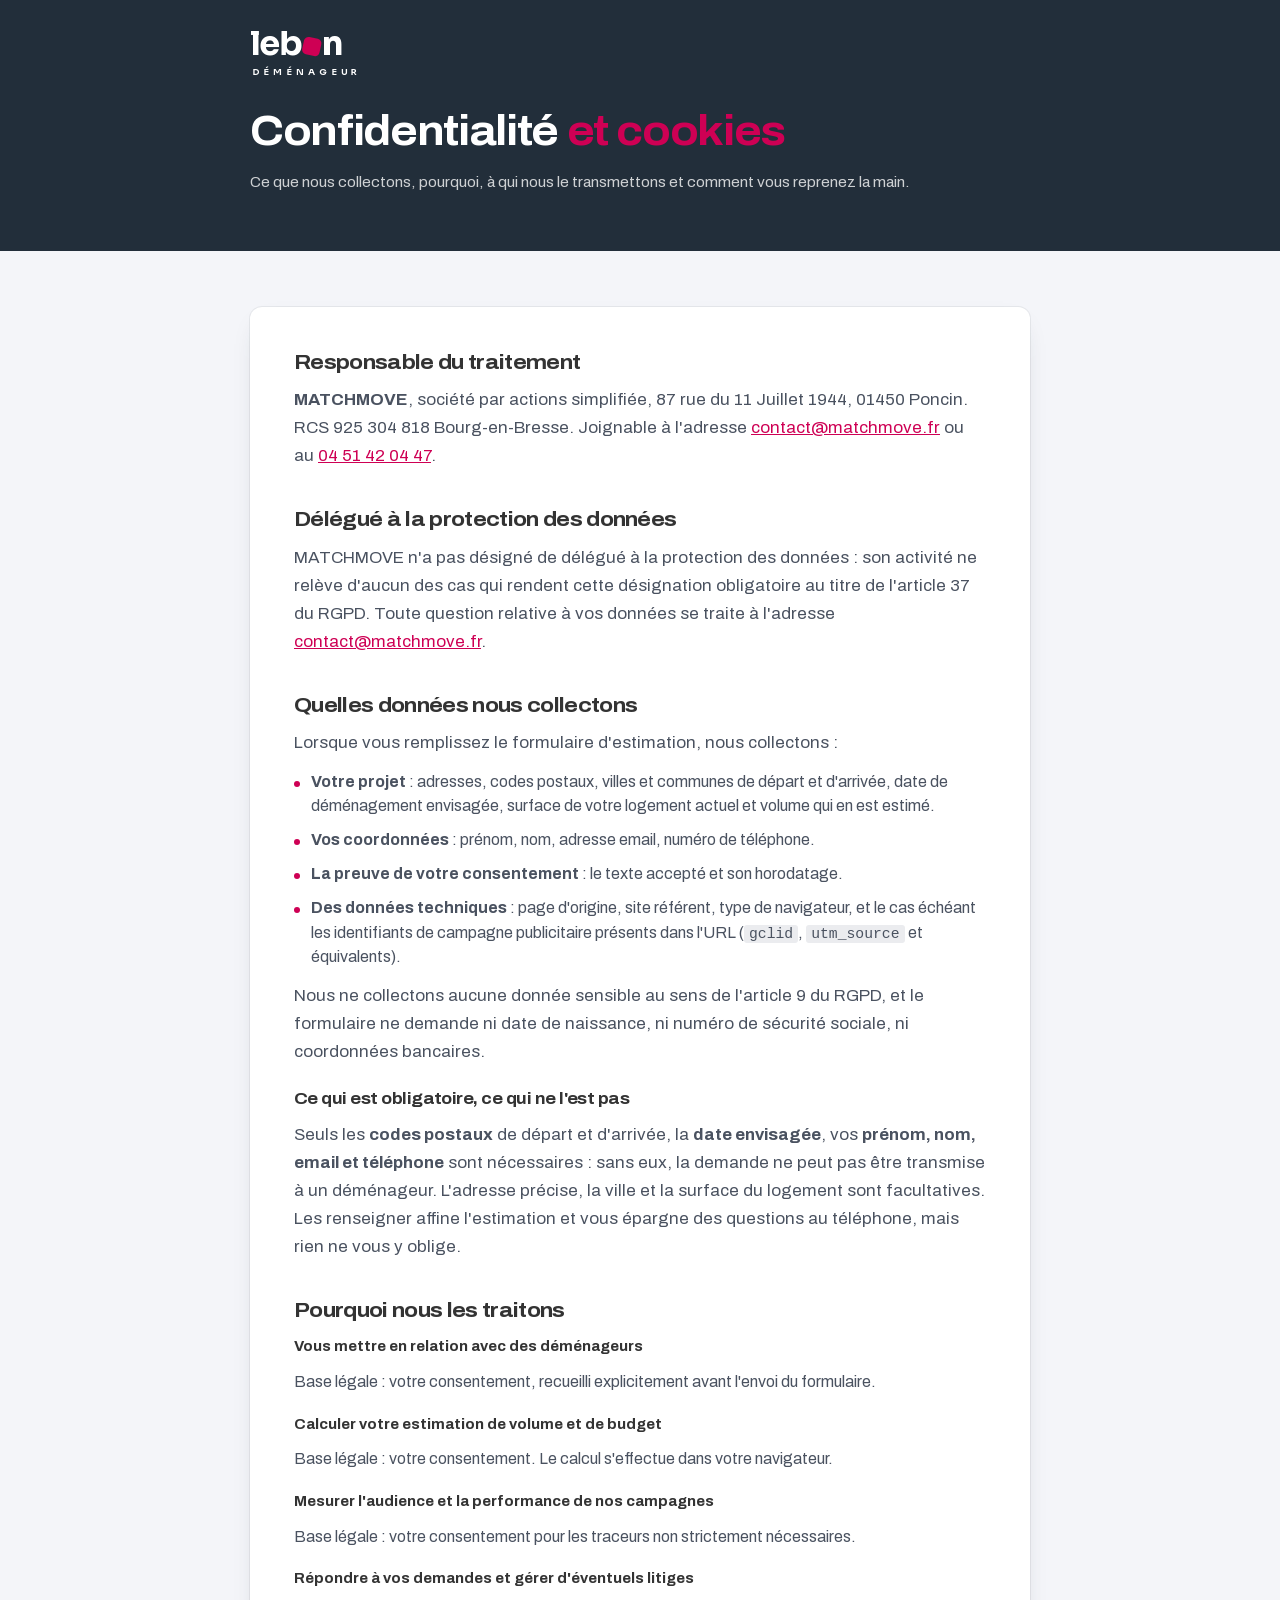
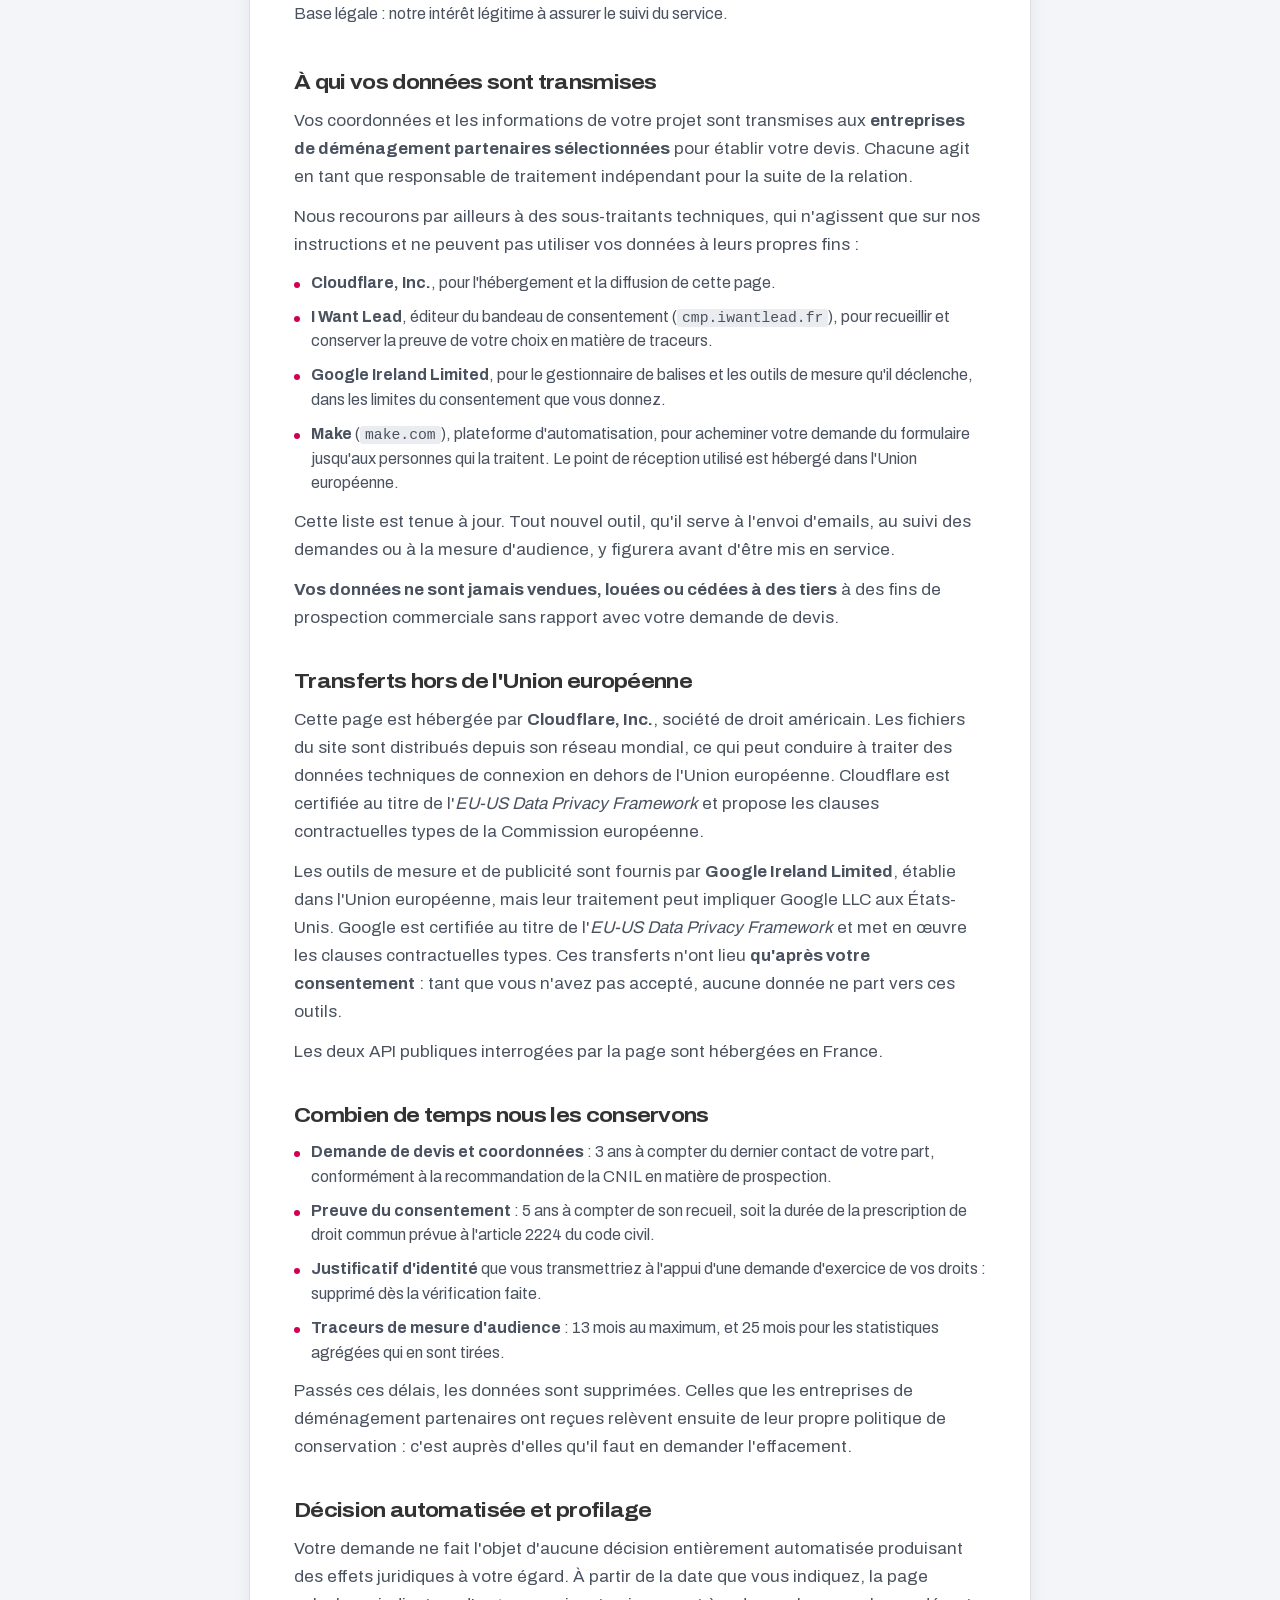
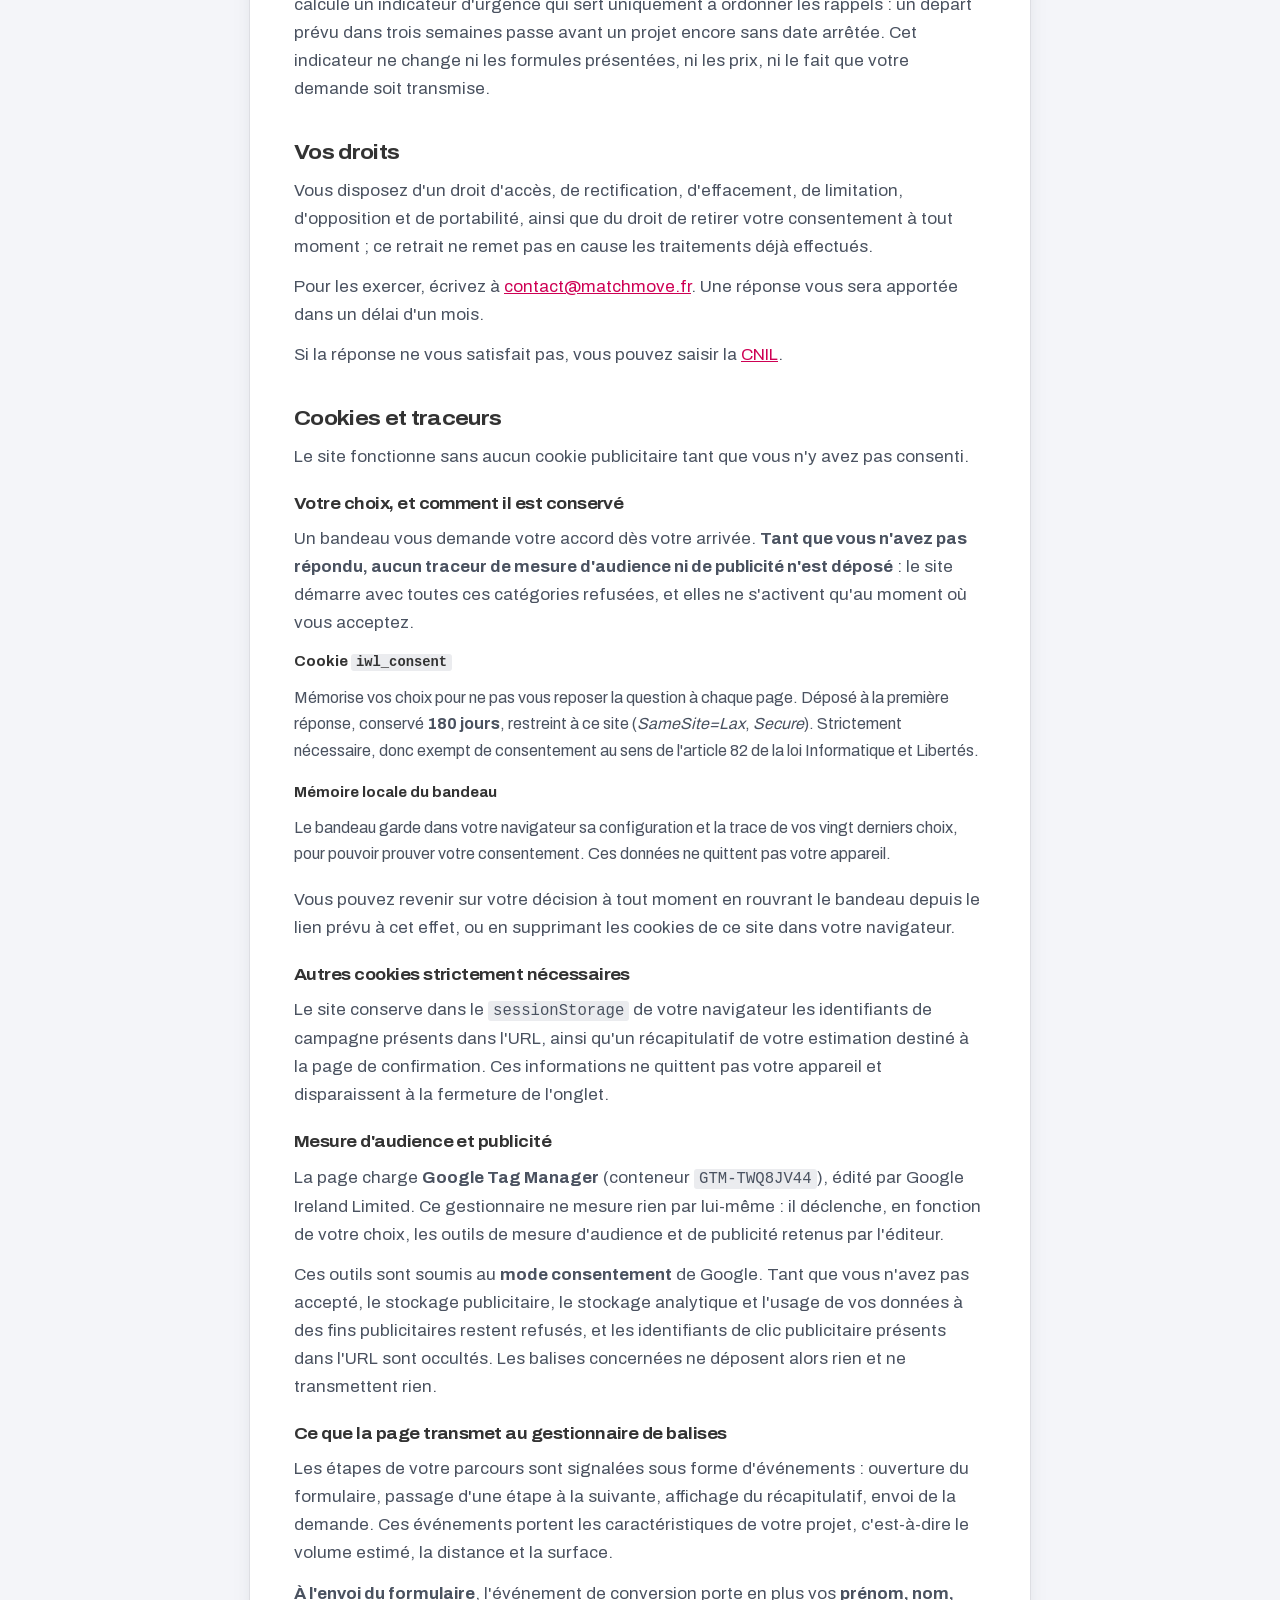
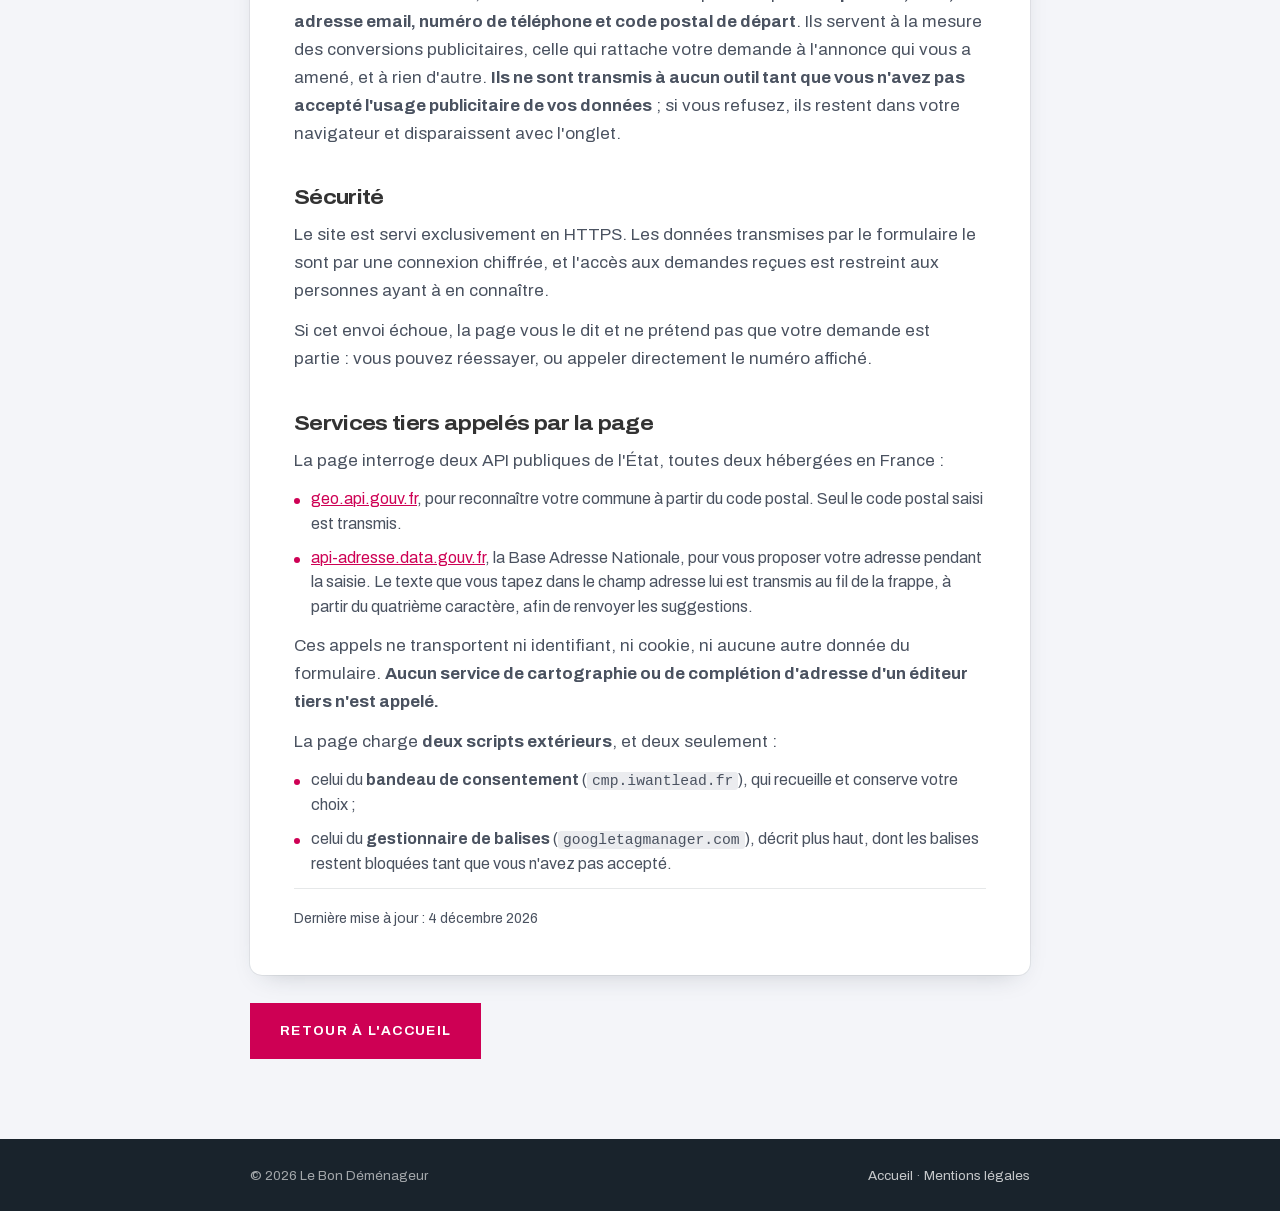
<file: confidentialite.html>
<!doctype html>
<html lang="fr">
<head>
<meta charset="utf-8">
<meta name="viewport" content="width=device-width, initial-scale=1">
<title>Confidentialité et cookies · Le Bon Déménageur</title>
<meta name="description" content="Comment Le Bon Déménageur traite vos données personnelles.">
<meta name="robots" content="noindex, follow">
<meta name="theme-color" content="#222E3A">
<link rel="icon" href="img/favicon.svg?v=2" type="image/svg+xml">
<!-- IwlCMP : consent defaults (NE PAS deplacer, doit preceder GTM) -->
<script>
window.dataLayer=window.dataLayer||[];function gtag(){dataLayer.push(arguments);}
gtag('consent','default',{ad_storage:'denied',ad_user_data:'denied',
ad_personalization:'denied',analytics_storage:'denied',functionality_storage:'denied',
personalization_storage:'denied',security_storage:'granted',wait_for_update:500});
gtag('set','url_passthrough',true);gtag('set','ads_data_redaction',true);
</script>
<script src="https://cmp.iwantlead.fr/cmp/v1/cmp.js" data-site-id="qzzmdasx"></script>

<link rel="stylesheet" href="page.css?v=5">
</head>
<body>

<header class="hdr"><div class="wrap">
  <a href="index.html" aria-label="Le Bon Déménageur, accueil">
    <img src="img/logo-blanc.svg?v=4" alt="Le Bon Déménageur" width="107" height="60"></a>
</div></header>

<div class="hero"><div class="wrap">
  <h1>Confidentialité <span class="em">et cookies</span></h1>
  <p>Ce que nous collectons, pourquoi, à qui nous le transmettons et comment vous reprenez la main.</p>
</div></div>

<main><div class="wrap"><div class="doc">

  <h2>Responsable du traitement</h2>
  <p><strong>MATCHMOVE</strong>, société par actions simplifiée, 87 rue du 11 Juillet 1944,
     01450 Poncin. RCS 925 304 818 Bourg-en-Bresse. Joignable à l'adresse
     <a href="mailto:contact@matchmove.fr">contact@matchmove.fr</a> ou au
     <a href="tel:+33451420447">04 51 42 04 47</a>.</p>

  <!-- ⚠ Durées de conservation : ce sont les valeurs de référence (recommandation
       CNIL pour la prospection, prescription de droit commun pour la preuve du
       consentement). À confirmer qu'elles correspondent bien à la pratique, et à
       corriger sinon. Liste des sous-traitants : à compléter dès qu'un outil
       d'emailing, de CRM ou de mesure d'audience est branché, AVANT sa mise en
       service. Ce document mérite une relecture par un conseil avant publication. -->

  <h2>Délégué à la protection des données</h2>
  <p>MATCHMOVE n'a pas désigné de délégué à la protection des données&nbsp;: son activité ne relève
     d'aucun des cas qui rendent cette désignation obligatoire au titre de l'article&nbsp;37 du RGPD.
     Toute question relative à vos données se traite à l'adresse
     <a href="mailto:contact@matchmove.fr">contact@matchmove.fr</a>.</p>

  <h2>Quelles données nous collectons</h2>
  <p>Lorsque vous remplissez le formulaire d'estimation, nous collectons&nbsp;:</p>
  <ul>
    <li><strong>Votre projet</strong>&nbsp;: adresses, codes postaux, villes et communes de départ et d'arrivée,
        date de déménagement envisagée, surface de votre logement actuel et volume qui en est estimé.</li>
    <li><strong>Vos coordonnées</strong>&nbsp;: prénom, nom, adresse email, numéro de téléphone.</li>
    <li><strong>La preuve de votre consentement</strong>&nbsp;: le texte accepté et son horodatage.</li>
    <li><strong>Des données techniques</strong>&nbsp;: page d'origine, site référent, type de navigateur,
        et le cas échéant les identifiants de campagne publicitaire présents dans l'URL
        (<code>gclid</code>, <code>utm_source</code> et équivalents).</li>
  </ul>
  <p>Nous ne collectons aucune donnée sensible au sens de l'article 9 du RGPD, et le formulaire ne
     demande ni date de naissance, ni numéro de sécurité sociale, ni coordonnées bancaires.</p>

  <h3>Ce qui est obligatoire, ce qui ne l'est pas</h3>
  <p>Seuls les <strong>codes postaux</strong> de départ et d'arrivée, la <strong>date envisagée</strong>,
     vos <strong>prénom, nom, email et téléphone</strong> sont nécessaires&nbsp;: sans eux, la demande
     ne peut pas être transmise à un déménageur. L'adresse précise, la ville et la surface du logement
     sont facultatives. Les renseigner affine l'estimation et vous épargne des questions au
     téléphone, mais rien ne vous y oblige.</p>

  <h2>Pourquoi nous les traitons</h2>
  <dl>
    <dt>Vous mettre en relation avec des déménageurs</dt>
    <dd>Base légale : votre consentement, recueilli explicitement avant l'envoi du formulaire.</dd>
    <dt>Calculer votre estimation de volume et de budget</dt>
    <dd>Base légale : votre consentement. Le calcul s'effectue dans votre navigateur.</dd>
    <dt>Mesurer l'audience et la performance de nos campagnes</dt>
    <dd>Base légale : votre consentement pour les traceurs non strictement nécessaires.</dd>
    <dt>Répondre à vos demandes et gérer d'éventuels litiges</dt>
    <dd>Base légale : notre intérêt légitime à assurer le suivi du service.</dd>
  </dl>

  <h2>À qui vos données sont transmises</h2>
  <p>Vos coordonnées et les informations de votre projet sont transmises aux <strong>entreprises de
     déménagement partenaires sélectionnées</strong> pour établir votre devis. Chacune agit en tant
     que responsable de traitement indépendant pour la suite de la relation.</p>
  <p>Nous recourons par ailleurs à des sous-traitants techniques, qui n'agissent que sur nos
     instructions et ne peuvent pas utiliser vos données à leurs propres fins&nbsp;:</p>
  <ul>
    <li><strong>Cloudflare, Inc.</strong>, pour l'hébergement et la diffusion de cette page.</li>
    <li><strong>I Want Lead</strong>, éditeur du bandeau de consentement
        (<code>cmp.iwantlead.fr</code>), pour recueillir et conserver la preuve de votre choix en
        matière de traceurs.</li>
    <li><strong>Google Ireland Limited</strong>, pour le gestionnaire de balises et les outils de
        mesure qu'il déclenche, dans les limites du consentement que vous donnez.</li>
    <li><strong>Make</strong> (<code>make.com</code>), plateforme d'automatisation, pour acheminer
        votre demande du formulaire jusqu'aux personnes qui la traitent. Le point de réception
        utilisé est hébergé dans l'Union européenne.</li>
  </ul>
  <!-- ⚠ Make : confirmer l'entité juridique exacte du contrat et signer son accord de
       sous-traitance (DPA) avant la mise en ligne. Le point de réception est
       hook.eu2.make.com, donc région européenne, mais le groupe est américain : la
       rubrique « Transferts hors de l'Union européenne » est à relire avec le DPA
       sous les yeux. -->
  <p>Cette liste est tenue à jour. Tout nouvel outil, qu'il serve à l'envoi d'emails, au suivi des
     demandes ou à la mesure d'audience, y figurera avant d'être mis en service.</p>
  <p><strong>Vos données ne sont jamais vendues, louées ou cédées à des tiers</strong> à des fins de
     prospection commerciale sans rapport avec votre demande de devis.</p>

  <h2>Transferts hors de l'Union européenne</h2>
  <p>Cette page est hébergée par <strong>Cloudflare, Inc.</strong>, société de droit américain. Les
     fichiers du site sont distribués depuis son réseau mondial, ce qui peut conduire à traiter des
     données techniques de connexion en dehors de l'Union européenne. Cloudflare est certifiée au
     titre de l'<em>EU-US Data Privacy Framework</em> et propose les clauses contractuelles types de
     la Commission européenne.</p>
  <p>Les outils de mesure et de publicité sont fournis par <strong>Google Ireland Limited</strong>,
     établie dans l'Union européenne, mais leur traitement peut impliquer Google LLC aux États-Unis.
     Google est certifiée au titre de l'<em>EU-US Data Privacy Framework</em> et met en œuvre les
     clauses contractuelles types. Ces transferts n'ont lieu <strong>qu'après votre
     consentement</strong>&nbsp;: tant que vous n'avez pas accepté, aucune donnée ne part vers ces
     outils.</p>
  <p>Les deux API publiques interrogées par la page sont hébergées en France.</p>

  <h2>Combien de temps nous les conservons</h2>
  <ul>
    <li><strong>Demande de devis et coordonnées</strong>&nbsp;: 3 ans à compter du dernier contact de
        votre part, conformément à la recommandation de la CNIL en matière de prospection.</li>
    <li><strong>Preuve du consentement</strong>&nbsp;: 5 ans à compter de son recueil, soit la durée
        de la prescription de droit commun prévue à l'article 2224 du code civil.</li>
    <li><strong>Justificatif d'identité</strong> que vous transmettriez à l'appui d'une demande
        d'exercice de vos droits&nbsp;: supprimé dès la vérification faite.</li>
    <li><strong>Traceurs de mesure d'audience</strong>&nbsp;: 13 mois au maximum, et 25 mois pour les
        statistiques agrégées qui en sont tirées.</li>
  </ul>
  <p>Passés ces délais, les données sont supprimées. Celles que les entreprises de déménagement
     partenaires ont reçues relèvent ensuite de leur propre politique de conservation&nbsp;: c'est
     auprès d'elles qu'il faut en demander l'effacement.</p>

  <h2>Décision automatisée et profilage</h2>
  <p>Votre demande ne fait l'objet d'aucune décision entièrement automatisée produisant des effets
     juridiques à votre égard. À partir de la date que vous indiquez, la page calcule un indicateur
     d'urgence qui sert uniquement à ordonner les rappels&nbsp;: un départ prévu dans trois semaines
     passe avant un projet encore sans date arrêtée. Cet indicateur ne change ni les formules
     présentées, ni les prix, ni le fait que votre demande soit transmise.</p>

  <h2>Vos droits</h2>
  <p>Vous disposez d'un droit d'accès, de rectification, d'effacement, de limitation, d'opposition et
     de portabilité, ainsi que du droit de retirer votre consentement à tout moment&nbsp;; ce retrait
     ne remet pas en cause les traitements déjà effectués.</p>
  <p>Pour les exercer, écrivez à
     <a href="mailto:contact@matchmove.fr">contact@matchmove.fr</a>. Une réponse vous sera
     apportée dans un délai d'un mois.</p>
  <p>Si la réponse ne vous satisfait pas, vous pouvez saisir la
     <a href="https://www.cnil.fr/fr/plaintes" rel="noopener">CNIL</a>.</p>

  <h2>Cookies et traceurs</h2>
  <p>Le site fonctionne sans aucun cookie publicitaire tant que vous n'y avez pas consenti.</p>
  <h3>Votre choix, et comment il est conservé</h3>
  <p>Un bandeau vous demande votre accord dès votre arrivée. <strong>Tant que vous n'avez pas
     répondu, aucun traceur de mesure d'audience ni de publicité n'est déposé</strong>&nbsp;: le site
     démarre avec toutes ces catégories refusées, et elles ne s'activent qu'au moment où vous
     acceptez.</p>
  <dl>
    <dt>Cookie <code>iwl_consent</code></dt>
    <dd>Mémorise vos choix pour ne pas vous reposer la question à chaque page. Déposé à la première
        réponse, conservé <strong>180 jours</strong>, restreint à ce site (<em>SameSite=Lax</em>,
        <em>Secure</em>). Strictement nécessaire, donc exempt de consentement au sens de
        l'article 82 de la loi Informatique et Libertés.</dd>
    <dt>Mémoire locale du bandeau</dt>
    <dd>Le bandeau garde dans votre navigateur sa configuration et la trace de vos vingt derniers
        choix, pour pouvoir prouver votre consentement. Ces données ne quittent pas votre appareil.</dd>
  </dl>
  <p>Vous pouvez revenir sur votre décision à tout moment en rouvrant le bandeau depuis le lien prévu
     à cet effet, ou en supprimant les cookies de ce site dans votre navigateur.</p>

  <h3>Autres cookies strictement nécessaires</h3>
  <p>Le site conserve dans le <code>sessionStorage</code> de votre navigateur les identifiants de
     campagne présents dans l'URL, ainsi qu'un récapitulatif de votre estimation destiné à la page de
     confirmation. Ces informations ne quittent pas votre appareil et disparaissent à la fermeture de
     l'onglet.</p>

  <h3>Mesure d'audience et publicité</h3>
  <p>La page charge <strong>Google Tag Manager</strong> (conteneur <code>GTM-TWQ8JV44</code>), édité
     par Google Ireland Limited. Ce gestionnaire ne mesure rien par lui-même&nbsp;: il déclenche, en
     fonction de votre choix, les outils de mesure d'audience et de publicité retenus par l'éditeur.</p>
  <p>Ces outils sont soumis au <strong>mode consentement</strong> de Google. Tant que vous n'avez pas
     accepté, le stockage publicitaire, le stockage analytique et l'usage de vos données à des fins
     publicitaires restent refusés, et les identifiants de clic publicitaire présents dans l'URL sont
     occultés. Les balises concernées ne déposent alors rien et ne transmettent rien.</p>

  <h3>Ce que la page transmet au gestionnaire de balises</h3>
  <p>Les étapes de votre parcours sont signalées sous forme d'événements&nbsp;: ouverture du
     formulaire, passage d'une étape à la suivante, affichage du récapitulatif, envoi de la demande.
     Ces événements portent les caractéristiques de votre projet, c'est-à-dire le volume estimé, la
     distance et la surface.</p>
  <p><strong>À l'envoi du formulaire</strong>, l'événement de conversion porte en plus vos
     <strong>prénom, nom, adresse email, numéro de téléphone et code postal de départ</strong>. Ils
     servent à la mesure des conversions publicitaires, celle qui rattache votre demande à l'annonce
     qui vous a amené, et à rien d'autre. <strong>Ils ne sont transmis à aucun outil tant que vous
     n'avez pas accepté l'usage publicitaire de vos données</strong>&nbsp;; si vous refusez, ils
     restent dans votre navigateur et disparaissent avec l'onglet.</p>
  <!-- ⚠ DEUX CHOSES À FINIR.

       1. Le lien « Politique de confidentialité » du bandeau pointe vers
          https://exemple-client.fr/politique-cookies, une valeur d'exemple
          restée dans la configuration du CMP. À corriger dans le back-office,
          vers https://lebondéménageur.com/confidentialite.html. Visible par
          n'importe quel visiteur qui clique.

       2. Cette rubrique décrit le gestionnaire de balises, pas les balises
          elles-mêmes : le contenu du conteneur GTM-TWQ8JV44 n'est pas visible
          depuis la page. Lister ici ce qu'il contient réellement (Google
          Analytics, Google Ads, Meta…), avec la finalité et la durée de chaque
          traceur. Le RGPD demande la liste, pas la catégorie.

       Le dispositif lui-même fonctionne, vérifié en ligne : clic sur « Tout
       accepter » -> consent/update avec ad_storage, ad_user_data,
       ad_personalization et analytics_storage accordés, cookie iwl_consent
       écrit, événement iwl_cmp_consent poussé dans le dataLayer. C'est cet
       événement qu'il faut utiliser comme déclencheur dans GTM.

       Note sur l'événement generate_lead : il pousse prénom, nom, email,
       téléphone et code postal dans le dataLayer, pour les conversions
       améliorées. Le conteneur DOIT être configuré pour les hacher avant envoi.
       C'est écrit tel quel au-dessus, et c'est à vérifier dans GTM. -->

  <h2>Sécurité</h2>
  <p>Le site est servi exclusivement en HTTPS. Les données transmises par le formulaire le sont par
     une connexion chiffrée, et l'accès aux demandes reçues est restreint aux personnes ayant à en
     connaître.</p>
  <p>Si cet envoi échoue, la page vous le dit et ne prétend pas que votre demande est partie&nbsp;:
     vous pouvez réessayer, ou appeler directement le numéro affiché.</p>

  <h2>Services tiers appelés par la page</h2>
  <p>La page interroge deux API publiques de l'État, toutes deux hébergées en France&nbsp;:</p>
  <ul>
    <li><a href="https://geo.api.gouv.fr" rel="noopener">geo.api.gouv.fr</a>, pour reconnaître
        votre commune à partir du code postal. Seul le code postal saisi est transmis.</li>
    <li><a href="https://adresse.data.gouv.fr" rel="noopener">api-adresse.data.gouv.fr</a>, la
        Base Adresse Nationale, pour vous proposer votre adresse pendant la saisie. Le texte que
        vous tapez dans le champ adresse lui est transmis au fil de la frappe, à partir du
        quatrième caractère, afin de renvoyer les suggestions.</li>
  </ul>
  <p>Ces appels ne transportent ni identifiant, ni cookie, ni aucune autre donnée du formulaire.
     <strong>Aucun service de cartographie ou de complétion d'adresse d'un éditeur tiers n'est
     appelé.</strong></p>
  <p>La page charge <strong>deux scripts extérieurs</strong>, et deux seulement&nbsp;:</p>
  <ul>
    <li>celui du <strong>bandeau de consentement</strong> (<code>cmp.iwantlead.fr</code>), qui
        recueille et conserve votre choix&nbsp;;</li>
    <li>celui du <strong>gestionnaire de balises</strong>
        (<code>googletagmanager.com</code>), décrit plus haut, dont les balises restent bloquées
        tant que vous n'avez pas accepté.</li>
  </ul>

  <p class="maj">Dernière mise à jour : <span id="maj">…</span></p>
</div>
<p style="margin-top:28px"><a class="btn" href="index.html">Retour à l'accueil</a></p>
</div></main>

<footer class="ftr"><div class="wrap">
  <span>© <span id="annee">2026</span> Le Bon Déménageur</span>
  <span><a href="index.html">Accueil</a> · <a href="mentions-legales.html">Mentions légales</a></span>
</div></footer>

<script>
  var d = new Date();
  document.getElementById('annee').textContent = d.getFullYear();
  document.getElementById('maj').textContent = d.toLocaleDateString('fr-FR',{day:'numeric',month:'long',year:'numeric'});
</script>
</body>
</html>
</file>
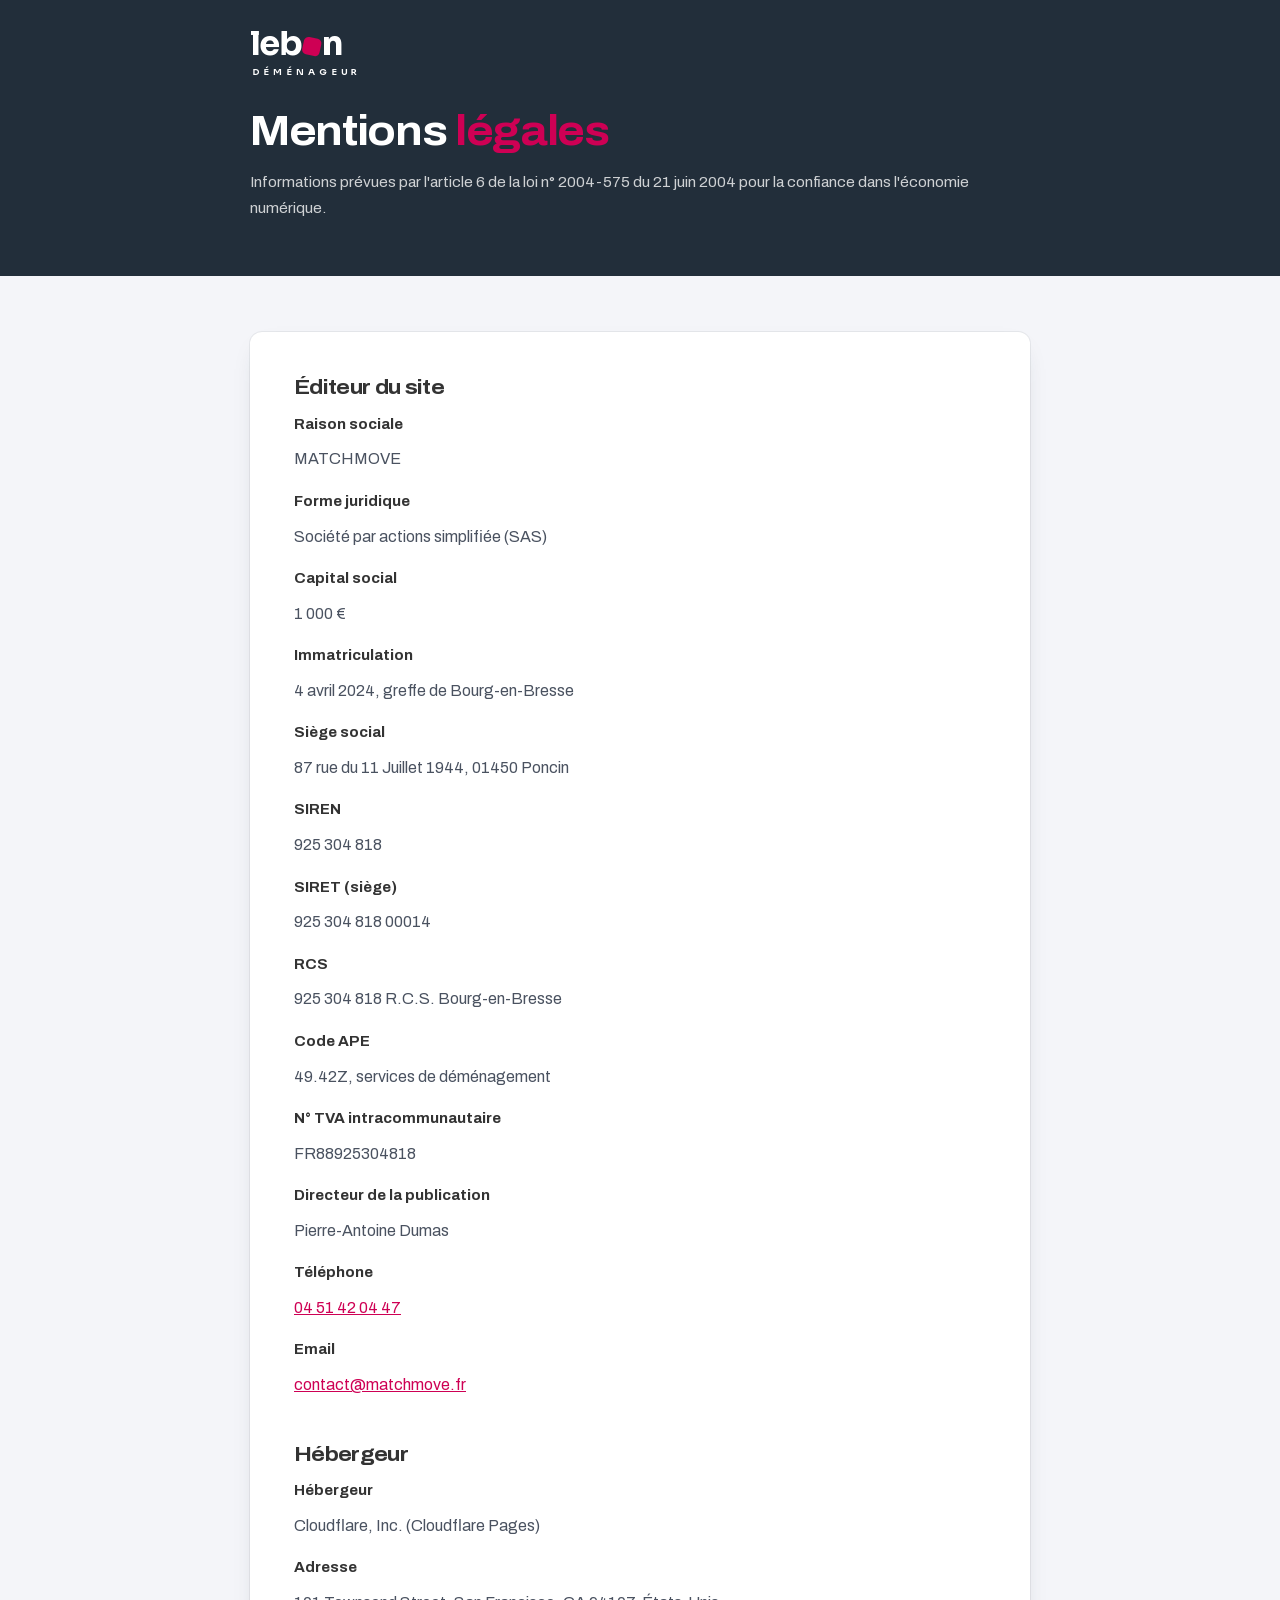
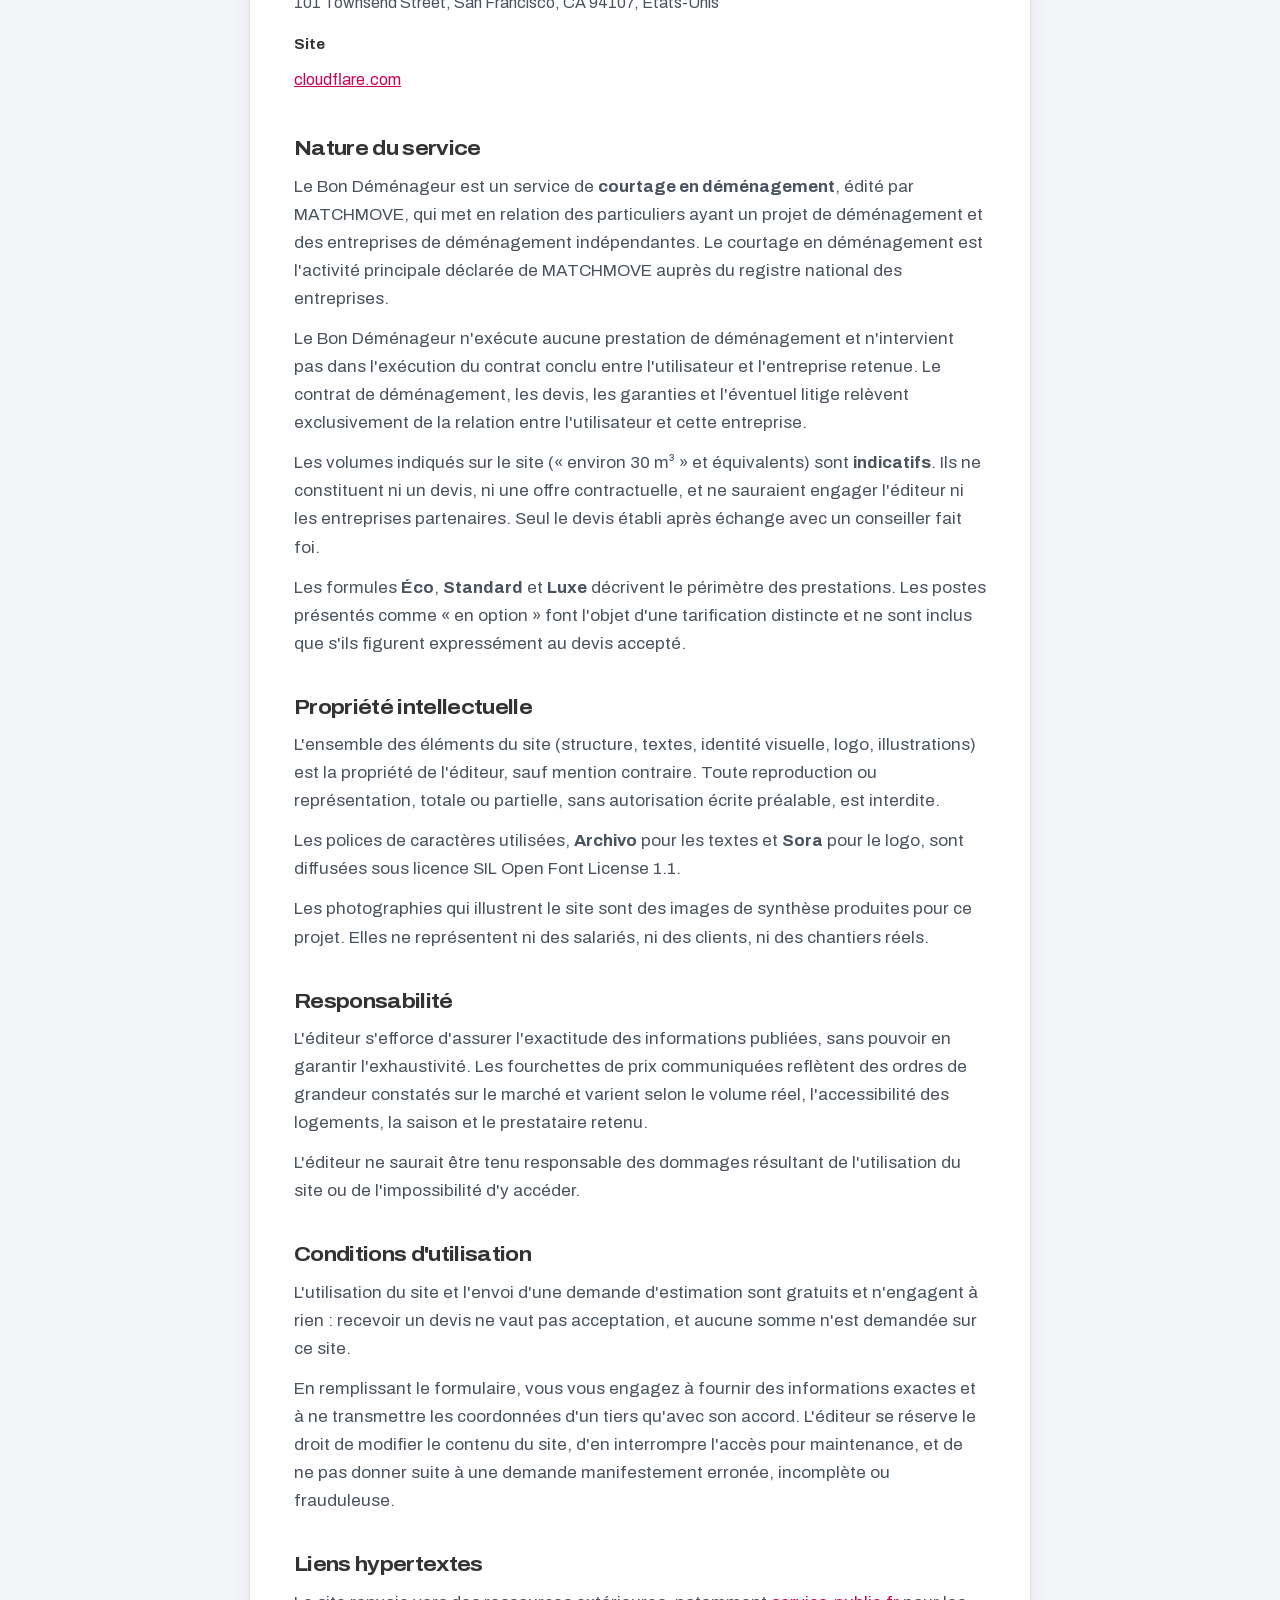
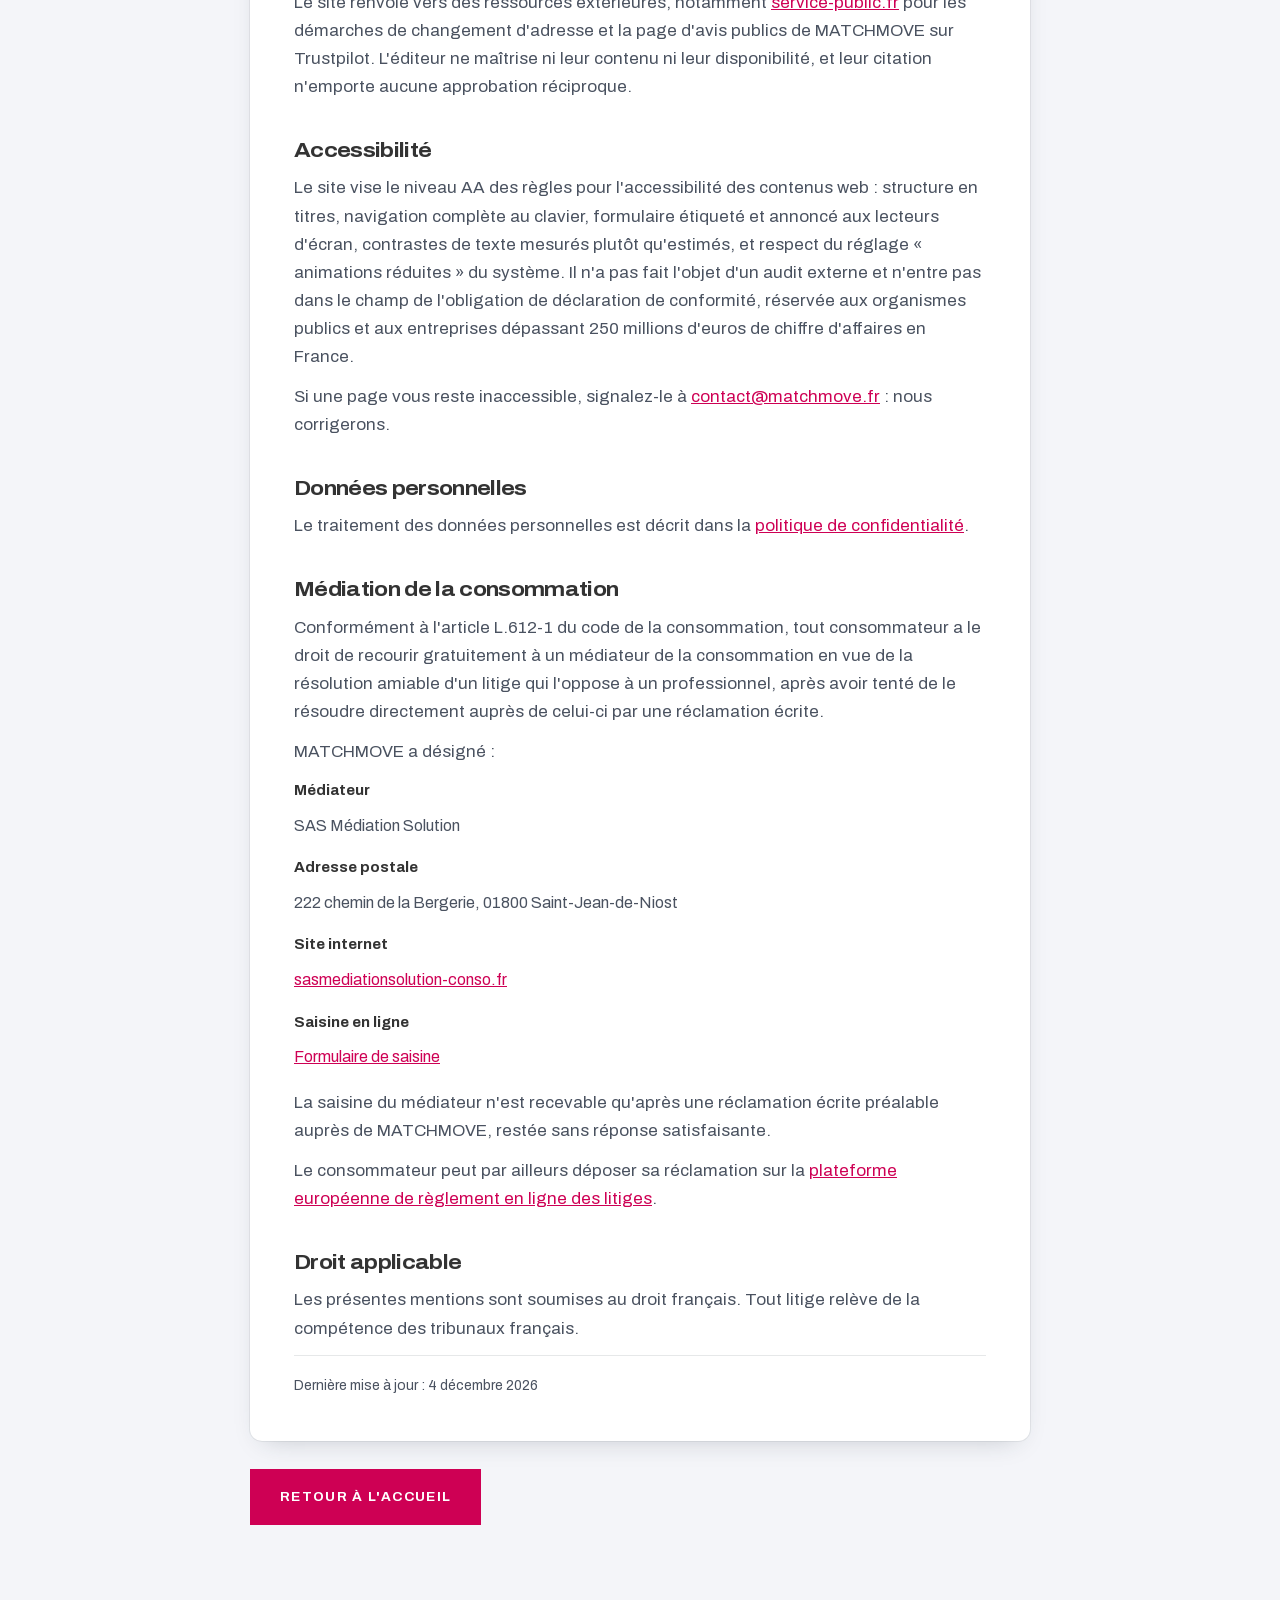
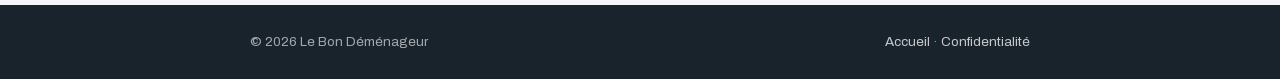
<file: mentions-legales.html>
<!doctype html>
<html lang="fr">
<head>
<meta charset="utf-8">
<meta name="viewport" content="width=device-width, initial-scale=1">
<title>Mentions légales · Le Bon Déménageur</title>
<meta name="description" content="Mentions légales du site Le Bon Déménageur.">
<meta name="robots" content="noindex, follow">
<meta name="theme-color" content="#222E3A">
<link rel="icon" href="img/favicon.svg?v=2" type="image/svg+xml">
<!-- IwlCMP : consent defaults (NE PAS deplacer, doit preceder GTM) -->
<script>
window.dataLayer=window.dataLayer||[];function gtag(){dataLayer.push(arguments);}
gtag('consent','default',{ad_storage:'denied',ad_user_data:'denied',
ad_personalization:'denied',analytics_storage:'denied',functionality_storage:'denied',
personalization_storage:'denied',security_storage:'granted',wait_for_update:500});
gtag('set','url_passthrough',true);gtag('set','ads_data_redaction',true);
</script>
<script src="https://cmp.iwantlead.fr/cmp/v1/cmp.js" data-site-id="qzzmdasx"></script>

<link rel="stylesheet" href="page.css?v=5">
</head>
<body>

<header class="hdr"><div class="wrap">
  <a href="index.html" aria-label="Le Bon Déménageur, accueil">
    <img src="img/logo-blanc.svg?v=4" alt="Le Bon Déménageur" width="107" height="60"></a>
</div></header>

<div class="hero"><div class="wrap">
  <h1>Mentions <span class="em">légales</span></h1>
  <p>Informations prévues par l'article 6 de la loi n° 2004-575 du 21 juin 2004 pour la confiance dans l'économie numérique.</p>
</div></div>

<main><div class="wrap"><div class="doc">

  <h2>Éditeur du site</h2>
  <dl>
    <dt>Raison sociale</dt><dd>MATCHMOVE</dd>
    <dt>Forme juridique</dt><dd>Société par actions simplifiée (SAS)</dd>
    <dt>Capital social</dt><dd>1 000 €</dd>
    <dt>Immatriculation</dt><dd>4 avril 2024, greffe de Bourg-en-Bresse</dd>
    <dt>Siège social</dt><dd>87 rue du 11 Juillet 1944, 01450 Poncin</dd>
    <dt>SIREN</dt><dd>925 304 818</dd>
    <dt>SIRET (siège)</dt><dd>925 304 818 00014</dd>
    <dt>RCS</dt><dd>925 304 818 R.C.S. Bourg-en-Bresse</dd>
    <dt>Code APE</dt><dd>49.42Z, services de déménagement</dd>
    <dt>N° TVA intracommunautaire</dt><dd>FR88925304818</dd>
    <dt>Directeur de la publication</dt><dd>Pierre-Antoine Dumas</dd>
    <dt>Téléphone</dt><dd><a href="tel:+33451420447">04 51 42 04 47</a></dd>
    <dt>Email</dt><dd><a href="mailto:contact@matchmove.fr">contact@matchmove.fr</a></dd>
  </dl>

  <!-- SIREN, SIRET, capital social, date d'immatriculation, code APE et numéro de
       TVA relevés le 20 octobre 2026 sur les données publiques du registre national
       des entreprises (annuaire-entreprises.data.gouv.fr), matchmove.fr ne les
       publiant pas. Le directeur de la publication est le représentant légal
       déclaré. À faire confirmer par la société avant la mise en ligne. -->

  <h2>Hébergeur</h2>
  <dl>
    <dt>Hébergeur</dt><dd>Cloudflare, Inc. (Cloudflare Pages)</dd>
    <dt>Adresse</dt><dd>101 Townsend Street, San Francisco, CA 94107, États-Unis</dd>
    <dt>Site</dt><dd><a href="https://www.cloudflare.com" rel="noopener">cloudflare.com</a></dd>
  </dl>
  <!-- C'est l'hébergeur de CETTE page qui doit figurer ici, et non celui de
       matchmove.fr (LWS). Si la page déménage, mettre cette rubrique à jour. -->

  <h2>Nature du service</h2>
  <p>Le Bon Déménageur est un service de <strong>courtage en déménagement</strong>, édité par
     MATCHMOVE, qui met en relation des particuliers ayant un projet de déménagement et des
     entreprises de déménagement indépendantes. Le courtage en déménagement est l'activité
     principale déclarée de MATCHMOVE auprès du registre national des entreprises.</p>
  <p>Le Bon Déménageur n'exécute aucune prestation de déménagement et n'intervient pas dans
     l'exécution du contrat conclu entre l'utilisateur et l'entreprise retenue. Le contrat de
     déménagement, les devis, les garanties et l'éventuel litige relèvent exclusivement de la relation
     entre l'utilisateur et cette entreprise.</p>
  <p>Les volumes indiqués sur le site (« environ 30 m³ » et équivalents) sont
     <strong>indicatifs</strong>. Ils ne constituent ni un devis, ni une offre contractuelle, et
     ne sauraient engager l'éditeur ni les entreprises partenaires. Seul le devis établi après
     échange avec un conseiller fait foi.</p>
  <p>Les formules <strong>Éco</strong>, <strong>Standard</strong> et <strong>Luxe</strong>
     décrivent le périmètre des prestations. Les postes présentés comme « en option » font
     l'objet d'une tarification distincte et ne sont inclus que s'ils figurent expressément au
     devis accepté.</p>

  <h2>Propriété intellectuelle</h2>
  <p>L'ensemble des éléments du site (structure, textes, identité visuelle, logo, illustrations)
     est la propriété de l'éditeur, sauf mention contraire. Toute reproduction ou représentation,
     totale ou partielle, sans autorisation écrite préalable, est interdite.</p>
  <p>Les polices de caractères utilisées, <strong>Archivo</strong> pour les textes et
     <strong>Sora</strong> pour le logo, sont diffusées sous licence SIL Open Font License&nbsp;1.1.</p>
  <p>Les photographies qui illustrent le site sont des images de synthèse produites pour ce projet.
     Elles ne représentent ni des salariés, ni des clients, ni des chantiers réels.</p>

  <h2>Responsabilité</h2>
  <p>L'éditeur s'efforce d'assurer l'exactitude des informations publiées, sans pouvoir en garantir
     l'exhaustivité. Les fourchettes de prix communiquées reflètent des ordres de grandeur constatés
     sur le marché et varient selon le volume réel, l'accessibilité des logements, la saison et le
     prestataire retenu.</p>
  <p>L'éditeur ne saurait être tenu responsable des dommages résultant de l'utilisation du site ou de
     l'impossibilité d'y accéder.</p>

  <h2>Conditions d'utilisation</h2>
  <p>L'utilisation du site et l'envoi d'une demande d'estimation sont gratuits et n'engagent à rien&nbsp;:
     recevoir un devis ne vaut pas acceptation, et aucune somme n'est demandée sur ce site.</p>
  <p>En remplissant le formulaire, vous vous engagez à fournir des informations exactes et à ne
     transmettre les coordonnées d'un tiers qu'avec son accord. L'éditeur se réserve le droit de
     modifier le contenu du site, d'en interrompre l'accès pour maintenance, et de ne pas donner
     suite à une demande manifestement erronée, incomplète ou frauduleuse.</p>

  <h2>Liens hypertextes</h2>
  <p>Le site renvoie vers des ressources extérieures, notamment
     <a href="https://www.service-public.fr/particuliers/vosdroits/N19808" rel="noopener">service-public.fr</a>
     pour les démarches de changement d'adresse et la page d'avis publics de MATCHMOVE sur Trustpilot.
     L'éditeur ne maîtrise ni leur contenu ni leur disponibilité, et leur citation n'emporte aucune
     approbation réciproque.</p>

  <h2>Accessibilité</h2>
  <p>Le site vise le niveau AA des règles pour l'accessibilité des contenus web&nbsp;: structure en
     titres, navigation complète au clavier, formulaire étiqueté et annoncé aux lecteurs d'écran,
     contrastes de texte mesurés plutôt qu'estimés, et respect du réglage « animations réduites » du
     système. Il n'a pas fait l'objet d'un audit externe et n'entre pas dans le champ de l'obligation
     de déclaration de conformité, réservée aux organismes publics et aux entreprises dépassant
     250&nbsp;millions d'euros de chiffre d'affaires en France.</p>
  <p>Si une page vous reste inaccessible, signalez-le à
     <a href="mailto:contact@matchmove.fr">contact@matchmove.fr</a>&nbsp;: nous corrigerons.</p>

  <h2>Données personnelles</h2>
  <p>Le traitement des données personnelles est décrit dans la
     <a href="confidentialite.html">politique de confidentialité</a>.</p>

  <h2>Médiation de la consommation</h2>
  <p>Conformément à l'article L.612-1 du code de la consommation, tout consommateur a le droit de
     recourir gratuitement à un médiateur de la consommation en vue de la résolution amiable d'un
     litige qui l'oppose à un professionnel, après avoir tenté de le résoudre directement auprès
     de celui-ci par une réclamation écrite.</p>
  <p>MATCHMOVE a désigné&nbsp;:</p>
  <dl>
    <dt>Médiateur</dt><dd>SAS Médiation Solution</dd>
    <dt>Adresse postale</dt><dd>222 chemin de la Bergerie, 01800 Saint-Jean-de-Niost</dd>
    <dt>Site internet</dt><dd><a href="https://sasmediationsolution-conso.fr" rel="noopener">sasmediationsolution-conso.fr</a></dd>
    <dt>Saisine en ligne</dt><dd><a href="https://sasmediationsolution-conso.fr/processus-mediation/saisir-le-mediateur" rel="noopener">Formulaire de saisine</a></dd>
  </dl>
  <p>La saisine du médiateur n'est recevable qu'après une réclamation écrite préalable auprès de
     MATCHMOVE, restée sans réponse satisfaisante.</p>

  <!-- ⚠ À CONFIRMER AVANT MISE EN LIGNE. Coordonnées relevées le 20 octobre 2026
       sur le site du médiateur lui-même (mentions légales : siège 222 chemin de
       la Bergerie, SIRET 832 869 564 00019) et son référencement CECMC y est
       affirmé. Ce qui n'est PAS vérifiable de l'extérieur, c'est l'ADHÉSION de
       MATCHMOVE à ce dispositif : elle se contracte et se paie. Publier cette
       rubrique sans adhésion effective serait une fausse déclaration sur un
       organisme réel, et un consommateur qui le saisirait s'entendrait répondre
       que la société n'en est pas membre. Obtenir le numéro ou l'attestation
       d'adhésion avant publication. -->
  <p>Le consommateur peut par ailleurs déposer sa réclamation sur la
     <a href="https://ec.europa.eu/consumers/odr" rel="noopener">plateforme européenne de règlement
     en ligne des litiges</a>.</p>

  <h2>Droit applicable</h2>
  <p>Les présentes mentions sont soumises au droit français. Tout litige relève de la compétence des
     tribunaux français.</p>

  <p class="maj">Dernière mise à jour : <span id="maj">…</span></p>
</div>
<p style="margin-top:28px"><a class="btn" href="index.html">Retour à l'accueil</a></p>
</div></main>

<footer class="ftr"><div class="wrap">
  <span>© <span id="annee">2026</span> Le Bon Déménageur</span>
  <span><a href="index.html">Accueil</a> · <a href="confidentialite.html">Confidentialité</a></span>
</div></footer>

<script>
  var d = new Date();
  document.getElementById('annee').textContent = d.getFullYear();
  document.getElementById('maj').textContent = d.toLocaleDateString('fr-FR',{day:'numeric',month:'long',year:'numeric'});
</script>
</body>
</html>
</file>
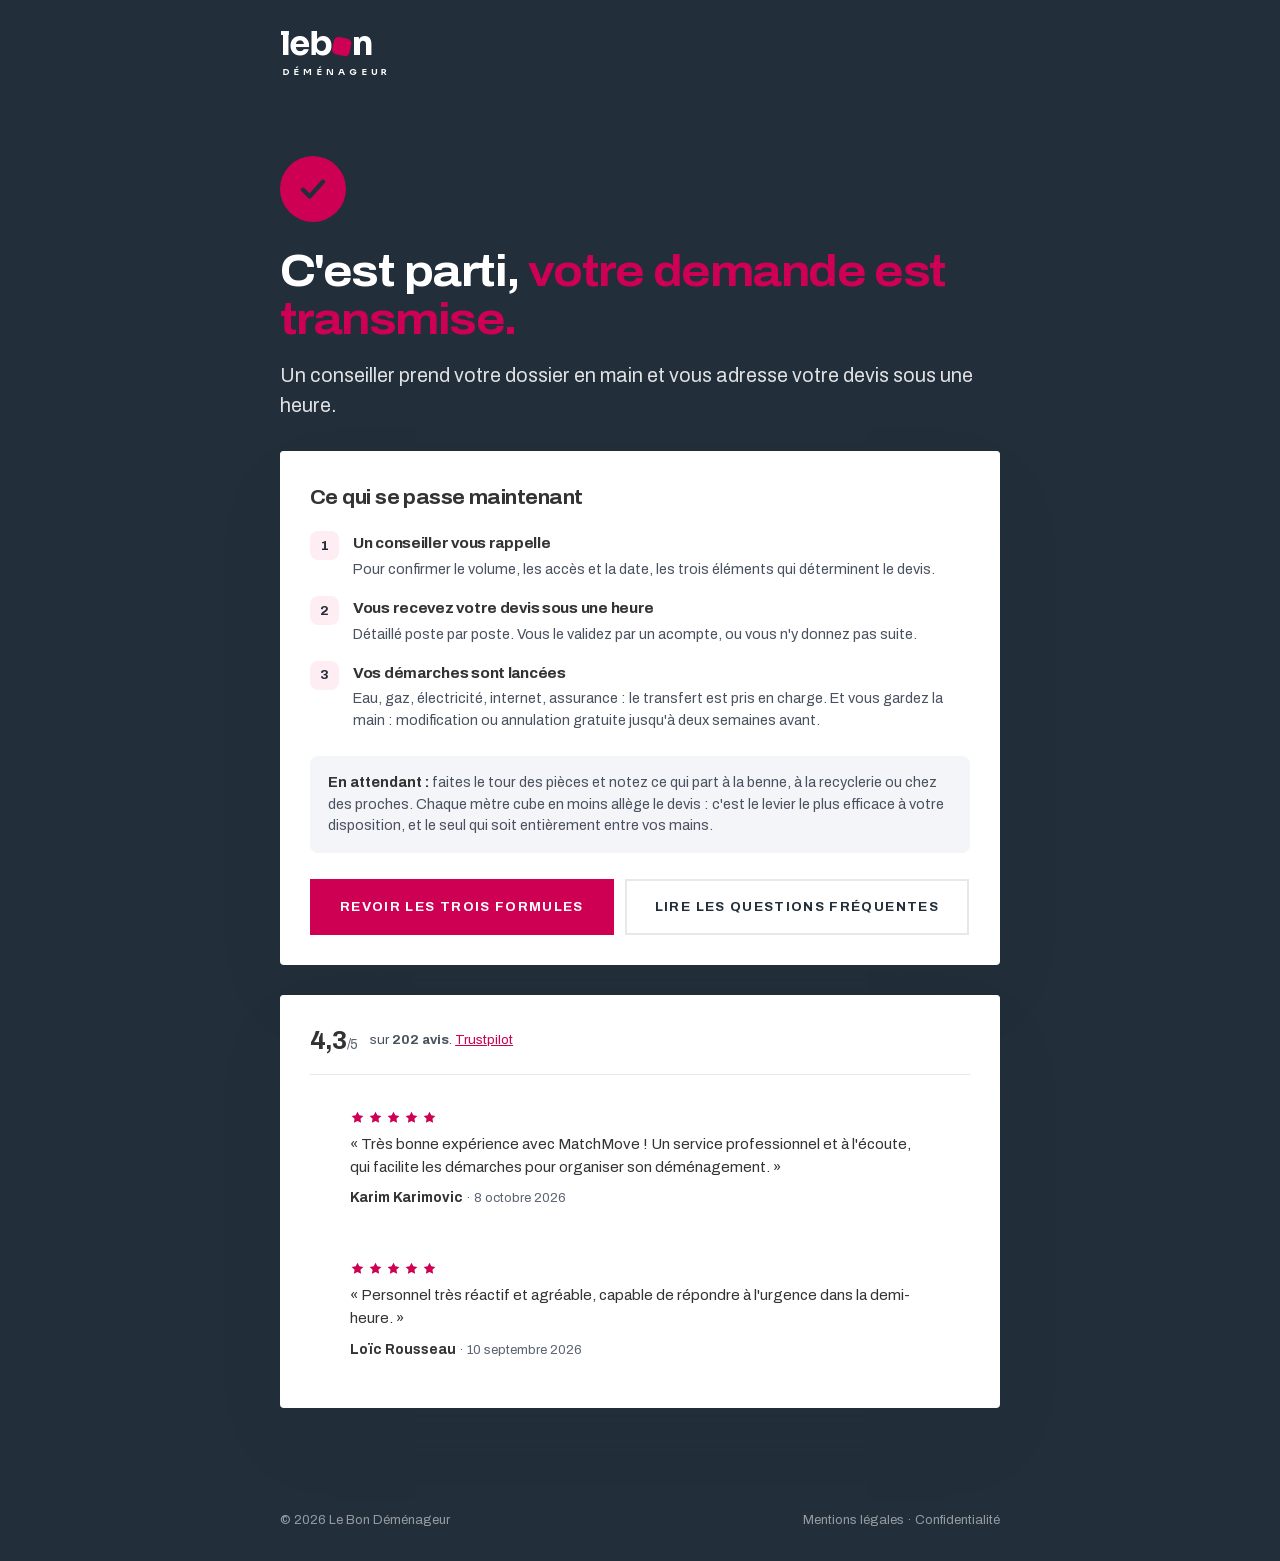
<file: merci.html>
<!doctype html>
<html lang="fr">
<head>
<meta charset="utf-8">
<meta name="viewport" content="width=device-width, initial-scale=1">
<title>Votre demande est partie · Le Bon Déménageur</title>
<meta name="description" content="Votre demande de devis a bien été enregistrée.">
<meta name="robots" content="noindex, nofollow">
<meta name="theme-color" content="#222E3A">
<link rel="icon" href="img/favicon.svg?v=2" type="image/svg+xml">
<link rel="preload" href="fonts/archivo-latin.woff2" as="font" type="font/woff2" crossorigin>

<!-- IwlCMP : consent defaults (NE PAS deplacer, doit preceder GTM) -->
<script>
window.dataLayer=window.dataLayer||[];function gtag(){dataLayer.push(arguments);}
gtag('consent','default',{ad_storage:'denied',ad_user_data:'denied',
ad_personalization:'denied',analytics_storage:'denied',functionality_storage:'denied',
personalization_storage:'denied',security_storage:'granted',wait_for_update:500});
gtag('set','url_passthrough',true);gtag('set','ads_data_redaction',true);
</script>
<script src="https://cmp.iwantlead.fr/cmp/v1/cmp.js" data-site-id="qzzmdasx"></script>
<!-- Snippet GTM du client APRES ce bloc -->

<!-- Google Tag Manager — conteneur GTM-TWQ8JV44.
     Même conteneur que la page d'accueil. C'est sur /merci que se règle la
     conversion Google Ads. Il DOIT rester après le bloc IwlCMP ci-dessus. -->
<script>(function(w,d,s,l,i){w[l]=w[l]||[];w[l].push({'gtm.start':
new Date().getTime(),event:'gtm.js'});var f=d.getElementsByTagName(s)[0],
j=d.createElement(s),dl=l!='dataLayer'?'&l='+l:'';j.async=true;j.src=
'https://www.googletagmanager.com/gtm.js?id='+i+dl;f.parentNode.insertBefore(j,f);
})(window,document,'script','dataLayer','GTM-TWQ8JV44');</script>
<!-- End Google Tag Manager -->

<style>
:root{--nuit:#222E3A;--nuit-2:#2C3845;--nuit-3:#19232C;
  --rose:#CE0054;--rose-2:#ED1D71;
  --rose-pale:#FFEDF4;--rose-brume:#FFF2F7;
  --gris:#F4F5F9;--gris-2:#EBECEF;--white:#fff;
  --ink:#333333;--ink-2:#4A5260;--ink-3:#5B6472;
  --line:rgba(34,46,58,.11);--r-lg:4px;--r-md:12px;--r-sm:8px;
  --ease:cubic-bezier(.32,.72,0,1);
  --shadow:0 1px 0 rgba(255,255,255,.7) inset,0 34px 70px -28px rgba(34,46,58,.42),0 0 0 1px rgba(34,46,58,.06);
  --magenta:#CE0054;--magenta-2:#A3003F;
  --font:'Archivo',ui-sans-serif,system-ui,-apple-system,'Segoe UI',Arial,sans-serif}
@font-face{font-family:'Archivo';src:url(fonts/archivo-latin.woff2) format('woff2');font-weight:400 700;font-stretch:85% 115%;font-style:normal;font-display:swap;unicode-range:U+0000-00FF,U+0131,U+0152-0153,U+02BB-02BC,U+02C6,U+02DA,U+02DC,U+0304,U+0308,U+0329,U+2000-206F,U+20AC,U+2122,U+2191,U+2193,U+2212,U+2215,U+FEFF,U+FFFD}
@font-face{font-family:'Archivo';src:url(fonts/archivo-latin-ext.woff2) format('woff2');font-weight:400 700;font-stretch:85% 115%;font-style:normal;font-display:swap;unicode-range:U+0100-02BA,U+02BD-02C5,U+02C7-02CC,U+02CE-02D7,U+02DD-02FF,U+0304,U+0308,U+0329,U+1D00-1DBF,U+1E00-1E9F,U+1EF2-1EFF,U+2020,U+20A0-20AB,U+20AD-20C4,U+2113,U+2C60-2C7F,U+A720-A7FF}
*,*::before,*::after{box-sizing:border-box}
body{margin:0;background:var(--nuit);color:#fff;font-family:var(--font);font-size:17px;line-height:1.6;-webkit-font-smoothing:antialiased;min-height:100vh;display:flex;flex-direction:column}
.em{color:var(--rose)}
.wrap{width:min(100% - 36px,720px);margin-inline:auto}
h1{margin:0;font-size:clamp(29px,4.4vw,44px);line-height:1.08;letter-spacing:-.035em;font-weight:700;font-stretch:112%}
h2{margin:0;font-weight:700;letter-spacing:-.03em;font-stretch:108%}
p{margin:0}
a{color:inherit}
.hdr{padding:20px 0}
.hdr img{height:60px;width:auto;display:block}
main{flex:1;display:flex;align-items:center;padding:clamp(24px,5vw,56px) 0 clamp(44px,7vw,80px)}
.tick{width:66px;height:66px;border-radius:50%;background:var(--rose);display:grid;place-items:center;margin-bottom:26px}
.tick svg{width:32px;height:32px;fill:none;stroke:var(--nuit);stroke-width:3.2;stroke-linecap:round;stroke-linejoin:round}
.lead{margin-top:18px;font-size:clamp(17px,2vw,19.5px);color:rgba(255,255,255,.86);line-height:1.55}
.card{margin-top:30px;background:#fff;color:var(--ink);border-radius:var(--r-lg);box-shadow:var(--shadow);padding:clamp(22px,3vw,30px)}
.recap{display:none;margin-bottom:22px;padding-bottom:22px;border-bottom:1px solid var(--line)}
.recap.is-on{display:block}
.recap h2{font-size:11.5px;font-weight:700;text-transform:uppercase;letter-spacing:.18em;font-stretch:88%;color:var(--magenta)}
.recap__v{font-size:clamp(26px,3.6vw,34px);font-weight:700;letter-spacing:-.035em;margin-top:8px;font-variant-numeric:tabular-nums;line-height:1.05}
.recap__d{font-size:14.5px;color:var(--ink-3);margin-top:7px}
.card h2.t{font-size:20px;letter-spacing:-.028em}
ol{list-style:none;counter-reset:n;padding:0;margin:18px 0 0;display:grid;gap:15px}
ol li{counter-increment:n;display:flex;gap:14px;align-items:flex-start}
ol li::before{content:counter(n);flex:none;width:29px;height:29px;border-radius:var(--r-sm);background:var(--rose-pale);
  color:var(--nuit);display:grid;place-items:center;font-size:13.5px;font-weight:700}
ol b{display:block;font-size:15.5px;letter-spacing:-.018em}
ol span{display:block;font-size:14.5px;color:var(--ink-2);margin-top:3px;line-height:1.5}
.tip{margin-top:24px;padding:16px 18px;border-radius:var(--r-sm);background:var(--gris);font-size:14.5px;color:var(--ink-2);line-height:1.5}
.tip b{color:var(--ink)}
.acts{margin-top:26px;display:flex;flex-wrap:wrap;gap:11px}
.btn{display:inline-flex;align-items:center;justify-content:center;gap:9px;border:0;cursor:pointer;
  font-weight:700;font-size:13.5px;letter-spacing:.1em;text-transform:uppercase;font-stretch:100%;
  padding:17px 30px;border-radius:0;text-decoration:none;transition:.16s}
.btn--cta{background:var(--magenta);color:#fff}.btn--cta:hover{background:var(--magenta-2)}
.btn--nuit{background:var(--nuit);color:#fff}.btn--nuit:hover{background:var(--nuit-2)}
.btn--ghost{background:transparent;color:var(--nuit);box-shadow:inset 0 0 0 2px var(--line)}
.btn--ghost:hover{box-shadow:inset 0 0 0 2px var(--nuit)}
/* Avis sur la page de confirmation : le visiteur vient d'engager sa demande,
   c'est le moment où une preuve rassure le plus. Relevés sur Trustpilot. */
.avis{margin-top:30px;background:#fff;color:var(--ink);border-radius:var(--r-lg);
  box-shadow:var(--shadow);padding:clamp(22px,3vw,30px)}
.avis__h{display:flex;align-items:center;gap:13px;padding-bottom:18px;margin-bottom:18px;
  border-bottom:1px solid var(--line)}
.avis__n{font-size:26px;font-weight:700;letter-spacing:-.03em;line-height:1;font-variant-numeric:tabular-nums}
.avis__n small{font-size:14px;font-weight:400;color:var(--ink-3)}
.avis__m{font-size:13.5px;color:var(--ink-2);line-height:1.4}
.avis__m a{color:var(--magenta);display:inline-block;padding:6px 0}
.avis__l{display:grid;gap:18px}
.avi{display:grid;gap:8px}
.avi .stars{display:flex;gap:3px;color:var(--magenta)}
.avi .stars svg{width:15px;height:15px;fill:currentColor}
.avi blockquote{margin:0;font-size:15px;line-height:1.55}
.avi figcaption{font-size:13px;color:var(--ink-3)}
.avi figcaption b{color:var(--ink);font-size:13.8px}
.ftr{padding:22px 0 30px;font-size:13px;color:rgba(255,255,255,.52);display:flex;flex-wrap:wrap;gap:8px 20px;justify-content:space-between}
.ftr a{text-decoration:none}.ftr a:hover{text-decoration:underline;color:#fff}
</style>
</head>
<body>

<header class="hdr"><div class="wrap">
  <a href="index.html" aria-label="Le Bon Déménageur, accueil">
    <img src="img/logo-blanc.svg?v=4" alt="Le Bon Déménageur" width="107" height="60">
  </a>
</div></header>

<main><div class="wrap">
  <div class="tick"><svg viewBox="0 0 24 24"><path d="M4.5 12.6l5 5L19.5 6.5"/></svg></div>
  <h1>C'est parti, <span class="em">votre demande est transmise.</span></h1>
  <p class="lead" id="lead">Un conseiller prend votre dossier en main et vous adresse votre devis sous une heure.</p>

  <div class="card">
    <div class="recap" id="recap">
      <h2>Votre projet</h2>
      <p class="recap__v" id="r-vol">…</p>
      <p class="recap__d" id="r-det"></p>
    </div>

    <!-- Pas d'étape « email de confirmation » : aucun email récapitulatif
         n'est envoyé à ce jour. Ne la remettre que le jour où le scénario Make
         en enverra vraiment un. -->
    <h2 class="t">Ce qui se passe maintenant</h2>
    <ol>
      <li><div><b>Un conseiller vous rappelle</b>
        <span>Pour confirmer le volume, les accès et la date, les trois éléments qui déterminent le devis.</span></div></li>
      <li><div><b>Vous recevez votre devis sous une heure</b>
        <span>Détaillé poste par poste. Vous le validez par un acompte, ou vous n'y donnez pas suite.</span></div></li>
      <li><div><b>Vos démarches sont lancées</b>
        <span>Eau, gaz, électricité, internet, assurance : le transfert est pris en charge. Et vous gardez la main&nbsp;: modification ou annulation gratuite jusqu'à deux semaines avant.</span></div></li>
    </ol>

    <p class="tip"><b>En attendant&nbsp;:</b> faites le tour des pièces et notez ce qui part à la benne, à la
      recyclerie ou chez des proches. Chaque mètre cube en moins allège le devis&nbsp;: c'est le levier le plus
      efficace à votre disposition, et le seul qui soit entièrement entre vos mains.</p>

    <div class="acts">
      <a class="btn btn--cta" href="index.html#formules">Revoir les trois formules</a>
      <a class="btn btn--ghost" href="index.html#faq">Lire les questions fréquentes</a>
    </div>
  </div>

  <section class="avis" aria-label="Avis clients">
    <div class="avis__h">
      <svg width="0" height="0" style="position:absolute" aria-hidden="true"><defs>
        <symbol id="i-star" viewBox="0 0 24 24"><path d="m12 2.6 2.9 5.9 6.5.9-4.7 4.6 1.1 6.5L12 17.4l-5.8 3.1 1.1-6.5-4.7-4.6 6.5-.9Z"/></symbol>
      </defs></svg>
      <span class="avis__n">4,3<small>/5</small></span>
      <span class="avis__m">sur <strong>202 avis</strong>.
        <a href="https://fr.trustpilot.com/review/matchmove.fr" rel="noopener">Trustpilot</a></span>
    </div>
    <div class="avis__l" id="avis-l"></div>
  </section>
</div></main>

<footer class="ftr"><div class="wrap" style="display:flex;flex-wrap:wrap;gap:8px 20px;justify-content:space-between;width:min(100% - 36px,720px)">
  <span>© <span id="annee">2026</span> Le Bon Déménageur</span>
  <span><a href="mentions-legales.html">Mentions légales</a> · <a href="confidentialite.html">Confidentialité</a></span>
</div></footer>

<script>
(function(){
  document.getElementById('annee').textContent = new Date().getFullYear();

  // Mêmes avis que la page d'accueil, à tenir à jour ensemble.
  var AVIS = [
    { t:"Très bonne expérience avec MatchMove ! Un service professionnel et à l'écoute, qui facilite les démarches pour organiser son déménagement.",
      n:"Karim Karimovic", d:"8 octobre 2026", s:5 },
    { t:"Personnel très réactif et agréable, capable de répondre à l'urgence dans la demi-heure.",
      n:"Loïc Rousseau", d:"10 septembre 2026", s:5 }
  ];
  document.getElementById('avis-l').innerHTML = AVIS.map(function(a){
    var st=''; for(var i=0;i<a.s;i++) st += '<svg viewBox="0 0 24 24"><use href="#i-star"/></svg>';
    return '<figure class="avi"><div class="stars" role="img" aria-label="'+a.s+' étoiles sur 5">'+st+'</div>'
         + '<blockquote>« '+a.t+' »</blockquote>'
         + '<figcaption><b>'+a.n+'</b> · '+a.d+'</figcaption></figure>';
  }).join('');
  // Le récapitulatif vient du formulaire, via sessionStorage : il n'y a ni
  // paramètre d'URL ni donnée personnelle en clair dans la barre d'adresse.
  var d = null;
  try{ d = JSON.parse(sessionStorage.getItem('lbd_lead') || 'null'); }catch(e){}
  if(!d) return;
  if(d.prenom){
    document.getElementById('lead').textContent =
      'Merci ' + d.prenom + '. Un conseiller prend votre dossier en main et vous adresse votre devis sous une heure.';
  }
  if(d.vol){
    document.getElementById('r-vol').textContent = 'Environ ' + d.vol + ' m³ à déplacer';
    var det = [];
    if(d.de && d.vers){
      det.push(d.de === d.vers ? 'Au sein de ' + d.de : d.de + ' → ' + d.vers);
    }
    if(d.km) det.push(d.km + ' km');
    if(d.date) det.push('le ' + d.date);
    document.getElementById('r-det').textContent = det.join(' · ');
    document.getElementById('recap').classList.add('is-on');
  }
})();
</script>
</body>
</html>
</file>
<file: page.css>
/* Feuille commune aux pages secondaires (mentions, confidentialité, 404).
   La page d'accueil et /merci gardent leur CSS en ligne : ce sont elles qui
   doivent s'afficher sans aucune requête bloquante. */
:root{
  --nuit:#222E3A; --nuit-2:#2C3845; --nuit-3:#19232C;
  --rose:#CE0054; --rose-2:#ED1D71;
  --rose-pale:#FFEDF4; --rose-brume:#FFF2F7;
  --gris:#F4F5F9; --gris-2:#EBECEF; --white:#fff;
  --rouge:#A52539;
  --ink:#333333; --ink-2:#4A5260; --ink-3:#5B6472;
  --line:rgba(34,46,58,.11); --r-md:12px; --r-sm:8px;
  --magenta:#CE0054; --magenta-2:#A3003F;
  --font:'Archivo', ui-sans-serif, system-ui, -apple-system, 'Segoe UI', Arial, sans-serif;
}
@font-face{font-family:'Archivo';src:url(fonts/archivo-latin.woff2) format('woff2');font-weight:400 700;font-stretch:85% 115%;font-style:normal;font-display:swap;unicode-range:U+0000-00FF,U+0131,U+0152-0153,U+02BB-02BC,U+02C6,U+02DA,U+02DC,U+0304,U+0308,U+0329,U+2000-206F,U+20AC,U+2122,U+2191,U+2193,U+2212,U+2215,U+FEFF,U+FFFD}
@font-face{font-family:'Archivo';src:url(fonts/archivo-latin-ext.woff2) format('woff2');font-weight:400 700;font-stretch:85% 115%;font-style:normal;font-display:swap;unicode-range:U+0100-02BA,U+02BD-02C5,U+02C7-02CC,U+02CE-02D7,U+02DD-02FF,U+0304,U+0308,U+0329,U+1D00-1DBF,U+1E00-1E9F,U+1EF2-1EFF,U+2020,U+20A0-20AB,U+20AD-20C4,U+2113,U+2C60-2C7F,U+A720-A7FF}

*,*::before,*::after{box-sizing:border-box}
body{margin:0;background:var(--gris);color:var(--ink);font-family:var(--font);font-size:17px;line-height:1.65;-webkit-font-smoothing:antialiased}
.em{color:var(--rose)}
.wrap{width:min(100% - 36px, 780px);margin-inline:auto}
a{color:var(--magenta)}
.hero a,.ftr a{color:inherit}
a:hover{text-decoration:none}
h1,h2,h3{margin:0;line-height:1.12;letter-spacing:-.032em;font-weight:700;font-stretch:110%}
p,ul,ol{margin:0}
:where(a,button):focus-visible{outline:3px solid var(--magenta-2);outline-offset:2px;border-radius:6px}
.hdr :focus-visible,.hero :focus-visible,.ftr :focus-visible{outline-color:var(--rose)}

.hdr{background:var(--nuit);padding:20px 0}
.hdr img{height:60px;width:auto;display:block}
.hero{background:var(--nuit);color:#fff;padding:8px 0 clamp(36px,5vw,56px)}
.hero h1{font-size:clamp(28px,4.4vw,42px)}
.hero h1 .em{color:var(--rose)}
.hero p{margin-top:14px;color:rgba(255,255,255,.78);font-size:15.5px}

main{padding:clamp(34px,5vw,56px) 0 clamp(50px,7vw,80px)}
.doc{background:var(--white);border-radius:var(--r-md);padding:clamp(24px,4vw,44px);box-shadow:0 10px 26px -14px rgba(34,46,58,.28),0 0 0 1px rgba(34,46,58,.07)}
.doc h2{font-size:21px;margin-top:38px}
.doc h2:first-of-type{margin-top:0}
.doc h3{font-size:16.5px;margin-top:24px}
.doc p{margin-top:12px;color:var(--ink-2)}
.doc ul{margin-top:12px;padding-left:0;list-style:none;display:grid;gap:9px}
/* La puce était un ::before en flex sur le <li>. Problème : un <li> en flex
   découpe son contenu en autant d'éléments flex qu'il contient de blocs
   contigus — chaque <a> devenait une colonne et le texte qui le suit une
   autre, d'où le chevauchement observé dans « Services tiers appelés par la
   page ». La puce passe en absolu : le <li> redevient un bloc de texte normal
   et la phrase se compose d'un seul tenant. */
.doc ul li{position:relative;padding-left:17px;color:var(--ink-2);font-size:16px;
  line-height:1.55;overflow-wrap:break-word}
.doc code{overflow-wrap:anywhere;word-break:break-word;font-size:.92em;
  background:var(--gris-2);padding:1px 5px;border-radius:3px}
.doc ul li::before{content:"";position:absolute;left:0;top:11px;
  width:6px;height:6px;border-radius:50%;background:var(--rose)}
.doc dl{margin:12px 0 0;display:grid;gap:10px}
.doc dt{font-weight:700;font-size:15px;color:var(--ink)}
.doc dd{margin:0 0 6px;color:var(--ink-2);font-size:16px}
.maj{font-size:14px;color:var(--ink-3);margin-top:30px;padding-top:18px;border-top:1px solid var(--line)}

/* Les blocs que le client doit compléter sautent aux yeux : on ne met pas en
   ligne un document légal avec des crochets oubliés dedans. */
.todo{margin-top:14px;padding:15px 17px;border-radius:var(--r-sm);background:#FDEEF0;
  box-shadow:inset 0 0 0 1.5px rgba(165,37,57,.28);font-size:15px;color:var(--rouge)}
.todo b{display:block;font-size:12.5px;text-transform:uppercase;letter-spacing:.06em;margin-bottom:5px}

.btn{display:inline-flex;align-items:center;justify-content:center;gap:9px;border:0;cursor:pointer;
  font-weight:700;font-size:13.5px;letter-spacing:.1em;text-transform:uppercase;font-stretch:100%;
  padding:17px 30px;border-radius:0;text-decoration:none;
  background:var(--magenta);color:#fff;transition:background .16s}
.btn:hover{background:var(--magenta-2)}

.ftr{background:var(--nuit-3);color:rgba(255,255,255,.6);padding:26px 0;font-size:13.5px}
.ftr .wrap{display:flex;flex-wrap:wrap;gap:8px 20px;justify-content:space-between}
.ftr a{color:rgba(255,255,255,.75);text-decoration:none}
.ftr a:hover{color:#fff;text-decoration:underline}

/* 404 */
.e404{text-align:center;padding:clamp(50px,9vw,110px) 0}
.e404 .code{font-stretch:115%;font-weight:700;font-style:italic;font-size:clamp(80px,16vw,150px);line-height:.9;color:var(--nuit);opacity:.17}
.e404 h1{font-size:clamp(27px,4.2vw,40px);margin-top:-14px}
.e404 p{margin-top:16px;color:var(--ink-2);font-size:17.5px}
.e404 .btn{margin-top:28px}
</file>
